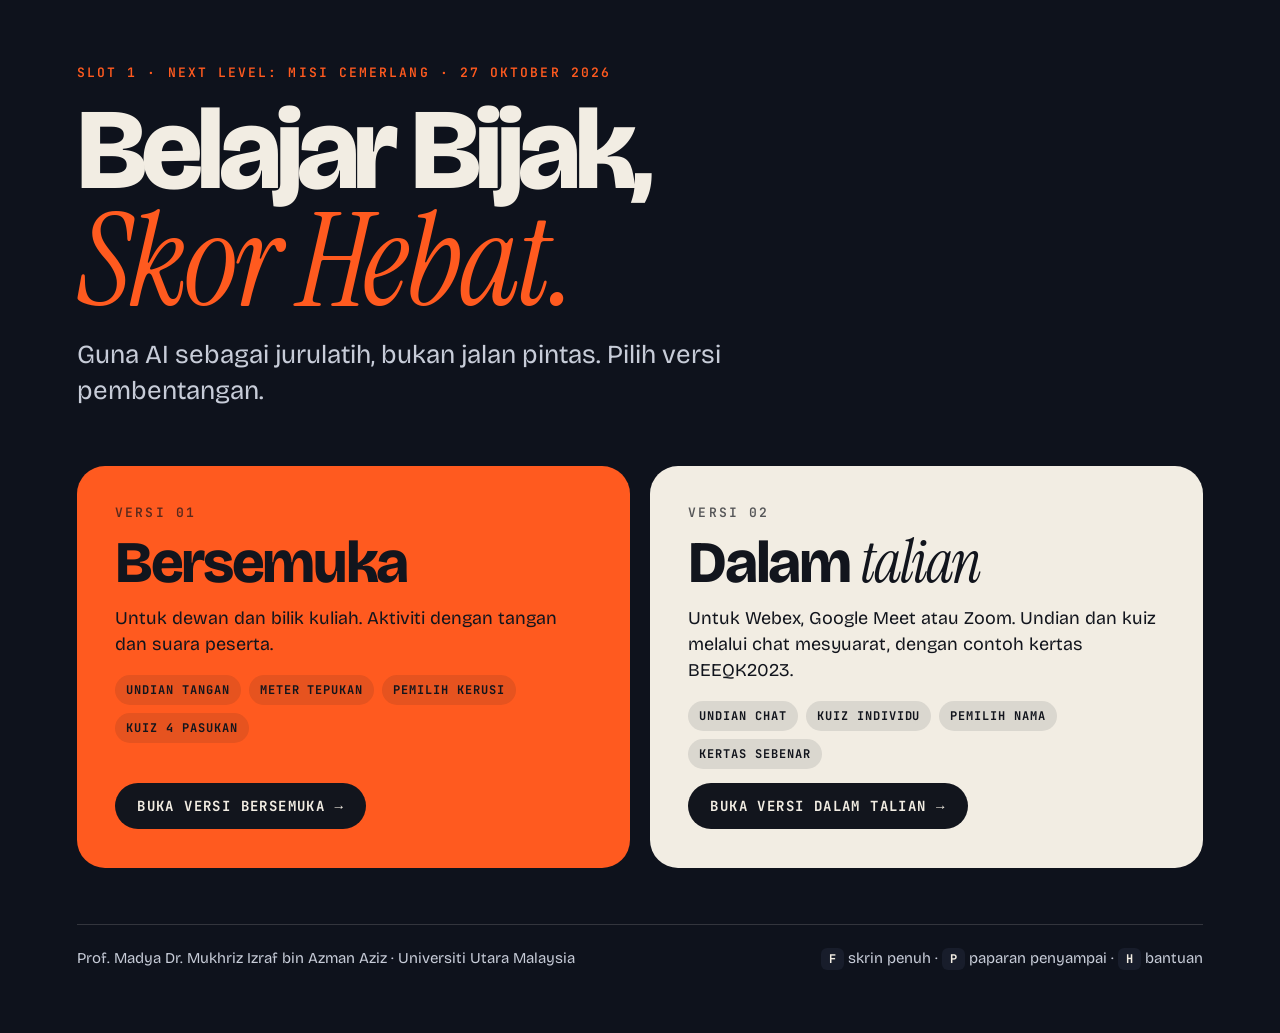
<file: index.html>
<!doctype html>
<html lang="ms">
<head>
<meta charset="utf-8">
<meta name="viewport" content="width=device-width, initial-scale=1">
<meta name="robots" content="noindex, nofollow">
<title>Belajar Bijak, Skor Hebat!</title>
<link rel="stylesheet" href="bersemuka/fonts/fonts.css">
<style>
  :root {
    --paper: #F2EDE3; --ink: #12151D; --night: #0E121C; --night2: #181D2B;
    --mist: #C7CCD8; --mist2: #9098AB; --signal: #FF5A1F;
    --display: 'Bricolage Grotesque', 'Segoe UI', system-ui, sans-serif;
    --serif: 'Instrument Serif', Georgia, serif;
    --mono: 'JetBrains Mono', Consolas, monospace;
  }
  * { box-sizing: border-box; margin: 0; padding: 0; }
  html, body { background: var(--night); }
  body { min-height: 100vh; color: var(--paper); font-family: var(--display); -webkit-font-smoothing: antialiased; display: flex; flex-direction: column; padding: clamp(24px, 5vw, 72px) clamp(16px, 6vw, 96px); gap: clamp(32px, 5vw, 56px); }
  .label { font-family: var(--mono); font-size: 13px; letter-spacing: .16em; text-transform: uppercase; font-weight: 600; color: var(--mist2); }
  header { display: flex; flex-direction: column; gap: 18px; max-width: 1200px; }
  header .label { color: var(--signal); }
  h1 { font-size: clamp(48px, 9vw, 128px); line-height: .9; letter-spacing: -.05em; font-weight: 790; }
  h1 em { display: block; font-family: var(--serif); font-style: italic; font-weight: 400; letter-spacing: -.02em; color: var(--signal); font-size: 1.12em; }
  header p { font-size: clamp(18px, 2.2vw, 26px); line-height: 1.4; color: var(--mist); max-width: 760px; }
  .cards { display: grid; grid-template-columns: repeat(auto-fit, minmax(min(100%, 380px), 1fr)); gap: 20px; max-width: 1200px; }
  .card { position: relative; display: flex; flex-direction: column; gap: 14px; padding: clamp(24px, 3vw, 40px); border-radius: 28px; text-decoration: none; color: var(--ink); min-height: 300px; transition: transform .2s, box-shadow .2s; }
  .card:hover, .card:focus-visible { transform: translateY(-4px); box-shadow: 0 18px 0 rgba(0, 0, 0, .35); outline: none; }
  .card.f2f { background: var(--signal); }
  .card.online { background: var(--paper); }
  .card .label { color: rgba(18, 21, 29, .7); }
  .card h2 { font-size: clamp(36px, 4.6vw, 60px); line-height: .95; letter-spacing: -.04em; font-weight: 760; }
  .card h2 em { font-family: var(--serif); font-style: italic; font-weight: 400; }
  .card p { font-size: 18px; line-height: 1.45; max-width: 46ch; }
  .card ul { list-style: none; display: flex; flex-wrap: wrap; gap: 8px; margin-top: 4px; }
  .card li { font-family: var(--mono); font-size: 12px; letter-spacing: .08em; text-transform: uppercase; font-weight: 700; padding: 7px 11px; border-radius: 999px; background: rgba(18, 21, 29, .1); }
  .card .go { margin-top: auto; display: inline-flex; align-items: center; gap: 12px; align-self: flex-start; font-family: var(--mono); font-size: 14px; font-weight: 700; letter-spacing: .1em; text-transform: uppercase; padding: 14px 22px; border-radius: 999px; background: var(--ink); color: var(--paper); }
  footer { margin-top: auto; display: flex; flex-wrap: wrap; justify-content: space-between; gap: 16px 40px; border-top: 1px solid rgba(242, 237, 227, .16); padding-top: 22px; max-width: 1200px; }
  footer p { font-size: 15px; color: var(--mist); line-height: 1.5; }
  footer kbd { font-family: var(--mono); font-size: 12px; font-weight: 700; padding: 3px 8px; border-radius: 6px; background: var(--night2); color: var(--paper); }
</style>
</head>
<body>
  <header>
    <span class="label">Slot 1 · Next Level: Misi Cemerlang · 27 Oktober 2026</span>
    <h1>Belajar Bijak, <em>Skor Hebat.</em></h1>
    <p>Guna AI sebagai jurulatih, bukan jalan pintas. Pilih versi pembentangan.</p>
  </header>

  <main class="cards">
    <a class="card f2f" href="bersemuka/">
      <span class="label">Versi 01</span>
      <h2>Bersemuka</h2>
      <p>Untuk dewan dan bilik kuliah. Aktiviti dengan tangan dan suara peserta.</p>
      <ul><li>Undian tangan</li><li>Meter tepukan</li><li>Pemilih kerusi</li><li>Kuiz 4 pasukan</li></ul>
      <span class="go">Buka versi bersemuka →</span>
    </a>
    <a class="card online" href="dalam-talian/">
      <span class="label">Versi 02</span>
      <h2>Dalam <em>talian</em></h2>
      <p>Untuk Webex, Google Meet atau Zoom. Undian dan kuiz melalui chat mesyuarat, dengan contoh kertas BEEQK2023.</p>
      <ul><li>Undian chat</li><li>Kuiz individu</li><li>Pemilih nama</li><li>Kertas sebenar</li></ul>
      <span class="go">Buka versi dalam talian →</span>
    </a>
  </main>

  <footer>
    <p>Prof. Madya Dr. Mukhriz Izraf bin Azman Aziz · Universiti Utara Malaysia</p>
    <p><kbd>F</kbd> skrin penuh · <kbd>P</kbd> paparan penyampai · <kbd>H</kbd> bantuan</p>
  </footer>
</body>
</html>
</file>
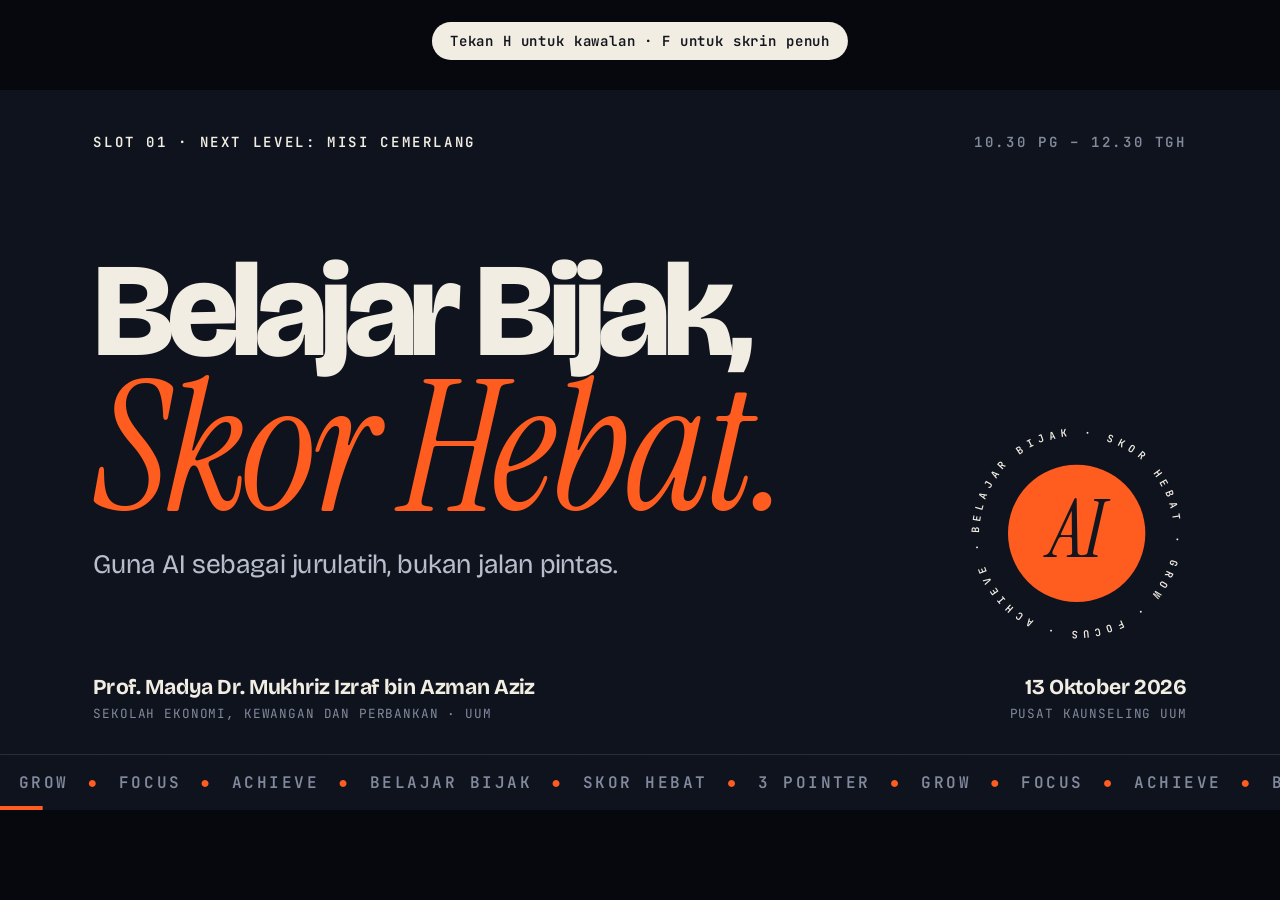
<file: bersemuka/index.html>
<!doctype html>
<html lang="ms">
<head>
<meta charset="utf-8">
<meta name="viewport" content="width=device-width, initial-scale=1">
<meta name="robots" content="noindex, nofollow">
<title>Belajar Bijak, Skor Hebat!</title>
<link rel="stylesheet" href="fonts/fonts.css">
<link rel="stylesheet" href="app/style.css">
</head>
<body>

<div id="stage">

<!-- ============ 01 COVER ============ -->
<section class="slide dark cover" data-title="Belajar Bijak, Skor Hebat!" data-section="Pembuka" data-chrome="off">
  <div class="cover-top label rise" style="--i:0"><span>Slot 01 · Next Level: Misi Cemerlang</span><span>10.30 pg – 12.30 tgh</span></div>
  <h1 class="cover-title">
    <span class="l1 rise" style="--i:1">Belajar Bijak,</span>
    <span class="l2 rise" style="--i:2">Skor Hebat.</span>
  </h1>
  <p class="cover-sub rise" style="--i:3">Guna AI sebagai jurulatih, bukan jalan pintas.</p>
  <div class="badge rise" style="--i:4">
    <svg class="ring" viewBox="0 0 330 330" aria-hidden="true"><defs><path id="ringp" d="M165,165 m-146,0 a146,146 0 1,1 292,0 a146,146 0 1,1 -292,0"/></defs><text><textPath href="#ringp" textLength="905" lengthAdjust="spacing">BELAJAR BIJAK · SKOR HEBAT · GROW · FOCUS · ACHIEVE ·</textPath></text></svg>
    <div class="core"><span>AI</span></div>
  </div>
  <div class="cover-foot rise" style="--i:5">
    <div><b>Prof. Madya Dr. Mukhriz Izraf bin Azman Aziz</b><span>Sekolah Ekonomi, Kewangan dan Perbankan · UUM</span></div>
    <div class="right"><b>13 Oktober 2026</b><span>Pusat Kaunseling UUM</span></div>
  </div>
  <div class="marquee"><div class="track">
    <span>GROW</span><span class="o">●</span><span>FOCUS</span><span class="o">●</span><span>ACHIEVE</span><span class="o">●</span><span>BELAJAR BIJAK</span><span class="o">●</span><span>SKOR HEBAT</span><span class="o">●</span><span>3 POINTER</span><span class="o">●</span>
    <span>GROW</span><span class="o">●</span><span>FOCUS</span><span class="o">●</span><span>ACHIEVE</span><span class="o">●</span><span>BELAJAR BIJAK</span><span class="o">●</span><span>SKOR HEBAT</span><span class="o">●</span><span>3 POINTER</span><span class="o">●</span>
  </div></div>
  <aside class="notes">[2 minit · 10.30] Salam dan selamat pagi. Ini slot pertama hari ini, jadi mulakan dengan tenaga: "Ini bukan ceramah sehala. Anda akan undi, bangun, berbincang dan bertanding." Perkenalkan diri secara ringkas. Matlamat: keluar dari dewan dengan 5 strategi yang boleh digunakan malam ini juga untuk menuju 3 pointer. Bahagikan dewan kepada 4 zon pasukan sekarang (Kiri Depan, Kanan Depan, Kiri Belakang, Kanan Belakang) untuk kuiz di hujung sesi.</aside>
</section>

<!-- ============ 02 AI RACE ============ -->
<section class="slide dark" data-title="Perlumbaan AI 2022–2026" data-section="Pembuka">
  <span class="label rise" style="--i:0;color:var(--signal)">Sejak ChatGPT · tekan → untuk setiap tahun</span>
  <h2 class="h-m rise" style="--i:1;margin-top:18px">Perlumbaan <em>AI</em>: 2022 hingga hari ini.</h2>
  <div class="race rise" style="--i:2">
    <span></span>
    <span class="yr" data-step="1" data-keep>2022</span>
    <span class="yr" data-step="2" data-keep>2023</span>
    <span class="yr" data-step="3" data-keep>2024</span>
    <span class="yr" data-step="4" data-keep>2025</span>
    <span class="yr" data-step="5" data-keep>2026</span>

    <div class="co" style="--c:var(--mint)"><b>ChatGPT</b><span>OpenAI</span></div>
    <div class="cell" style="--c:var(--mint)" data-step="1"><div class="ev"><b>ChatGPT <i>30 Nov</i></b><span>model GPT-3.5</span></div><div class="ev"><b>1 juta</b><span>pengguna dalam 5 hari</span></div></div>
    <div class="cell" style="--c:var(--mint)" data-step="2"><div class="ev"><b>GPT-4 <i>Mac</i></b><span>faham gambar</span></div><div class="ev"><b>DALL·E 3 <i>Okt</i></b><span>lukis gambar</span></div></div>
    <div class="cell" style="--c:var(--mint)" data-step="3"><div class="ev"><b>GPT-4o <i>Mei</i></b><span>berbual dengan suara</span></div><div class="ev"><b>o1 <i>Sep</i></b><span>"berfikir" dahulu</span></div></div>
    <div class="cell" style="--c:var(--mint)" data-step="4"><div class="ev"><b>GPT-5 <i>Ogos</i></b><span>model bersatu</span></div><div class="ev"><b>Sora 2 <i>Sep</i></b><span>video dengan bunyi</span></div></div>
    <div class="cell" style="--c:var(--mint)" data-step="5"><div class="ev"><b>Sora ditutup <i>Apr</i></b><span>kos terlalu tinggi</span></div><div class="ev"><b>GPT-6 <i>Sep</i></b><span>generasi baharu</span></div></div>

    <div class="co" style="--c:var(--signal)"><b>Claude</b><span>Anthropic</span></div>
    <div class="cell none" data-step="1"><p>Belum dilancar</p></div>
    <div class="cell" style="--c:var(--signal)" data-step="2"><div class="ev"><b>Claude <i>Mac</i></b><span>dilancar</span></div><div class="ev"><b>Claude 2 <i>Jul</i></b><span>baca dokumen panjang</span></div></div>
    <div class="cell" style="--c:var(--signal)" data-step="3"><div class="ev"><b>Claude 3 <i>Mac</i></b><span>keluarga 3 model</span></div><div class="ev"><b>Guna PC <i>Okt</i></b><span>klik dan taip sendiri</span></div></div>
    <div class="cell" style="--c:var(--signal)" data-step="4"><div class="ev"><b>Claude Code <i>Feb</i></b><span>tulis kod sendiri</span></div><div class="ev"><b>Claude 4 <i>Mei</i></b><span>ejen kerja panjang</span></div></div>
    <div class="cell" style="--c:var(--signal)" data-step="5"><div class="ev"><b>Claude 5 <i>Jun</i></b><span>Fable 5 dilancar</span></div><div class="ev"><b>Opus 5.5 <i>Sep</i></b><span>model terkini</span></div></div>

    <div class="co" style="--c:var(--blue)"><b>Gemini</b><span>Google</span></div>
    <div class="cell none" data-step="1"><p>Belum dilancar</p></div>
    <div class="cell" style="--c:var(--blue)" data-step="2"><div class="ev"><b>Bard <i>Mac</i></b><span>jawapan Google</span></div><div class="ev"><b>Gemini 1.0 <i>Dis</i></b><span>model baharu</span></div></div>
    <div class="cell" style="--c:var(--blue)" data-step="3"><div class="ev"><b>Bard → Gemini <i>Feb</i></b><span>tukar nama</span></div><div class="ev"><b>Gemini 1.5 <i>Feb</i></b><span>baca 1 juta token</span></div></div>
    <div class="cell" style="--c:var(--blue)" data-step="4"><div class="ev"><b>Veo 3 <i>Mei</i></b><span>video dengan bunyi</span></div><div class="ev"><b>Gemini 3 <i>Nov</i></b><span>model utama baharu</span></div></div>
    <div class="cell" style="--c:var(--blue)" data-step="5"><div class="ev"><b>Gemini 3.1</b><span>kemas kini awal tahun</span></div><div class="ev"><b>Gemini 4</b><span>dijangka tidak lama</span></div></div>
  </div>
  <p class="race-foot label rise" style="--i:3">Pesaing lain: Microsoft Copilot · Meta Llama · xAI Grok · DeepSeek (China)</p>
  <aside class="notes">[3 minit] Pembetulan kecil yang ramai tersilap: ChatGPT dilancar 30 November 2022 dengan model GPT-3.5, dan mencapai 1 juta pengguna dalam 5 hari. Tekan → untuk setiap tahun. 2022: hanya ChatGPT, yang lain belum ada. 2023: GPT-4, Claude dan Bard semuanya dilancar pada bulan yang sama (Mac). Setiap kali satu syarikat melancar, yang lain membalas dalam beberapa bulan. 2024: AI mula bercakap (GPT-4o), berfikir (o1) dan menggunakan komputer (Claude). 2025: video dengan bunyi (Veo 3, Sora 2) dan ejen yang menulis kod (Claude Code). 2026: Claude 5 dan GPT-6. Tidak semua berjaya: aplikasi Sora ditutup April 2026 kerana kos terlalu tinggi. Tanya dewan: "Angkat tangan jika anda guna ChatGPT. Claude? Gemini?" [Semak berita minggu ini: Gemini 4 mungkin sudah dilancar. Jika ya, sebut secara lisan.]</aside>
</section>

<!-- ============ 03 TEXT TO VIDEO ============ -->
<section class="slide light" data-title="Dari teks ke video" data-section="Pembuka">
  <span class="label rise" style="--i:0;color:var(--signal-deep)">Apa yang AI boleh buat · tekan →</span>
  <h2 class="h-m rise" style="--i:1;margin-top:18px">Dari teks ke <em>video</em> dalam tiga tahun.</h2>
  <div class="caps">
    <div class="cap" style="--h:330px;--c:var(--mist2)" data-step="1"><svg viewBox="0 0 24 24" fill="none" stroke="currentColor" stroke-width="2" stroke-linecap="round" stroke-linejoin="round"><path d="M4 6h16M4 11h16M4 16h10"/></svg><span class="n">01 · 2022</span><h3>Teks</h3><p>Tanya, ia jawab dengan tulisan.</p><span class="ex">ChatGPT</span></div>
    <div class="cap" style="--h:376px;--c:var(--blue)" data-step="2"><svg viewBox="0 0 24 24" fill="none" stroke="currentColor" stroke-width="2" stroke-linecap="round" stroke-linejoin="round"><rect x="3" y="4" width="18" height="16" rx="2"/><circle cx="9" cy="10" r="2"/><path d="M21 17l-5-5-9 8"/></svg><span class="n">02 · 2023</span><h3>Gambar</h3><p>Faham gambar, dan lukis gambar baharu.</p><span class="ex">GPT-4 · DALL·E 3</span></div>
    <div class="cap" style="--h:422px;--c:var(--mint)" data-step="3"><svg viewBox="0 0 24 24" fill="none" stroke="currentColor" stroke-width="2" stroke-linecap="round" stroke-linejoin="round"><rect x="9" y="3" width="6" height="11" rx="3"/><path d="M5 11a7 7 0 0 0 14 0M12 18v3"/></svg><span class="n">03 · 2024</span><h3>Suara</h3><p>Berbual seperti di telefon, masa nyata.</p><span class="ex">GPT-4o · Gemini Live</span></div>
    <div class="cap" style="--h:468px;--c:var(--sun)" data-step="4"><svg viewBox="0 0 24 24" fill="none" stroke="currentColor" stroke-width="2" stroke-linecap="round" stroke-linejoin="round"><path d="M9 18h6M10 21h4"/><path d="M12 3a6 6 0 0 0-3.6 10.8c.6.5 1 1.2 1 2v.2h5.2v-.2c0-.8.4-1.5 1-2A6 6 0 0 0 12 3z"/></svg><span class="n">04 · 2024</span><h3>Berfikir</h3><p>Fikir langkah demi langkah sebelum menjawab.</p><span class="ex">o1 · Gemini Deep Think</span></div>
    <div class="cap" style="--h:514px;--c:var(--signal-deep)" data-step="5"><svg viewBox="0 0 24 24" fill="none" stroke="currentColor" stroke-width="2" stroke-linecap="round" stroke-linejoin="round"><path d="M5 3l14 7-6 2-2 6z"/></svg><span class="n">05 · 2025</span><h3>Bertindak</h3><p>Ejen AI guna komputer, tulis kod dan siapkan tugas.</p><span class="ex">Claude Code · ChatGPT agent</span></div>
    <div class="cap top" style="--h:560px;--c:var(--signal)" data-step="6"><svg viewBox="0 0 24 24" fill="none" stroke="currentColor" stroke-width="2" stroke-linecap="round" stroke-linejoin="round"><rect x="3" y="5" width="18" height="14" rx="2"/><path d="M10 9l5 3-5 3z"/></svg><span class="n">06 · 2025</span><h3>Video</h3><p>Satu ayat jadi video lengkap dengan bunyi.</p><span class="ex">Veo 3 · Sora 2</span></div>
  </div>
  <div class="caps-foot" data-step="7"><p>Setiap tahun AI makin hebat. Soalannya: <em>anda</em> pula?</p><span class="label dim">Tekan →</span></div>
  <aside class="notes">[3 minit] Tekan → untuk setiap anak tangga. 1) 2022: teks sahaja. 2) 2023: GPT-4 boleh "melihat" gambar, DALL·E 3 melukis. 3) 2024: GPT-4o berbual dengan suara secara masa nyata. 4) 2024: o1 ialah model pertama yang "berfikir" dahulu sebelum menjawab, sangat kuat dalam matematik dan pengiraan. 5) 2025: ejen AI yang bertindak sendiri, contohnya menulis dan menjalankan kod. 6) Kini: satu ayat menjadi video lengkap dengan suara dan muzik (Veo 3, Sora 2). Tanya dewan: "Angkat tangan jika pernah buat gambar atau video dengan AI." Langkah 7: AI makin pandai setiap tahun. Persoalan sesi ini ialah sama ada ANDA juga makin pandai, atau makin bergantung.</aside>
</section>

<!-- ============ 04 EXAM HALL ============ -->
<section class="slide dark" data-title="Dewan peperiksaan" data-section="Pembuka">
  <span class="label rise" style="--i:0;color:var(--signal)">Tetapi satu perkara tidak berubah</span>
  <h2 class="hall-st rise" style="--i:1">AI boleh buat video.<br>Dalam dewan peperiksaan, <em>hanya ada anda.</em></h2>
  <div class="hall">
    <div data-step="1"><b>0</b><span>alat AI dibenarkan</span></div>
    <div data-step="2"><b>1</b><span>pen, dan apa yang ada dalam kepala anda</span></div>
    <div data-step="3"><b>100%</b><span>jawapan datang daripada otak anda</span></div>
  </div>
  <aside class="notes">[1 minit] Jambatan ke tema sesi. AI boleh buat video, tetapi dalam dewan peperiksaan anda tidak boleh membawanya masuk. Tekan → tiga kali: 0 AI, 1 pen, 100% anda. Maka soalannya bukan "AI mana paling hebat", tetapi "bagaimana guna AI supaya otak saya sendiri jadi lebih kuat". [Jika ada kursus dengan peperiksaan buka buku atau dalam talian, sebut bahawa peraturannya berbeza.] Terus ke undian.</aside>
</section>

<!-- ============ 05 POLL ============ -->
<section class="slide signal poll" data-title="Undian: kekerapan guna AI" data-section="Pembuka" data-widget="poll">
  <div class="head rise" style="--i:0"><span class="label tag">Aktiviti 01 · Undian tangan</span><button class="btn" data-timer="120"><svg viewBox="0 0 24 24" fill="none" stroke="currentColor" stroke-width="2.2" stroke-linecap="round"><circle cx="12" cy="13" r="8"/><path d="M12 9v4l2.5 2.5M9 2h6"/></svg>2:00</button></div>
  <h2 class="h-m q rise" style="--i:1">Minggu lepas, berapa kerap anda guna AI untuk <em>belajar</em>?</h2>
  <div class="poll-rows">
    <button class="poll-row rise" style="--i:2"><span class="pl">A</span><span class="ptx">Tak pernah</span><span class="pbar"><i></i></span><span class="pc"><b>0</b><small>–</small></span></button>
    <button class="poll-row rise" style="--i:3"><span class="pl">B</span><span class="ptx">1 hingga 2 kali</span><span class="pbar"><i></i></span><span class="pc"><b>0</b><small>–</small></span></button>
    <button class="poll-row rise" style="--i:4"><span class="pl">C</span><span class="ptx">Hampir setiap hari</span><span class="pbar"><i></i></span><span class="pc"><b>0</b><small>–</small></span></button>
    <button class="poll-row rise" style="--i:5"><span class="pl">D</span><span class="ptx">Tak boleh hidup tanpanya</span><span class="pbar"><i></i></span><span class="pc"><b>0</b><small>–</small></span></button>
  </div>
  <div class="poll-foot rise" style="--i:6"><span class="label">Klik atau tekan 1–4 untuk kira · Shift = tolak · Jumlah <span class="poll-total">0</span></span><span class="label">Bangun jika jawapan anda C atau D</span></div>
  <aside class="notes">[4 minit] Bangkitkan tenaga: minta semua yang jawab C atau D BANGUN dahulu. Kemudian minta angkat tangan untuk setiap pilihan; kira anggaran tangan dan tekan 1, 2, 3 atau 4 berulang kali (atau klik baris). Shift + nombor untuk tolak. Komen: "Majoriti kita sudah guna AI. Jadi soalannya bukan 'patut guna atau tidak', tetapi 'guna untuk apa dan bagaimana'." Jika ada yang jawab A: "Bagus, hari ini anda akan mula dengan cara yang betul."</aside>
</section>

<!-- ============ 06 WORD CLOUD ============ -->
<section class="slide dark" data-title="Awan kata: apa yang kita minta AI buat" data-section="Pembuka" data-widget="cloud">
  <div class="head rise" style="--i:0"><span class="label tag">Aktiviti 02 · Awan kata</span><button class="btn" data-timer="120"><svg viewBox="0 0 24 24" fill="none" stroke="currentColor" stroke-width="2.2" stroke-linecap="round"><circle cx="12" cy="13" r="8"/><path d="M12 9v4l2.5 2.5M9 2h6"/></svg>2:00</button></div>
  <h2 class="h-m rise" style="--i:1;margin-top:30px">Jujur sikit: apa yang paling kerap anda minta AI <em>buat</em>?</h2>
  <div class="cloud-wrap rise" style="--i:2">
    <div class="cloud"></div>
    <div class="cloud-bar">
      <input class="cloud-in" type="text" placeholder="Taip jawapan pelajar, tekan Enter…" autocomplete="off" spellcheck="false">
      <div class="chips"><button class="chip">siapkan assignment</button><button class="chip">terangkan konsep</button><button class="chip">ringkaskan nota</button><button class="chip">semak grammar</button><button class="chip">soalan latihan</button><button class="chip">terjemah</button><button class="chip">idea tajuk</button></div>
    </div>
  </div>
  <aside class="notes">[3 minit] Minta pelajar jerit jawapan, atau tanya 6 hingga 8 orang secara rawak (tekan W untuk pemilih kerusi rawak). Taip setiap jawapan dan tekan Enter; jawapan sama akan membesar. Klik butang cip untuk jawapan biasa. Bila awan sudah penuh, cari dua perkataan: satu "belajar" (terangkan konsep, soalan latihan) dan satu "jalan pintas" (siapkan assignment). Tanya: "Yang mana satu buat anda lebih pandai minggu depan?"</aside>
</section>

<!-- ============ 07 DILEMMA ============ -->
<section class="slide light" data-title="Dilema: tutor atau tongkat" data-section="Pembuka">
  <div class="dil">
    <div class="side rise" style="--i:0"><span class="label">AI boleh jadi</span><h2>Tutor peribadi <em>24 jam</em> anda</h2></div>
    <div class="dil-or rise" style="--i:1">atau</div>
    <div class="side right" data-step="1"><span class="label">…atau</span><h2>Tongkat yang <em>melemahkan</em> kaki anda</h2></div>
  </div>
  <div class="dil-foot" data-step="2"><p>Bezanya bukan pada alat. Bezanya pada <em>cara</em> anda menggunakannya.</p><span class="label dim">Tekan → </span></div>
  <aside class="notes">[2 minit] Baca kiri, berhenti, kemudian dedahkan kanan. Analogi: tongkat membantu orang yang cedera berjalan, tetapi orang sihat yang guna tongkat setiap hari akan lemah ototnya. AI sama: guna untuk membantu otak berfikir, bukan menggantikan otak. Dedahkan baris bawah: hari ini kita belajar cara guna AI yang membina otot otak.</aside>
</section>

<!-- ============ 08 ILLUSION ============ -->
<section class="slide light" data-title="Ilusi faham" data-section="Kenapa penting">
  <span class="label rise" style="--i:0;color:var(--signal-deep)">Kenapa ia penting</span>
  <h2 class="h-m rise" style="--i:1;margin-top:18px">Ilusi faham: <em>rasa</em> pandai, markah tak naik.</h2>
  <div class="ilu">
    <div class="chart rise" style="--i:2">
      <svg viewBox="0 0 980 500" aria-label="Ilustrasi konsep: rasa faham kekal tinggi, ingatan selepas membaca jatuh, ingatan selepas uji diri lebih kekal">
        <path d="M70,20 V430 H960" fill="none" stroke="#7E838F" stroke-width="2"/>
        <path d="M70,98 C300,79 620,89 950,84" fill="none" stroke="#D9450E" stroke-width="5" stroke-dasharray="16 12" stroke-linecap="round"/>
        <path class="draw" data-step="1" data-keep pathLength="1" d="M70,105 C190,295 420,375 950,404" fill="none" stroke="#12151D" stroke-width="7" stroke-linecap="round"/>
        <path class="draw" data-step="3" data-keep pathLength="1" d="M70,105 C260,170 560,204 950,218" fill="none" stroke="#3553E0" stroke-width="7" stroke-linecap="round"/>
      </svg>
      <span class="axis" style="left:86px;top:-4px">Tahap</span>
      <span class="axis" style="right:20px;top:446px">Masa selepas belajar →</span>
      <span class="cl" style="left:620px;top:38px;color:#D9450E">Rasa faham</span>
      <span class="cl" data-step="1" style="left:590px;top:296px;color:#12151D">Ingatan · baca jawapan sahaja</span>
      <span class="cl" data-step="3" style="left:640px;top:166px;color:#3553E0">Ingatan · uji diri</span>
      <span class="cap" style="top:446px;bottom:auto">Ilustrasi konsep, bukan data sebenar</span>
    </div>
    <div class="pts">
      <div class="pt" data-step="1"><span class="n">01</span><div><h3>Lancar bukan faham</h3><p>Jawapan AI yang lancar membuat otak rasa sudah faham, walhal ia tidak bekerja.</p></div></div>
      <div class="pt" data-step="2"><span class="n">02</span><div><h3>Usaha bina ingatan</h3><p>Kesukaran yang "baik" semasa belajar menguatkan ingatan jangka panjang. <i>Bjork &amp; Bjork, 2011</i></p></div></div>
      <div class="pt" data-step="3"><span class="n">03</span><div><h3>Uji diri menang</h3><p>Cuba mengingat semula lebih berkesan daripada membaca nota berulang kali. <i>Roediger &amp; Karpicke, 2006</i></p></div></div>
    </div>
  </div>
  <aside class="notes">[5 minit] Tanya: "Siapa pernah baca jawapan ChatGPT, rasa faham sangat, tapi bila exam terus blank?" Itulah ilusi faham. Garis putus-putus oren = rasa faham, kekal tinggi. Langkah 1: garis hitam = apa yang sebenarnya diingat bila kita hanya membaca, jatuh cepat. Langkah 2: Bjork menamakannya desirable difficulties: belajar yang sedikit susah itulah yang melekat. Langkah 3: garis biru = kajian testing effect oleh Roediger dan Karpicke; pelajar yang menguji diri mengingat lebih banyak dalam jangka panjang. Tekankan: graf ini ilustrasi konsep, bukan data. Mesej: AI paling berguna bila ia MEMAKSA anda berfikir.</aside>
</section>

<!-- ============ 09 SUBSTITUTE VS COACH ============ -->
<section class="slide sand" data-title="Pengganti atau jurulatih" data-section="Kenapa penting">
  <span class="label rise" style="--i:0;color:var(--signal-deep)">Dua cara guna alat yang sama</span>
  <h2 class="h-m rise" style="--i:1;margin-top:18px">Pengganti <em>atau</em> jurulatih?</h2>
  <div class="vs">
    <div class="vh rise" style="--i:2"></div>
    <div class="vh bad rise" style="--i:2"><svg viewBox="0 0 24 24" fill="none" stroke="currentColor" stroke-width="2.4" stroke-linecap="round"><circle cx="12" cy="12" r="9.5"/><path d="M8.5 8.5l7 7M15.5 8.5l-7 7"/></svg>AI sebagai pengganti</div>
    <div class="vh good-col rise" style="--i:3"><svg viewBox="0 0 24 24" fill="none" stroke="#D9450E" stroke-width="2.4" stroke-linecap="round" stroke-linejoin="round"><circle cx="12" cy="12" r="9.5"/><path d="M7.5 12.5l3 3 6-6.5"/></svg>AI sebagai jurulatih</div>

    <div class="sit" data-step="1">Assignment</div><div class="bad-c" data-step="1">Minta AI tulis esei, terus hantar</div><div class="good-c good-col" data-step="1">Tulis draf sendiri, minta AI kritik</div>
    <div class="sit" data-step="2">Konsep susah</div><div class="bad-c" data-step="2">Salin penerangan AI ke dalam nota</div><div class="good-c good-col" data-step="2">Terangkan semula dengan ayat sendiri</div>
    <div class="sit" data-step="3">Nota kuliah</div><div class="bad-c" data-step="3">Baca ringkasan AI sahaja</div><div class="good-c good-col" data-step="3">Ringkas sendiri, AI cari yang tertinggal</div>
    <div class="sit" data-step="4">Ulang kaji</div><div class="bad-c" data-step="4">Hafal jawapan contoh</div><div class="good-c good-col" data-step="4">Minta AI buat kuiz, kemudian uji diri</div>
    <div class="sit res" data-step="5">Hasil</div><div class="bad-c res" data-step="5">Siap cepat, lupa cepat</div><div class="good-c res" data-step="5"><span>Faham, ingat, <em>skor.</em></span></div>
  </div>
  <aside class="notes">[4 minit] Dedahkan baris demi baris. Tekankan: alat yang sama digunakan di kedua-dua belah; yang berbeza ialah SIAPA yang berfikir. Selepas baris Hasil, tanya: "Hari ini, anda lebih banyak di sebelah mana?" Minta angkat tangan kiri (pengganti) atau kanan (jurulatih). Bila ramai angkat kiri, jangan menghukum: "Tak apa, sebab itu kita ada di sini."</aside>
</section>

<!-- ============ 10 MYTHS ============ -->
<section class="slide signal" data-title="Betul atau salah" data-section="Kenapa penting">
  <div class="head rise" style="--i:0"><span class="label tag">Aktiviti 03 · Ibu jari ke atas atau ke bawah</span><span class="label dim">Klik kad atau tekan → untuk dedah</span></div>
  <h2 class="h-m rise" style="--i:1;margin-top:28px">Betul atau <em>salah?</em></h2>
  <div class="flips">
    <div class="flip rise" style="--i:2" data-step="1" data-keep><div class="flip-in">
      <div class="face front"><span class="label">Kenyataan 01</span><p class="st">"Jawapan AI sentiasa tepat."</p><span class="hint label">↻ Undi dulu</span></div>
      <div class="face back"><span class="label" style="color:var(--mist2)">Kenyataan 01</span><div><p class="verdict no">SALAH</p></div><p class="why">AI menjana teks ikut corak. Ia boleh "berhalusinasi", termasuk mereka tajuk jurnal yang tidak wujud.</p></div>
    </div></div>
    <div class="flip rise" style="--i:3" data-step="2" data-keep><div class="flip-in">
      <div class="face front"><span class="label">Kenyataan 02</span><p class="st">"Guna AI dalam assignment sama dengan menipu."</p><span class="hint label">↻ Undi dulu</span></div>
      <div class="face back"><span class="label" style="color:var(--mist2)">Kenyataan 02</span><div><p class="verdict dep">BERGANTUNG</p></div><p class="why">Ikut polisi kursus dan pensyarah. Ada yang benarkan untuk sumbang saran, ada yang larang sepenuhnya.</p></div>
    </div></div>
    <div class="flip rise" style="--i:4" data-step="3" data-keep><div class="flip-in">
      <div class="face front"><span class="label">Kenyataan 03</span><p class="st">"AI boleh bantu saya belajar lebih cepat."</p><span class="hint label">↻ Undi dulu</span></div>
      <div class="face back"><span class="label" style="color:var(--mist2)">Kenyataan 03</span><div><p class="verdict yes">BETUL</p></div><p class="why">Dengan satu syarat: anda yang masih buat kerja berfikir. Itulah kerangka BIJAK.</p></div>
    </div></div>
  </div>
  <aside class="notes">[5 minit] Untuk setiap kad: baca kenyataan, minta semua tunjuk ibu jari ke atas (betul) atau ke bawah (salah), kemudian tekan → atau klik kad untuk terbalikkan. 1) SALAH: AI boleh mereka fakta dan rujukan. 2) BERGANTUNG: baca garis panduan kursus; tak pasti, tanya pensyarah. 3) BETUL dengan syarat: anda masih yang berfikir. Kad ketiga menjadi jambatan ke kerangka BIJAK.</aside>
</section>

<!-- ============ 11 BIJAK ============ -->
<section class="slide dark" data-title="Kerangka BIJAK" data-section="Kerangka BIJAK">
  <span class="label rise" style="--i:0;color:var(--signal)">Kerangka · 5 strategi</span>
  <h2 class="h-m rise" style="--i:1;margin-top:18px">Lima strategi <em>BIJAK</em> guna AI untuk belajar.</h2>
  <div class="bj">
    <button class="bj-col rise" style="--i:2" data-goto="b"><span class="bj-n">01</span><span class="bj-l">B</span><span class="bj-name">Bina Faham</span><span class="bj-d">AI terangkan, anda terangkan semula</span></button>
    <button class="bj-col rise" style="--i:3" data-goto="i"><span class="bj-n">02</span><span class="bj-l">I</span><span class="bj-name">Imbas Kembali</span><span class="bj-d">AI uji anda dengan soalan dan kad imbas</span></button>
    <button class="bj-col rise" style="--i:4" data-goto="j"><span class="bj-n">03</span><span class="bj-l">J</span><span class="bj-name">Jadual &amp; Fokus</span><span class="bj-d">AI bantu rancang masa ulang kaji</span></button>
    <button class="bj-col rise" style="--i:5" data-goto="a"><span class="bj-n">04</span><span class="bj-l">A</span><span class="bj-name">Analisis &amp; Semak</span><span class="bj-d">AI jadi pengkritik, anda jadi penulis</span></button>
    <button class="bj-col rise" style="--i:6" data-goto="k"><span class="bj-n">05</span><span class="bj-l">K</span><span class="bj-name">Kekal Jujur</span><span class="bj-d">Integriti, privasi dan semak fakta</span></button>
  </div>
  <aside class="notes">[2 minit] Ini peta untuk 25 minit seterusnya. Minta dewan sebut kuat-kuat bersama: "B, I, J, A, K!" Setiap huruf ada satu prompt contoh yang boleh terus disalin dan satu aktiviti "cuba sekarang". Galakkan mereka ambil gambar slaid prompt. Klik mana-mana huruf untuk lompat terus ke strategi itu.</aside>
</section>

<!-- ============ 12 B ============ -->
<section class="slide light" id="b" data-title="B · Bina Faham" data-section="Kerangka BIJAK">
  <div class="strat">
    <div class="left">
      <span class="label rise" style="--i:0;color:var(--signal-deep)">Strategi 01 / 05</span>
      <div class="giant rise" style="--i:1">B</div>
      <div class="dots rise" style="--i:2"><span class="on">B</span><span>I</span><span>J</span><span>A</span><span>K</span></div>
    </div>
    <div class="right">
      <h2 class="rise" style="--i:2">Bina faham dengan teknik <em>Feynman</em>.</h2>
      <p class="lead rise" style="--i:3">Jangan berhenti pada penerangan AI. Terangkan semula dengan ayat sendiri, kemudian biar AI cari lubang dalam kefahaman anda.</p>
      <div class="prompt rise" style="--i:4">
        <div class="prompt-head"><span class="label">Prompt contoh</span><button class="btn copy"><svg viewBox="0 0 24 24" fill="none" stroke="currentColor" stroke-width="2"><rect x="8" y="8" width="12" height="12" rx="2"/><path d="M16 8V5a1 1 0 0 0-1-1H5a1 1 0 0 0-1 1v10a1 1 0 0 0 1 1h3"/></svg>Salin</button></div>
        <p class="prompt-text">Terangkan konsep <mark>[keanjalan harga]</mark> seperti saya pelajar tahun satu. Guna satu contoh dari kehidupan pelajar universiti. Kemudian tanya saya 3 soalan untuk semak kefahaman. Jangan beri jawapan sehingga saya cuba dahulu.</p>
      </div>
      <div class="try rise" style="--i:5"><span class="label">Cuba sekarang</span><p>Terangkan topik paling susah semester ini kepada rakan sebelah dalam 60 saat.</p><button class="btn" data-timer="60"><svg viewBox="0 0 24 24" fill="none" stroke="currentColor" stroke-width="2.2" stroke-linecap="round"><circle cx="12" cy="13" r="8"/><path d="M12 9v4l2.5 2.5M9 2h6"/></svg>1:00</button></div>
    </div>
  </div>
  <aside class="notes">[5 minit] Richard Feynman, ahli fizik pemenang Nobel, terkenal kerana boleh menerangkan idea sukar dengan bahasa mudah. Prinsipnya: jika anda tak boleh terangkan dengan mudah, anda belum faham. Perhatikan ayat terakhir prompt: "Jangan beri jawapan sehingga saya cuba dahulu." Ayat inilah yang menukar AI daripada pemberi jawapan kepada jurulatih. Aktiviti: tekan butang 1:00, setiap orang terangkan kepada rakan, kemudian tukar (tekan sekali lagi). Tanya seorang dua: "Bahagian mana anda tersekat?" Itulah bahagian yang perlu dibawa kepada AI.</aside>
</section>

<!-- ============ 13 I ============ -->
<section class="slide light" id="i" data-title="I · Imbas Kembali" data-section="Kerangka BIJAK">
  <div class="strat">
    <div class="left">
      <span class="label rise" style="--i:0;color:var(--signal-deep)">Strategi 02 / 05</span>
      <div class="giant rise" style="--i:1;padding-left:40px">I</div>
      <div class="dots rise" style="--i:2"><span>B</span><span class="on">I</span><span>J</span><span>A</span><span>K</span></div>
    </div>
    <div class="right">
      <h2 class="rise" style="--i:2">Uji diri, jangan sekadar <em>baca semula</em>.</h2>
      <p class="lead rise" style="--i:3">Mengingat semula menguatkan ingatan lebih daripada membaca berulang kali. Jadikan AI mesin soalan peribadi anda.</p>
      <div class="prompt rise" style="--i:4">
        <div class="prompt-head"><span class="label">Prompt contoh</span><button class="btn copy"><svg viewBox="0 0 24 24" fill="none" stroke="currentColor" stroke-width="2"><rect x="8" y="8" width="12" height="12" rx="2"/><path d="M16 8V5a1 1 0 0 0-1-1H5a1 1 0 0 0-1 1v10a1 1 0 0 0 1 1h3"/></svg>Salin</button></div>
        <p class="prompt-text">Berdasarkan nota kuliah saya di bawah, bina 10 soalan: 5 aneka pilihan, 3 jawapan pendek dan 2 soalan aplikasi. Tanya satu demi satu. Tunggu jawapan saya, kemudian beri maklum balas. <mark>[letak nota]</mark></p>
      </div>
      <div class="try rise" style="--i:5"><span class="label">Cuba malam ini</span><p>Tukar nota kuliah minggu ini kepada 10 kad imbas. Uji diri esok, bukan malam ini.</p><span></span></div>
    </div>
  </div>
  <aside class="notes">[5 minit] Kembali kepada testing effect tadi. Kebanyakan pelajar ulang kaji dengan membaca dan highlight; rasa produktif tetapi kurang berkesan. Kuncinya "tanya satu demi satu, tunggu jawapan saya": jika semua soalan dan jawapan keluar sekali gus, pelajar akan terus baca jawapan. Tambahan: minta AI fokus semula pada soalan yang anda salah, dan ulang kuiz yang sama selepas 3 hari. NotebookLM atau Quizlet juga boleh menjana kad imbas daripada nota sendiri.</aside>
</section>

<!-- ============ 14 J ============ -->
<section class="slide light" id="j" data-title="J · Jadual & Fokus" data-section="Kerangka BIJAK">
  <div class="strat">
    <div class="left">
      <span class="label rise" style="--i:0;color:var(--signal-deep)">Strategi 03 / 05</span>
      <div class="giant rise" style="--i:1">J</div>
      <div class="dots rise" style="--i:2"><span>B</span><span>I</span><span class="on">J</span><span>A</span><span>K</span></div>
    </div>
    <div class="right">
      <h2 class="rise" style="--i:2">Rancang ulang kaji <em>berjarak</em>.</h2>
      <p class="lead rise" style="--i:3">Sedikit tetapi kerap mengalahkan "study last minute". AI boleh menyusun jadual yang realistik untuk anda.</p>
      <div class="prompt rise" style="--i:4">
        <div class="prompt-head"><span class="label">Prompt contoh</span><button class="btn copy"><svg viewBox="0 0 24 24" fill="none" stroke="currentColor" stroke-width="2"><rect x="8" y="8" width="12" height="12" rx="2"/><path d="M16 8V5a1 1 0 0 0-1-1H5a1 1 0 0 0-1 1v10a1 1 0 0 0 1 1h3"/></svg>Salin</button></div>
        <p class="prompt-text">Saya ada 4 subjek: <mark>[A, B, C, D]</mark>. Peperiksaan akhir bermula <mark>[tarikh]</mark>. Saya boleh belajar 3 jam sehari kecuali Jumaat. Bina jadual ulang kaji berjarak dengan sesi 25 minit. Beri lebih masa kepada subjek paling lemah saya: <mark>[B]</mark>.</p>
      </div>
      <div class="try rise" style="--i:5"><span class="label">Mod fokus</span><p>Telefon jauh. 25 minit kerja, 5 minit rehat. AI merancang, anda yang bertindak.</p><span></span></div>
    </div>
  </div>
  <aside class="notes">[4 minit] Kaitkan dengan tema program: FOCUS. Spaced repetition: ulang topik yang sama pada selang yang makin panjang (hari 1, hari 3, hari 7). Teknik Pomodoro: 25 minit fokus penuh, 5 minit rehat. Amaran: jadual cantik daripada AI tak bermakna apa-apa jika tidak diikuti. Minta pelajar fikir satu "pencuri fokus" terbesar mereka (TikTok, Instagram, game) dan cara menjauhkannya.</aside>
</section>

<!-- ============ 15 A ============ -->
<section class="slide light" id="a" data-title="A · Analisis & Semak" data-section="Kerangka BIJAK">
  <div class="strat">
    <div class="left">
      <span class="label rise" style="--i:0;color:var(--signal-deep)">Strategi 04 / 05</span>
      <div class="giant rise" style="--i:1">A</div>
      <div class="dots rise" style="--i:2"><span>B</span><span>I</span><span>J</span><span class="on">A</span><span>K</span></div>
    </div>
    <div class="right">
      <h2 class="rise" style="--i:2">AI sebagai pengkritik, <em>bukan</em> penulis.</h2>
      <p class="lead rise" style="--i:3">Tulis draf sendiri dahulu. Kemudian minta AI menilai hujah, struktur dan bahasa berdasarkan rubrik pensyarah.</p>
      <div class="prompt rise" style="--i:4">
        <div class="prompt-head"><span class="label">Prompt contoh</span><button class="btn copy"><svg viewBox="0 0 24 24" fill="none" stroke="currentColor" stroke-width="2"><rect x="8" y="8" width="12" height="12" rx="2"/><path d="M16 8V5a1 1 0 0 0-1-1H5a1 1 0 0 0-1 1v10a1 1 0 0 0 1 1h3"/></svg>Salin</button></div>
        <p class="prompt-text">Anda pensyarah yang tegas. Nilai draf perenggan saya berdasarkan rubrik ini: <mark>[letak rubrik]</mark>. Senaraikan 3 kelemahan utama dan cara memperbaikinya. Jangan tulis semula perenggan saya.</p>
      </div>
      <div class="try rise" style="--i:5"><span class="label">Wajib</span><p>Semak setiap fakta dan rujukan dengan sumber asal: buku teks, jurnal, pangkalan data perpustakaan.</p><span></span></div>
    </div>
  </div>
  <aside class="notes">[5 minit] Strategi paling berkuasa untuk assignment. Draf pertama mesti datang dari otak anda; itulah yang dinilai pensyarah. AI kemudian menjadi "pensyarah percubaan" sebelum hantar. Perhatikan "Jangan tulis semula perenggan saya": anda yang membaiki, jadi anda yang belajar. Bahagian wajib: AI kerap mereka rujukan yang kelihatan sah tetapi tidak wujud. Semak di Google Scholar atau pangkalan data perpustakaan universiti. Tak jumpa? Jangan guna.</aside>
</section>

<!-- ============ 16 K ============ -->
<section class="slide light" id="k" data-title="K · Kekal Jujur" data-section="Kerangka BIJAK">
  <div class="strat">
    <div class="left">
      <span class="label rise" style="--i:0;color:var(--signal-deep)">Strategi 05 / 05</span>
      <div class="giant rise" style="--i:1">K</div>
      <div class="dots rise" style="--i:2"><span>B</span><span>I</span><span>J</span><span>A</span><span class="on">K</span></div>
    </div>
    <div class="right">
      <h2 class="rise" style="--i:2">Integriti dahulu, <em>markah</em> kemudian.</h2>
      <p class="lead rise" style="--i:3">Ikut garis panduan AI setiap kursus. Jika dibenarkan, isytiharkan cara anda menggunakannya. Hasil akhir mesti hasil fikiran anda.</p>
      <div class="prompt rise" style="--i:4">
        <div class="prompt-head"><span class="label">Contoh pengisytiharan</span><button class="btn copy"><svg viewBox="0 0 24 24" fill="none" stroke="currentColor" stroke-width="2"><rect x="8" y="8" width="12" height="12" rx="2"/><path d="M16 8V5a1 1 0 0 0-1-1H5a1 1 0 0 0-1 1v10a1 1 0 0 0 1 1h3"/></svg>Salin</button></div>
        <p class="prompt-text">Saya menggunakan <mark>[nama alat AI]</mark> untuk menjana soalan latihan dan menyemak tatabahasa. Semua idea, analisis dan hujah dalam tugasan ini adalah hasil kerja saya sendiri.</p>
      </div>
      <div class="try rise" style="--i:5"><span class="label">Jangan</span><p>Muat naik data peribadi atau sulit. Hantar rujukan yang anda belum baca sendiri.</p><span></span></div>
    </div>
  </div>
  <aside class="notes">[4 minit] Nada: melindungi, bukan menakutkan. Salah guna AI boleh membawa markah sifar atau tindakan tatatertib, yang menjatuhkan CGPA lebih teruk daripada markah rendah. [Sebut garis panduan AI rasmi universiti jika ada, atau minta pelajar semak dengan fakulti masing-masing.] Jangan letak nombor matrik, IC, data responden kajian atau soalan peperiksaan yang belum dikeluarkan ke dalam alat AI awam. Kertas lepas yang telah dikeluarkan untuk latihan boleh digunakan. Rujukan palsu mudah dikesan pensyarah.</aside>
</section>

<!-- ============ 17 RECIPE ============ -->
<section class="slide dark" data-title="Resipi prompt" data-section="Kemahiran prompt" data-widget="recipe">
  <span class="label rise" style="--i:0;color:var(--signal)">Kemahiran prompt · tekan → untuk bina</span>
  <h2 class="h-m rise" style="--i:1;margin-top:18px">Resipi prompt: <em>4 bahan</em> wajib.</h2>
  <div class="rcp">
    <div class="ings rise" style="--i:2">
      <div class="ing c-signal" data-step="1" data-keep><span class="dot">1</span><div><h3>Peranan</h3><p>Siapa AI?</p></div></div>
      <div class="ing c-sun" data-step="2" data-keep><span class="dot">2</span><div><h3>Tugas</h3><p>Apa yang perlu dibuat?</p></div></div>
      <div class="ing c-blue" data-step="3" data-keep><span class="dot">3</span><div><h3>Konteks</h3><p>Siapa anda, apa tahap anda?</p></div></div>
      <div class="ing c-mint" data-step="4" data-keep><span class="dot">4</span><div><h3>Format</h3><p>Bagaimana rupa jawapan?</p></div></div>
      <div class="ing" style="--c:var(--paper)" data-step="5" data-keep><span class="dot">+</span><div><h3>Ayat ajaib</h3><p>Biar AI tanya anda dahulu</p></div></div>
    </div>
    <div class="rcp-card rise" style="--i:3">
      <span class="label">Sebelum</span>
      <p class="before">terangkan ujian-t</p>
      <span class="label">Selepas</span>
      <p class="after"><span class="ph">Prompt yang mantap akan terbina di sini…</span><span class="seg c-signal" data-step="1" data-keep>Anda tutor statistik yang sabar. </span><span class="seg c-sun" data-step="2" data-keep>Terangkan ujian-t dan beri 3 soalan latihan. </span><span class="seg c-blue" data-step="3" data-keep>Saya pelajar tahun 2 yang lemah dalam matematik. </span><span class="seg c-mint" data-step="4" data-keep>Guna jadual ringkas dan contoh langkah demi langkah. </span><span class="seg" style="--c:var(--paper)" data-step="5" data-keep>Tanya saya soalan dahulu jika maklumat tidak cukup.</span></p>
      <div class="meter-row"><span class="label">Kualiti</span><div class="meter"><i></i></div><span class="meter-label">Lemah</span></div>
    </div>
  </div>
  <aside class="notes">[4 minit] Mula dengan prompt "Sebelum": terangkan ujian-t. Tanya: "Jawapan macam mana yang anda jangka?" (umum, panjang, tak kena tahap). Tekan → untuk tambah setiap bahan; meter kualiti naik. Bila lengkap, baca seluruh prompt kuat-kuat supaya dewan dengar perbezaannya. Ayat ajaib membuat AI menemu bual anda dahulu, jadi jawapannya lebih tepat. Terus ke Prompt Battle.</aside>
</section>

<!-- ============ 18 BATTLE ============ -->
<section class="slide signal" data-title="Prompt Battle" data-section="Kemahiran prompt">
  <div class="head rise" style="--i:0"><span class="label tag">Aktiviti 04 · Berpasangan</span><button class="btn" data-timer="180"><svg viewBox="0 0 24 24" fill="none" stroke="currentColor" stroke-width="2.2" stroke-linecap="round"><circle cx="12" cy="13" r="8"/><path d="M12 9v4l2.5 2.5M9 2h6"/></svg>3:00</button></div>
  <div class="bt">
    <div class="left">
      <h2 class="h-l rise" style="--i:1">Prompt <em>Battle!</em></h2>
      <div class="weak rise" style="--i:2"><span class="label">Prompt asal</span><p>buat esei pasal inflasi</p></div>
      <p class="body-l rise" style="--i:3">Tulis semula guna resipi <b>Peranan + Tugas + Konteks + Format</b> supaya AI membantu anda <b>belajar</b>, bukan menulis untuk anda.</p>
      <div class="rules rise" style="--i:4"><span>3 minit</span><span>Berpasangan</span><span>3 pasangan terbaik ke depan</span></div>
    </div>
    <div class="right">
      <div class="model-ghost rise" style="--i:3"><span class="label">Contoh jawapan<br>didedahkan selepas masa tamat</span></div>
      <div class="model" data-step="1">
        <span class="label">Contoh jawapan</span>
        <p>Anda tutor ekonomi. Saya pelajar tahun 1 yang perlu menulis esei 1,000 patah perkataan tentang punca inflasi di Malaysia. Bantu saya bina rangka hujah melalui soalan panduan. <mark>Jangan tulis esei untuk saya.</mark></p>
      </div>
    </div>
  </div>
  <aside class="notes">[5 minit] Tekan butang 3:00. Pasangan tulis di telefon atau kertas; yang mahu boleh terus cuba prompt mereka dalam alat AI dan bandingkan hasilnya dengan prompt asal. Bila masa tamat, panggil 3 pasangan (atau tekan W untuk pilih secara rawak) untuk baca prompt mereka. Tekan → untuk dedahkan contoh jawapan; tekankan ayat terakhir. Slaid seterusnya: meter tepukan untuk pilih juara.</aside>
</section>

<!-- ============ 19 APPLAUSE ============ -->
<section class="slide dark" data-title="Meter tepukan" data-section="Kemahiran prompt" data-widget="applause">
  <span class="label rise" style="--i:0;color:var(--signal)">Penjurian · dewan sebagai juri</span>
  <h2 class="h-m rise" style="--i:1;margin-top:18px">Meter <em>tepukan</em>: siapa juara prompt?</h2>
  <div class="ap">
    <div class="ap-col rise" style="--i:2"><input class="ap-name" value="Pasangan 1" spellcheck="false"><div class="ap-crown"><svg viewBox="0 0 24 24"><path d="M12 2l2.9 6.6 7.1.6-5.4 4.7 1.6 7L12 17.3 5.8 20.9l1.6-7L2 9.2l7.1-.6z"/></svg>JUARA</div><div class="ap-meter"><div class="ap-fill"></div></div><b class="ap-score">0</b><div class="ap-ctl"><button class="mini ap-minus">−</button><button class="btn ap-go">Ukur · 1</button><button class="mini ap-plus">+</button></div></div>
    <div class="ap-col rise" style="--i:3"><input class="ap-name" value="Pasangan 2" spellcheck="false"><div class="ap-crown"><svg viewBox="0 0 24 24"><path d="M12 2l2.9 6.6 7.1.6-5.4 4.7 1.6 7L12 17.3 5.8 20.9l1.6-7L2 9.2l7.1-.6z"/></svg>JUARA</div><div class="ap-meter"><div class="ap-fill"></div></div><b class="ap-score">0</b><div class="ap-ctl"><button class="mini ap-minus">−</button><button class="btn ap-go">Ukur · 2</button><button class="mini ap-plus">+</button></div></div>
    <div class="ap-col rise" style="--i:4"><input class="ap-name" value="Pasangan 3" spellcheck="false"><div class="ap-crown"><svg viewBox="0 0 24 24"><path d="M12 2l2.9 6.6 7.1.6-5.4 4.7 1.6 7L12 17.3 5.8 20.9l1.6-7L2 9.2l7.1-.6z"/></svg>JUARA</div><div class="ap-meter"><div class="ap-fill"></div></div><b class="ap-score">0</b><div class="ap-ctl"><button class="mini ap-minus">−</button><button class="btn ap-go">Ukur · 3</button><button class="mini ap-plus">+</button></div></div>
  </div>
  <p class="ap-status label rise" style="--i:5">Tekan 1, 2 atau 3 · dewan bertepuk selama 4 saat · mikrofon laptop mengukur</p>
  <aside class="notes">[3 minit] Klik nama untuk tukar kepada nama pasangan sebenar. Tekan 1 dan minta dewan bertepuk untuk pasangan pertama selama 4 saat; meter mengukur bunyi melalui mikrofon laptop (benarkan akses mikrofon bila diminta pada kali pertama). Ulang untuk 2 dan 3. Jika mikrofon tidak berfungsi, guna butang + dan − untuk markah manual. Juara dapat mahkota. [Pilihan: hadiah kecil.]</aside>
</section>

<!-- ============ 20 META-PROMPT ============ -->
<section class="slide light" data-title="Baiki prompt dengan AI" data-section="Kemahiran prompt">
  <span class="label rise" style="--i:0;color:var(--signal-deep)">Kemahiran prompt · AI sebagai jurulatih prompt</span>
  <h2 class="h-m rise" style="--i:1;margin-top:18px">Tak pasti cara tulis? Minta AI <em>baiki prompt</em> anda.</h2>
  <div class="mp">
    <div>
      <div class="st3" data-step="1"><span class="n">01</span><div><h3>Tulis versi kasar</h3><p>Tak perlu sempurna. Contoh: <b>buat esei pasal inflasi</b></p></div></div>
      <div class="st3" data-step="2"><span class="n">02</span><div><h3>Biar AI soal anda dahulu</h3><p>Tahap anda? Bahagian mana keliru? Mahu nota, contoh atau kuiz?</p></div></div>
      <div class="st3 key" data-step="3"><span class="n">!</span><div><h3>Simpan prompt terbaik</h3><p>Guna semula untuk topik lain. Tukar sahaja perkataan dalam <b>[kurungan]</b>.</p></div></div>
    </div>
    <div class="mp-r">
    <div class="prompt rise" style="--i:2">
      <div class="prompt-head"><span class="label">Prompt untuk baiki prompt</span><button class="btn copy"><svg viewBox="0 0 24 24" fill="none" stroke="currentColor" stroke-width="2"><rect x="8" y="8" width="12" height="12" rx="2"/><path d="M16 8V5a1 1 0 0 0-1-1H5a1 1 0 0 0-1 1v10a1 1 0 0 0 1 1h3"/></svg>Salin</button></div>
      <p class="prompt-text">Saya mahu belajar menulis esei tentang <mark>[punca inflasi di Malaysia]</mark>. Ini prompt saya: <mark>[buat esei pasal inflasi]</mark>. Jangan jawab dahulu. Tanya saya 3 soalan untuk mengisi maklumat yang tertinggal. Kemudian tulis semula prompt itu guna Peranan, Tugas, Konteks dan Format, dan terangkan apa yang anda ubah.</p>
    </div>
    <div class="mp-try rise" style="--i:3"><span class="label">Cuba malam ini</span><p>Ambil gambar slaid ini, tukar perkataan dalam [kurungan] kepada topik anda, dan uji di AI pilihan anda.</p></div>
    </div>
  </div>
  <aside class="notes">[3 minit] Sambungan terus dari Prompt Battle: tak semua orang pandai menulis prompt, dan itu tidak mengapa. AI sendiri boleh menjadi jurulatih prompt. Tekan → untuk setiap langkah. 1) Tulis versi kasar, walaupun sependek "buat esei pasal inflasi". 2) Prompt di sebelah kanan meminta AI bertanya 3 soalan dahulu: tahap anda, bahagian yang keliru, dan bentuk jawapan yang anda mahu. 3) Simpan prompt yang berjaya dalam nota telefon dan guna semula; tukar perkataan dalam kurungan sahaja. Minta peserta ambil gambar slaid ini supaya boleh menyimpan prompt itu.</aside>
</section>

<!-- ============ 21 PREFERENCES ============ -->
<section class="slide sand" data-title="Tetapkan pilihan AI" data-section="Kemahiran prompt">
  <span class="label rise" style="--i:0;color:var(--signal-deep)">Tetapkan sekali, guna setiap kali</span>
  <h2 class="h-m rise" style="--i:1;margin-top:18px">Ajar AI siapa <em>anda</em>: tetapkan pilihan.</h2>
  <div class="mp tight">
    <div>
      <div class="st3" data-step="1"><span class="n">01</span><div><h3>ChatGPT</h3><p><small>Personalization → Custom instructions</small></p></div></div>
      <div class="st3" data-step="2"><span class="n">02</span><div><h3>Claude</h3><p><small>Settings → Profile · atau Projects</small></p></div></div>
      <div class="st3" data-step="3"><span class="n">03</span><div><h3>Gemini</h3><p><small>Settings → Personal context · atau Gems</small></p></div></div>
      <div class="st3 key" data-step="4"><span class="n">!</span><div><h3>Privasi</h3><p>Semak tetapan data. Jangan simpan <b>no. matrik</b>, <b>IC</b> atau data peribadi.</p></div></div>
    </div>
    <div class="mp-r">
    <div class="prompt rise" style="--i:2">
      <div class="prompt-head"><span class="label">Templat pilihan · pelajar Malaysia</span><button class="btn copy"><svg viewBox="0 0 24 24" fill="none" stroke="currentColor" stroke-width="2"><rect x="8" y="8" width="12" height="12" rx="2"/><path d="M16 8V5a1 1 0 0 0-1-1H5a1 1 0 0 0-1 1v10a1 1 0 0 0 1 1h3"/></svg>Salin</button></div>
      <p class="prompt-text">Saya pelajar sarjana muda tahun <mark>[2]</mark> di <mark>[UUM]</mark>, program <mark>[Ekonomi]</mark>. Terangkan dalam Bahasa Melayu, tetapi kekalkan istilah teknikal dalam bahasa Inggeris. Jadi jurulatih, bukan penulis: jangan siapkan tugasan atau jawapan peperiksaan saya, bimbing saya langkah demi langkah. Guna contoh Malaysia (ringgit, data DOSM, BNM). Jika tidak pasti, katakan; jangan reka rujukan. Akhiri setiap jawapan dengan 2 soalan semak faham.</p>
    </div>
    <div class="mp-try rise" style="--i:3"><span class="label">Uji malam ini</span><p>Selepas tetapkan, tanya AI: "Apa yang anda tahu tentang cara saya mahu belajar?"</p></div>
    </div>
  </div>
  <aside class="notes">[3 minit] Pilihan (custom instructions) ialah arahan tetap yang AI baca sebelum setiap perbualan. Tetapkan sekali, dan anda tidak perlu ulang "saya pelajar tahun 2, jangan beri jawapan terus" setiap kali. Tekan → untuk tempat menetapkannya dalam ChatGPT, Claude dan Gemini. Projects (Claude) dan Gems (Gemini) boleh dibina satu untuk setiap kursus, lengkap dengan nota kuliah. [Nama menu berubah dari semasa ke semasa; semak dalam aplikasi sebelum sesi.] Terangkan templat: bahasa (BM untuk faham, istilah Inggeris kerana kertas peperiksaan dalam bahasa Inggeris), peranan jurulatih (selari dengan integriti), contoh Malaysia, dan larangan mereka rujukan. Langkah 4, privasi: semak tetapan data dalam setiap aplikasi, dan jangan letak nombor matrik, IC atau maklumat peribadi. Minta peserta ambil gambar templat ini. Cabaran: tetapkan malam ini dan tukar perkataan dalam kurungan.</aside>
</section>

<!-- ============ 22 DEMO ============ -->
<section class="slide light" data-title="Demo: nota ke kuiz" data-section="Kemahiran prompt" data-widget="chat">
  <div class="demo">
    <div class="left">
      <span class="label rise" style="--i:0;color:var(--signal-deep)">Demo · tekan → untuk main</span>
      <h2 class="h-m rise" style="--i:1;font-size:64px">Nota kuliah ke kuiz dalam <em>2 minit</em>.</h2>
      <ol class="demo-steps rise" style="--i:2">
        <li><b>1</b><span>Letak nota, minta soalan</span></li>
        <li><b>2</b><span>AI tanya satu demi satu</span></li>
        <li><b>3</b><span>Jawab tanpa lihat nota</span></li>
        <li><b>4</b><span>Belajar dari silap</span></li>
      </ol>
      <p class="body dim rise" style="--i:3">Alat: ChatGPT, Gemini, Claude, Copilot, NotebookLM. Guna yang dibenarkan kursus anda.</p>
    </div>
    <div class="chatwin rise" style="--i:2">
      <div class="chat-top"><i></i><i></i><i></i><span class="label">Pembantu AI</span><span class="label">Simulasi luar talian</span></div>
      <div class="chat-body">
        <div class="msg user" data-step="1" data-keep><span class="who">Anda</span><span class="msg-text">Ini nota kuliah saya tentang keanjalan harga permintaan. [nota diletak] Bina 10 soalan dari mudah ke sukar. Tanya satu demi satu dan tunggu jawapan saya.</span></div>
        <div class="msg ai" data-step="2" data-keep><span class="who">Pembantu AI</span><span class="msg-text">Baik! Soalan 1 (mudah): Harga naik 10% dan kuantiti diminta turun 20%. Adakah permintaan ini anjal atau tidak anjal?</span></div>
        <div class="msg user" data-step="3" data-keep><span class="who">Anda</span><span class="msg-text">Tidak anjal.</span></div>
        <div class="msg ai ok" data-step="4" data-keep><span class="who">Pembantu AI</span><span class="msg-text">Belum tepat. Kuantiti berubah 20%, lebih besar daripada perubahan harga 10%. Keanjalan = 20 ÷ 10 = 2, jadi permintaan ini ANJAL. Petua: bandingkan peratus perubahan kuantiti dengan harga. Sedia untuk soalan 2?</span></div>
      </div>
    </div>
  </div>
  <aside class="notes">[5 minit] Ini simulasi luar talian, jadi tetap berfungsi tanpa internet. Tekan → untuk setiap mesej. Jika internet dewan baik, tukar ke pelayar dan buat demo sebenar dengan topik yang dicadangkan pelajar. Tekankan langkah 4: kesilapan bukan kegagalan; di situlah pembelajaran berlaku. Keanjalan = % perubahan kuantiti ÷ % perubahan harga; lebih daripada 1 bermaksud anjal.</aside>
</section>

<!-- ============ 23 RED FLAGS ============ -->
<section class="slide dark" data-title="5 lampu merah" data-section="Integriti">
  <span class="label rise" style="--i:0;color:var(--signal)">Hati-hati</span>
  <h2 class="h-m rise" style="--i:1;margin-top:18px">5 lampu <em>merah</em> bila guna AI.</h2>
  <div class="rf-grid">
    <div class="rf rise" style="--i:2"><span class="n">01</span><h3>Halusinasi</h3><p>Fakta dan rujukan boleh direka. Sentiasa semak sumber asal.</p></div>
    <div class="rf rise" style="--i:3"><span class="n">02</span><h3>Privasi</h3><p>Jangan letak data peribadi, maklumat sulit atau soalan peperiksaan yang belum dikeluarkan.</p></div>
    <div class="rf rise" style="--i:4"><span class="n">03</span><h3>Bergantung</h3><p>Tak boleh mula tanpa AI? Itu tanda otot otak makin lemah.</p></div>
    <div class="rf rise" style="--i:5"><span class="n">04</span><h3>Berat sebelah</h3><p>Jawapan AI mungkin tidak sesuai dengan konteks Malaysia.</p></div>
    <div class="rf rise" style="--i:6"><span class="n">05</span><h3>Polisi</h3><p>Setiap kursus ada peraturan berbeza. Tak pasti? Tanya pensyarah.</p></div>
    <div class="rf final rise" style="--i:7"><h3>AI pembantu.<br>Anda <em>pemandu.</em></h3></div>
  </div>
  <aside class="notes">[3 minit] Lalu dengan pantas, satu ayat setiap kad. Halusinasi: kongsi contoh pelajar yang menghantar rujukan palsu (jika ada). Bergantung: ujian mudah ialah cuba mula tugasan 10 minit pertama tanpa AI. Tutup dengan kad oren: AI ialah GPS, tetapi anda yang memegang stereng.</aside>
</section>

<!-- ============ 24 FYP SHORTCUT ============ -->
<section class="slide dark" data-title="Kes FYP: AI baca untuk anda" data-section="Integriti">
  <span class="label rise" style="--i:0;color:var(--signal)">Kes biasa · FYP, tesis, assignment artikel jurnal</span>
  <h2 class="h-m rise" style="--i:1;margin-top:18px">Bila AI yang <em>membaca</em>, siapa yang belajar?</h2>
  <div class="dom">
    <div class="dm" style="--c:var(--sun)" data-step="1"><span class="n">01</span><h3>"Ringkaskan 30 artikel ini"</h3><p>Siap dalam 10 minit. Terasa produktif.</p></div>
    <div class="dm" style="--c:var(--sun)" data-step="2"><span class="n">02</span><h3>Kajian literatur dari ringkasan</h3><p>Tiada satu artikel asal pun dibaca.</p></div>
    <div class="dm" style="--c:var(--signal)" data-step="3"><span class="n">03</span><h3>Ringkasan silap, rujukan rekaan</h3><p>Kaedah, data dan had kajian tertinggal.</p></div>
    <div class="dm" style="--c:var(--signal)" data-step="4"><span class="n">04</span><h3>Tiada gap kajian sendiri</h3><p>Idea anda sama dengan semua orang yang guna AI.</p></div>
    <div class="dm end" style="--c:var(--signal)" data-step="5"><span class="n">05</span><h3>Viva dan pembentangan</h3><p>Penyelia tanya "Kenapa kaedah ini?" Anda diam.</p></div>
  </div>
  <div class="lost" data-step="6"><span class="label">Kemahiran yang hilang</span><div><span>Membaca kritis</span><span>Sintesis idea</span><span>Mencari gap kajian</span><span>Menulis hujah sendiri</span></div></div>
  <aside class="notes">[3 minit] Ini masalah paling biasa yang penyelia FYP dan tesis lihat sekarang. Tekan → untuk setiap domino. 1) Pelajar letak 30 PDF dan minta AI ringkaskan; terasa produktif. 2) Kajian literatur ditulis daripada ringkasan, bukan artikel asal. 3) Ringkasan AI boleh salah faham dapatan, tertinggal kaedah dan had kajian, malah mereka rujukan. 4) Gap kajian ialah idea yang lahir daripada membaca banyak artikel dan nampak apa yang belum dikaji; ringkasan tidak memberi anda itu. Semua orang yang guna prompt sama mendapat idea yang sama. 5) Viva: penyelia atau pemeriksa bertanya soalan yang hanya boleh dijawab jika anda sendiri membaca. Langkah 6: kemahiran yang hilang ialah kemahiran yang majikan dan program pascasiswazah cari. Tanya dewan: "Angkat tangan jika pernah minta AI ringkaskan artikel tanpa membacanya." Jangan malukan sesiapa. [Jika ada, kongsi pengalaman sebenar sebagai penyelia, tanpa nama pelajar.]</aside>
</section>

<!-- ============ 25 READ WITH AI ============ -->
<section class="slide light" data-title="Cara betul membaca artikel" data-section="Integriti">
  <span class="label rise" style="--i:0;color:var(--signal-deep)">Cara betul · artikel jurnal</span>
  <h2 class="h-m rise" style="--i:1;margin-top:18px">Baca sendiri. AI jadi <em>pembantu</em> membaca.</h2>
  <div class="mp tight">
    <div>
      <div class="st3" data-step="1"><span class="n">01</span><div><h3>Sebelum baca</h3><p>Minta AI terangkan istilah dan latar topik.</p></div></div>
      <div class="st3" data-step="2"><span class="n">02</span><div><h3>Baca sendiri</h3><p>Abstrak, kaedah, dapatan, had. Isi <b>jadual matriks literatur</b> anda.</p></div></div>
      <div class="st3" data-step="3"><span class="n">03</span><div><h3>Selepas baca</h3><p>Tulis ringkasan anda dahulu, kemudian minta AI menguji anda.</p></div></div>
      <div class="st3 key" data-step="4"><span class="n">!</span><div><h3>Sumber asal menang</h3><p>Setiap petikan dan angka mesti ada dalam artikel. Tiada? <b>Jangan guna.</b></p></div></div>
    </div>
    <div class="mp-r">
    <div class="prompt rise" style="--i:2">
      <div class="prompt-head"><span class="label">Prompt selepas membaca</span><button class="btn copy"><svg viewBox="0 0 24 24" fill="none" stroke="currentColor" stroke-width="2"><rect x="8" y="8" width="12" height="12" rx="2"/><path d="M16 8V5a1 1 0 0 0-1-1H5a1 1 0 0 0-1 1v10a1 1 0 0 0 1 1h3"/></svg>Salin</button></div>
      <p class="prompt-text">Saya sudah membaca artikel <mark>[tajuk artikel]</mark>. Ini ringkasan saya: <mark>[letak ringkasan]</mark>. Jangan ringkaskan artikel itu untuk saya. Tanya saya 5 soalan tentang soalan kajian, kaedah, data, dapatan dan had kajian. Selepas saya jawab, beritahu apa yang saya terlepas supaya saya semak semula dalam artikel asal.</p>
    </div>
    <div class="mp-try rise" style="--i:3"><span class="label">Minggu ini</span><p>Baca satu artikel FYP sendiri dan isi satu baris matriks: pengarang, tahun, kaedah, data, dapatan, had.</p></div>
    </div>
  </div>
  <aside class="notes">[3 minit] Bezanya: AI sebelum dan selepas membaca, bukan sebagai pengganti membaca. Tekan → untuk setiap langkah. 1) Sebelum baca: minta AI terangkan istilah supaya artikel lebih mudah difahami. 2) Baca sendiri dan isi jadual matriks literatur (pengarang, tahun, soalan kajian, kaedah, data, dapatan, had). Jadual inilah yang melahirkan gap kajian. 3) Selepas baca: tulis ringkasan sendiri dahulu, kemudian guna prompt di kanan supaya AI menguji anda. 4) Setiap petikan, angka dan rujukan mesti disemak dalam artikel asal. [Artikel daripada pangkalan data perpustakaan: semak syarat lesen dan polisi kursus sebelum memuat naik PDF ke alat AI.] Minta peserta ambil gambar slaid ini.</aside>
</section>

<!-- ============ 26 3 QUESTIONS ============ -->
<section class="slide light" data-title="Ujian 3 soalan" data-section="Integriti" data-widget="check">
  <span class="label rise" style="--i:0;color:var(--signal-deep)">Ambil gambar slaid ini</span>
  <h2 class="h-m rise" style="--i:1;margin-top:18px">Ujian 3 soalan sebelum tekan <em>Enter</em>.</h2>
  <div class="q3">
    <div class="q3-row rise" style="--i:2"><span class="n">1</span><h3>Adakah AI dibenarkan untuk tugasan ini?</h3><div class="yn"><button data-v="yes">YA</button><button data-v="no">TIDAK</button></div></div>
    <div class="q3-row rise" style="--i:3"><span class="n">2</span><h3>Adakah saya masih berfikir dan belajar?</h3><div class="yn"><button data-v="yes">YA</button><button data-v="no">TIDAK</button></div></div>
    <div class="q3-row rise" style="--i:4"><span class="n">3</span><h3>Bolehkah saya terangkan hasilnya tanpa AI?</h3><div class="yn"><button data-v="yes">YA</button><button data-v="no">TIDAK</button></div></div>
  </div>
  <p class="q3-verdict rise" style="--i:5" data-v="wait">Jawab ketiga-tiga soalan dengan jujur.</p>
  <aside class="notes">[3 minit] Bawa satu senario: "Esok assignment due, anda nak minta AI tulis pengenalan." Tanya dewan setiap soalan dan klik YA atau TIDAK ikut jawapan majoriti. Satu TIDAK sudah cukup untuk berhenti. Kemudian cuba senario kedua: "Minta AI buat kuiz dari nota sendiri" (tiga kali YA). Soalan 3 paling penting: jika pensyarah tanya dalam viva atau pembentangan, anda mesti boleh terangkan kerja sendiri.</aside>
</section>

<!-- ============ 27 ROUTINE ============ -->
<section class="slide sand" data-title="Rutin mingguan" data-section="Pelan tindakan" data-widget="timeline">
  <span class="label rise" style="--i:0;color:var(--signal-deep)">Pelan tindakan</span>
  <h2 class="h-m rise" style="--i:1;margin-top:18px">Rutin mingguan pelajar <em>BIJAK</em>.</h2>
  <div class="tl">
    <div class="tl-line"><i></i></div>
    <div class="tl-node" data-step="1" data-keep><span class="dot">01</span><span class="label">5 minit</span><h3>Sebelum kuliah</h3><p>Minta AI beri gambaran awal topik dan 3 soalan untuk difikirkan.</p><div class="ltr"><span>B</span></div></div>
    <div class="tl-node" data-step="2" data-keep><span class="dot">02</span><span class="label">Hari yang sama</span><h3>Selepas kuliah</h3><p>Ringkas nota sendiri. Minta AI kenal pasti apa yang tertinggal.</p><div class="ltr"><span>B</span><span>A</span></div></div>
    <div class="tl-node" data-step="3" data-keep><span class="dot">03</span><span class="label">Setiap minggu</span><h3>Hujung minggu</h3><p>Kuiz kendiri dari nota minggu ini. Ulang topik yang lemah.</p><div class="ltr"><span>I</span><span>J</span></div></div>
    <div class="tl-node" data-step="4" data-keep><span class="dot">04</span><span class="label">Musim exam</span><h3>Minggu peperiksaan</h3><p>Jawab soalan tahun lepas sendiri. Minta AI nilai ikut skema.</p><div class="ltr"><span>I</span><span>A</span></div></div>
  </div>
  <div class="tl-foot rise" style="--i:3"><p>Kecil tetapi konsisten: setiap minggu, bukan semalam sebelum exam.</p><span class="label dim">K sentiasa</span></div>
  <aside class="notes">[3 minit] Tekan → untuk setiap peringkat. Strategi BIJAK bukan aktiviti sekali-sekala, tetapi rutin kecil setiap minggu. Huruf di bawah setiap peringkat menunjukkan strategi yang digunakan; K (Kekal Jujur) sentiasa. Untuk soalan tahun lepas: jawab dahulu tanpa bantuan, baru minta AI menilai.</aside>
</section>

<!-- ============ 28 PLEDGE ============ -->
<section class="slide signal" data-title="Cabaran 7 Hari" data-section="Pelan tindakan" data-widget="commit">
  <div class="head rise" style="--i:0"><span class="label tag">Aktiviti 05 · Komitmen</span><button class="btn" data-timer="90"><svg viewBox="0 0 24 24" fill="none" stroke="currentColor" stroke-width="2.2" stroke-linecap="round"><circle cx="12" cy="13" r="8"/><path d="M12 9v4l2.5 2.5M9 2h6"/></svg>1:30</button></div>
  <h2 class="h-m rise" style="--i:1;margin-top:28px">Cabaran 7 Hari <em>BIJAK</em>.</h2>
  <p class="pledge rise" style="--i:2">"Mulai esok, saya akan guna AI untuk <input id="c-a" placeholder="contoh: buat kuiz" autocomplete="off" spellcheck="false"> dan berhenti guna AI untuk <input id="c-b" placeholder="contoh: tulis esei" autocomplete="off" spellcheck="false">."</p>
  <div class="pledge-bar rise" style="--i:3"><button class="btn solid pin">Letak ke dinding</button><span class="label dim">Enter untuk pindah ruang · Enter sekali lagi untuk letak</span></div>
  <div class="wall"></div>
  <aside class="notes">[3 minit] Komitmen bertulis lebih mudah dilaksanakan. Beri 1 minit 30 saat untuk semua tulis ayat ini di telefon atau kertas. Kemudian minta 3 hingga 5 orang kongsi; taip jawapan mereka dan tekan "Letak ke dinding". Cadangan: ambil gambar ayat sendiri dan semak semula selepas 7 hari.</aside>
</section>

<!-- ============ 29 QUIZ ============ -->
<section class="slide dark" data-title="Kuiz kilat" data-section="Pelan tindakan" data-widget="quiz">
  <div class="quiz"></div>
  <aside class="notes">[5 minit] 4 pasukan ikut zon dewan (tukar nama di skrin pembuka jika perlu). Setiap soalan: 20 saat; ketua pasukan tunjuk jari 1 hingga 4 (A=1, B=2, C=3, D=4). Tekan → untuk dedah jawapan lebih awal. Selepas dedah, tekan 1 hingga 4 (atau klik) untuk beri 100 mata kepada pasukan yang betul. Tekan → untuk soalan seterusnya. Selepas 6 soalan, papan markah dan konfeti. [Hadiah untuk pasukan juara.]</aside>
</section>

<!-- ============ 30 CLOSE ============ -->
<section class="slide dark" data-title="Penutup" data-section="Penutup">
  <span class="label rise" style="--i:0;color:var(--signal)">Penutup</span>
  <h2 class="close-st rise" style="--i:1">AI tidak akan belajar untuk anda. <em>Tetapi ia boleh buat anda belajar dengan lebih bijak.</em></h2>
  <div class="close-foot rise" style="--i:2">
    <div><h3>Terima kasih · Soal jawab</h3><p>Prof. Madya Dr. Mukhriz Izraf bin Azman Aziz · mukhriz@uum.edu.my</p></div>
    <div class="close-bj" aria-label="BIJAK"><span>B</span><span>I</span><span>J</span><span>A</span><span>K</span></div>
  </div>
  <aside class="notes">[2 minit + soal jawab, tamat 12.30] Ulang mesej utama: AI ialah jurulatih, bukan pengganti. Minta dewan sebut BIJAK sekali lagi. Buka soal jawab. Soalan biasa: "Alat AI mana yang terbaik?" (yang dibenarkan kursus; strategi BIJAK berfungsi dengan mana-mana alat). "Pensyarah boleh kesan AI ke?" (fokus pada integriti, bukan mengelak pengesanan). Serahkan kepada pengacara.</aside>
</section>

<!-- ============ chrome + overlays (inside stage, scaled) ============ -->
<div id="chrome"><span class="c-brand">Belajar Bijak · Skor Hebat</span><span class="c-sec"></span><span class="c-count"><b>01</b> / 30</span></div>
<div id="progress"><i></i></div>
<canvas id="confetti" width="1920" height="1080"></canvas>

<div id="timer">
  <svg class="ring" viewBox="0 0 62 62"><circle class="bg" cx="31" cy="31" r="26"/><circle class="fg" cx="31" cy="31" r="26" stroke-dasharray="163.4" stroke-dashoffset="0"/></svg>
  <span class="t-time">0:00</span>
  <button class="t-pause" title="Jeda / sambung"><svg viewBox="0 0 24 24" fill="currentColor"><rect x="6" y="5" width="4" height="14" rx="1"/><rect x="14" y="5" width="4" height="14" rx="1"/></svg></button>
  <button class="t-add" title="Tambah 30 saat"><svg viewBox="0 0 24 24" fill="none" stroke="currentColor" stroke-width="2.6" stroke-linecap="round"><path d="M12 5v14M5 12h14"/></svg></button>
  <button class="t-x" title="Tutup"><svg viewBox="0 0 24 24" fill="none" stroke="currentColor" stroke-width="2.6" stroke-linecap="round"><path d="M6 6l12 12M18 6L6 18"/></svg></button>
</div>

<div id="tmenu" class="ovl"><div class="panel">
  <span class="label" style="color:var(--mist2)">Pemasa aktiviti</span>
  <div class="presets"><button data-s="30">0:30</button><button data-s="60">1:00</button><button data-s="120">2:00</button><button data-s="180">3:00</button><button data-s="300">5:00</button></div>
  <span class="label" style="color:var(--mist2)">Esc untuk tutup</span>
</div></div>

<div id="picker" class="ovl"><div class="panel">
  <span class="label" style="color:var(--signal)">Pemilih rawak · siapa jawab?</span>
  <div class="reels">
    <div class="reel"><span class="label">Barisan</span><b class="r-row">–</b></div>
    <div class="reel"><span class="label">Kerusi</span><b class="r-seat">–</b></div>
  </div>
  <div class="pick-cfg label"><label>Barisan 1 – <input class="cfg-rows" type="number" min="1" max="99" value="12"></label><label>Kerusi 1 – <input class="cfg-seats" type="number" min="1" max="99" value="20"></label><button class="btn solid p-spin">Putar · Space</button></div>
</div></div>

<div id="overview" class="ovl"><div class="grid"></div></div>

<div id="help" class="ovl"><div class="panel">
  <h2>Kawalan</h2>
  <div class="keys">
    <div>Seterusnya / langkah <kbd>→ Space PgDn</kbd></div>
    <div>Sebelumnya <kbd>← PgUp</kbd></div>
    <div>Skrin penuh <kbd>F</kbd></div>
    <div>Paparan penyampai (tetingkap baru) <kbd>P</kbd></div>
    <div>Nota penceramah di skrin <kbd>N</kbd></div>
    <div>Semua slaid <kbd>O</kbd></div>
    <div>Pemasa <kbd>T</kbd></div>
    <div>Pemilih kerusi rawak <kbd>W</kbd></div>
    <div>Skrin hitam <kbd>B</kbd></div>
    <div>Bunyi on / off <kbd>M</kbd></div>
    <div>Slaid pertama / akhir <kbd>Home End</kbd></div>
    <div>Bantuan ini <kbd>H ?</kbd></div>
  </div>
</div></div>

<div id="notes"><div class="n-top label"><span class="n-title"></span><span class="n-clock"></span></div><div class="n-body"></div></div>
<div id="black"></div>
</div>

<!-- toolbar (screen-sized, not scaled) -->
<div id="toolbar">
  <button data-act="prev" data-tip="Sebelum ←"><svg viewBox="0 0 24 24" fill="none" stroke="currentColor" stroke-width="2.2" stroke-linecap="round" stroke-linejoin="round"><path d="M15 6l-6 6 6 6"/></svg></button>
  <button data-act="next" data-tip="Seterusnya →"><svg viewBox="0 0 24 24" fill="none" stroke="currentColor" stroke-width="2.2" stroke-linecap="round" stroke-linejoin="round"><path d="M9 6l6 6-6 6"/></svg></button>
  <span class="sep"></span>
  <button data-act="timer" data-tip="Pemasa T"><svg viewBox="0 0 24 24" fill="none" stroke="currentColor" stroke-width="2" stroke-linecap="round"><circle cx="12" cy="13" r="8"/><path d="M12 9v4l2.5 2.5M9 2h6"/></svg></button>
  <button data-act="picker" data-tip="Pilih rawak W"><svg viewBox="0 0 24 24" fill="none" stroke="currentColor" stroke-width="2" stroke-linecap="round" stroke-linejoin="round"><rect x="3" y="3" width="18" height="18" rx="4"/><circle cx="8.5" cy="8.5" r="1.3" fill="currentColor"/><circle cx="15.5" cy="15.5" r="1.3" fill="currentColor"/><circle cx="12" cy="12" r="1.3" fill="currentColor"/></svg></button>
  <button data-act="notes" data-tip="Nota N"><svg viewBox="0 0 24 24" fill="none" stroke="currentColor" stroke-width="2" stroke-linecap="round"><path d="M5 4h14v16H5z"/><path d="M9 9h6M9 13h6M9 17h3"/></svg></button>
  <button data-act="presenter" data-tip="Paparan penyampai P"><svg viewBox="0 0 24 24" fill="none" stroke="currentColor" stroke-width="2" stroke-linecap="round" stroke-linejoin="round"><rect x="2" y="4" width="13" height="10" rx="1.5"/><rect x="17" y="8" width="5" height="10" rx="1"/><path d="M6 18h6"/></svg></button>
  <button data-act="overview" data-tip="Semua slaid O"><svg viewBox="0 0 24 24" fill="none" stroke="currentColor" stroke-width="2"><rect x="3" y="3" width="7" height="7" rx="1.5"/><rect x="14" y="3" width="7" height="7" rx="1.5"/><rect x="3" y="14" width="7" height="7" rx="1.5"/><rect x="14" y="14" width="7" height="7" rx="1.5"/></svg></button>
  <span class="sep"></span>
  <button data-act="sound" data-tip="Bunyi M"><svg viewBox="0 0 24 24" fill="none" stroke="currentColor" stroke-width="2" stroke-linecap="round" stroke-linejoin="round"><path d="M4 9v6h4l5 4V5L8 9z"/><path class="sw" d="M16.5 8.5a5 5 0 0 1 0 7M19 6a8.5 8.5 0 0 1 0 12"/></svg></button>
  <button data-act="full" data-tip="Skrin penuh F"><svg viewBox="0 0 24 24" fill="none" stroke="currentColor" stroke-width="2" stroke-linecap="round" stroke-linejoin="round"><path d="M4 9V4h5M20 9V4h-5M4 15v5h5M20 15v5h-5"/></svg></button>
  <button data-act="reset" data-tip="Kosongkan semua aktiviti"><svg viewBox="0 0 24 24" fill="none" stroke="currentColor" stroke-width="2" stroke-linecap="round" stroke-linejoin="round"><path d="M3 12a9 9 0 1 0 3-6.7L3 8"/><path d="M3 3v5h5"/></svg></button>
  <button data-act="help" data-tip="Bantuan H"><svg viewBox="0 0 24 24" fill="none" stroke="currentColor" stroke-width="2" stroke-linecap="round"><circle cx="12" cy="12" r="9.5"/><path d="M9.5 9.2a2.6 2.6 0 0 1 5 .9c0 1.8-2.5 2.2-2.5 3.9"/><circle cx="12" cy="17.2" r=".6" fill="currentColor"/></svg></button>
</div>
<div id="toast"></div>

<script src="app/app.js"></script>
</body>
</html>
</file>
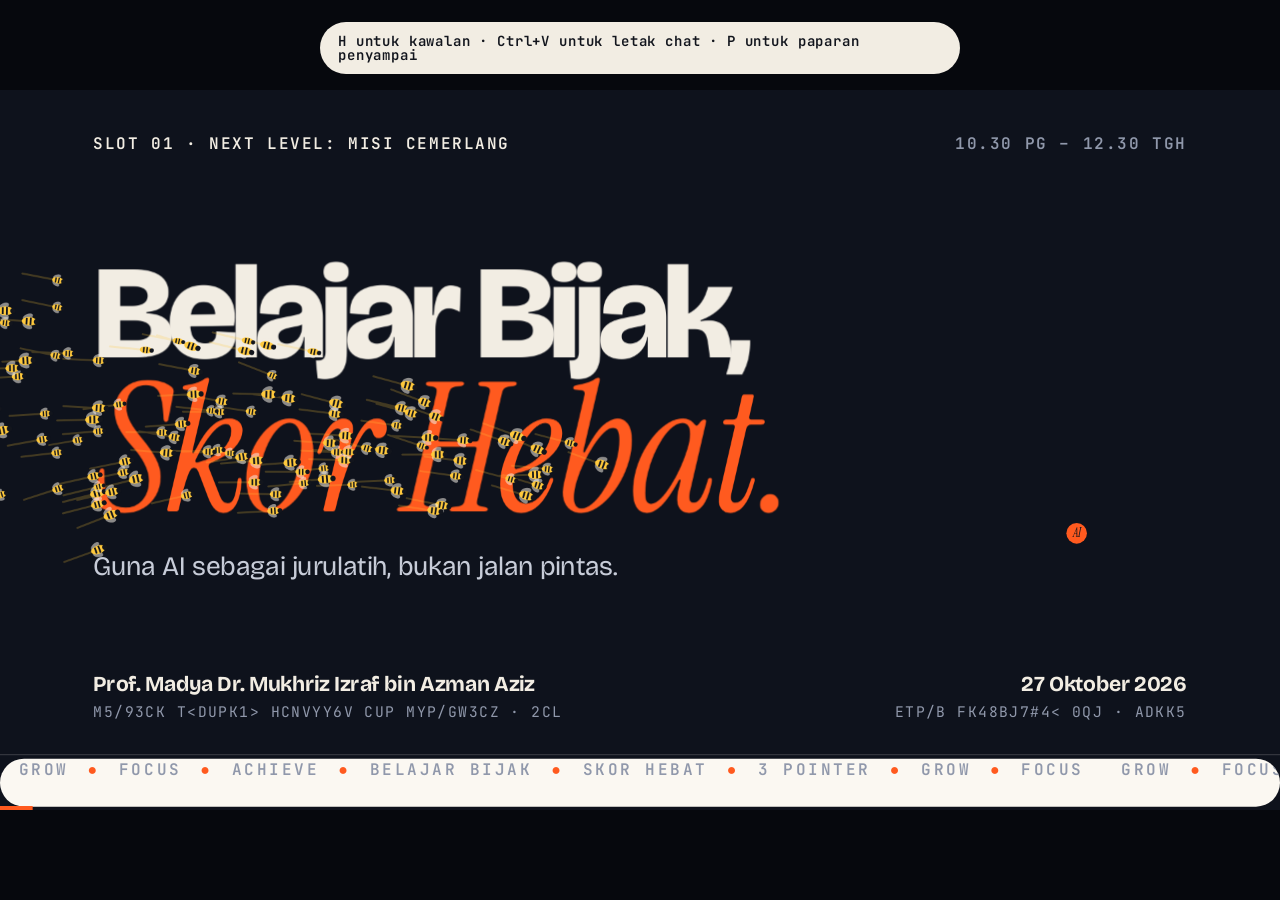
<file: dalam-talian/index.html>
<!doctype html>
<html lang="ms">
<head>
<meta charset="utf-8">
<meta name="viewport" content="width=device-width, initial-scale=1">
<meta name="robots" content="noindex, nofollow">
<title>Belajar Bijak, Skor Hebat! · Dalam Talian</title>
<link rel="stylesheet" href="fonts/fonts.css">
<link rel="stylesheet" href="app/style.css">
</head>
<body>

<div id="stage">

<!-- ============ 01 COVER ============ -->
<section class="slide dark cover" data-title="Belajar Bijak, Skor Hebat!" data-section="Pembuka" data-chrome="off" data-widget="swarm">
  <div class="cover-top label rise" style="--i:0"><span>Slot 01 · Next Level: Misi Cemerlang</span><span>10.30 pg – 12.30 tgh</span></div>
  <h1 class="cover-title">
    <span class="l1 rise" style="--i:1">Belajar Bijak,</span>
    <span class="l2 rise" style="--i:2">Skor Hebat.</span>
  </h1>
  <p class="cover-sub rise" style="--i:3">Guna AI sebagai jurulatih, bukan jalan pintas.</p>
  <div class="badge rise" style="--i:4">
    <svg class="ring" viewBox="0 0 330 330" aria-hidden="true"><defs><path id="ringp" d="M165,165 m-146,0 a146,146 0 1,1 292,0 a146,146 0 1,1 -292,0"/></defs><text><textPath href="#ringp" textLength="905" lengthAdjust="spacing">BELAJAR BIJAK · SKOR HEBAT · GROW · FOCUS · ACHIEVE ·</textPath></text></svg>
    <div class="core"><span>AI</span></div>
  </div>
  <div class="cover-foot rise" style="--i:5">
    <div><b>Prof. Madya Dr. Mukhriz Izraf bin Azman Aziz</b><span>Sekolah Ekonomi, Kewangan dan Perbankan · UUM</span></div>
    <div class="right"><b>27 Oktober 2026</b><span>Pusat Kaunseling UUM · Webex</span></div>
  </div>
  <div class="marquee"><div class="track">
    <span>GROW</span><span class="o">●</span><span>FOCUS</span><span class="o">●</span><span>ACHIEVE</span><span class="o">●</span><span>BELAJAR BIJAK</span><span class="o">●</span><span>SKOR HEBAT</span><span class="o">●</span><span>3 POINTER</span><span class="o">●</span><span>GROW</span><span class="o">●</span><span>FOCUS</span>
  </div></div>
  <canvas class="swarm" width="1920" height="1080" aria-hidden="true"></canvas>
  <aside class="notes">[2 minit · 10.30] Paparkan slaid ini semasa peserta masuk: lebah berlegar di sekeliling lencana AI. Gerakkan tetikus untuk menghalau lebah dan membesarkan huruf serta perkataan (tajuk, slogan, nama, tarikh); klik lencana AI untuk "letupan" lebah. Bunyi dengung bermula selepas klik atau kekunci pertama (peraturan pelayar) dan membesar bila lebah laju; tekan M untuk senyap, dan tanda "Share computer audio" di Webex. Animasi dan bunyi berhenti sebaik sahaja anda ke slaid 2. Salam dan selamat pagi. Ini slot pertama hari ini, jadi mulakan dengan tenaga: "Ini bukan ceramah sehala. Kita akan guna Chat dan Reaksi sepanjang sesi." Pemanasan: minta semua taip "Hadir + fakulti" di Chat. Salin mesej chat (pilih semua dalam panel Chat, Ctrl+C), kemudian tekan Ctrl+V di slaid ini: nama peserta dikumpul untuk pemilih rawak (W). Matlamat sesi: 5 strategi untuk menuju 3 pointer, termasuk contoh dari kertas peperiksaan sebenar.</aside>
</section>

<!-- ============ 02 HOW STUDYING CHANGED ============ -->
<section class="slide light" data-title="Evolusi cara belajar" data-section="Pembuka">
  <span class="label rise" style="--i:0;color:var(--signal-deep)">Imbas kembali · tekan → untuk setiap era</span>
  <h2 class="h-m rise" style="--i:1;margin-top:18px">Cara kita belajar telah <em>berubah.</em></h2>
  <div class="evo">
    <div class="era" style="--c:var(--mint);--w:92%" data-step="1"><span class="n">01 · 2019 · Dulu</span><svg viewBox="0 0 24 24" fill="none" stroke="currentColor" stroke-width="2" stroke-linecap="round" stroke-linejoin="round"><path d="M4 5a2 2 0 0 1 2-2h13v16H6a2 2 0 0 0-2 2z"/><path d="M4 21V5M8 7h7M8 11h5"/></svg><h3>Buku dan pen</h3><div class="tools"><span>Buku teks</span><span>Nota tangan</span><span>Kertas</span></div><p>Baca bab, tulis nota sendiri, buat latihan di kertas.</p><div class="brain"><span>Kerja otak</span><i></i></div></div>
    <div class="era" style="--c:var(--blue);--w:64%" data-step="2"><span class="n">02 · 2020 · PKP</span><svg viewBox="0 0 24 24" fill="none" stroke="currentColor" stroke-width="2" stroke-linecap="round" stroke-linejoin="round"><rect x="3" y="4" width="18" height="12" rx="2"/><path d="M2 20h20"/><circle cx="12" cy="10" r="2.5"/></svg><h3>Kelas pindah ke skrin</h3><div class="tools"><span>Webex</span><span>Zoom</span><span>Meet</span></div><p>Kamera tutup, kuliah dirakam. "Nanti saya tengok balik."</p><div class="brain"><span>Kerja otak</span><i></i></div></div>
    <div class="era" style="--c:var(--sun);--w:40%" data-step="3"><span class="n">03 · Selepas PKP</span><svg viewBox="0 0 24 24" fill="none" stroke="currentColor" stroke-width="2" stroke-linecap="round" stroke-linejoin="round"><rect x="6" y="2" width="12" height="20" rx="2"/><path d="M11 18h2"/></svg><h3>Zaman tanpa kertas</h3><div class="tools"><span>Tablet</span><span>Laptop</span><span>Telefon</span><span>PDF</span></div><p>Buku teks dan nota makin jarang dibuka. Slaid jadi "nota".</p><div class="brain"><span>Kerja otak</span><i></i></div></div>
    <div class="era top" style="--c:var(--signal);--w:6%" data-step="4"><span class="n">04 · Nov 2022 → kini</span><svg viewBox="0 0 24 24" fill="none" stroke="currentColor" stroke-width="2" stroke-linecap="round" stroke-linejoin="round"><rect x="8" y="3" width="12" height="14" rx="2"/><path d="M16 17v2a2 2 0 0 1-2 2H6a2 2 0 0 1-2-2V9a2 2 0 0 1 2-2h2"/></svg><h3>Copy-paste AI</h3><div class="tools"><span>Ctrl+C</span><span>Ctrl+V</span><span>Hantar</span></div><p>Salin soalan, letak ke AI, salin jawapan. Tak baca pun.</p><div class="brain"><span>Kerja otak</span><i></i></div></div>
  </div>
  <div class="caps-foot" data-step="5"><p>Alat makin canggih. Kerja otak makin <em>sikit.</em></p><span class="label dim">Ilustrasi, bukan data</span></div>
  <aside class="notes">[3 minit] Ini ringkasan video pembuka (kisah GeePeeTee). Tekan → untuk setiap era. 1) 2019: kita belajar dengan buku teks, pen dan nota tangan. Dalam kelas, semua buka buku teks. Otak bekerja keras: baca, tulis, ingat. 2) 2020, PKP: kelas pindah ke Webex, Zoom dan Meet. Kamera tutup, kuliah dirakam, "nanti tengok balik" (jarang berlaku). 3) Selepas PKP: zaman tanpa kertas. Tablet, laptop, telefon, PDF. "Buku teks? Tak payah bawa lah." 4) 30 November 2022 ChatGPT dilancar. Ramai pelajar beralih ke copy-paste: salin soalan, letak ke AI, salin jawapan, hantar. Langkah 5: alat makin canggih, tetapi kerja yang otak buat makin sikit. Bar "kerja otak" ialah ilustrasi, bukan data. Tanya di Chat: "Anda di era mana sekarang? Taip 1, 2, 3 atau 4." Kemudian: "Mari lihat betapa cepatnya AI berkembang sejak 2022."</aside>
</section>

<!-- ============ 03 AI RACE ============ -->
<section class="slide dark" data-title="Perlumbaan AI 2022–2026" data-section="Pembuka">
  <span class="label rise" style="--i:0;color:var(--signal)">Sejak ChatGPT · tekan → untuk setiap tahun</span>
  <h2 class="h-m rise" style="--i:1;margin-top:18px">Perlumbaan <em>AI</em>: 2022 hingga hari ini.</h2>
  <div class="race rise" style="--i:2">
    <span></span>
    <span class="yr" data-step="1" data-keep>2022</span>
    <span class="yr" data-step="2" data-keep>2023</span>
    <span class="yr" data-step="3" data-keep>2024</span>
    <span class="yr" data-step="4" data-keep>2025</span>
    <span class="yr" data-step="5" data-keep>2026</span>

    <div class="co" style="--c:var(--mint)"><b>ChatGPT</b><span>OpenAI</span></div>
    <div class="cell" style="--c:var(--mint)" data-step="1"><div class="ev"><b>ChatGPT <i>30 Nov</i></b><span>model GPT-3.5</span></div><div class="ev"><b>1 juta</b><span>pengguna dalam 5 hari</span></div></div>
    <div class="cell" style="--c:var(--mint)" data-step="2"><div class="ev"><b>GPT-4 <i>Mac</i></b><span>faham gambar</span></div><div class="ev"><b>DALL·E 3 <i>Okt</i></b><span>lukis gambar</span></div></div>
    <div class="cell" style="--c:var(--mint)" data-step="3"><div class="ev"><b>GPT-4o <i>Mei</i></b><span>berbual dengan suara</span></div><div class="ev"><b>o1 <i>Sep</i></b><span>"berfikir" dahulu</span></div></div>
    <div class="cell" style="--c:var(--mint)" data-step="4"><div class="ev"><b>GPT-5 <i>Ogos</i></b><span>model bersatu</span></div><div class="ev"><b>Sora 2 <i>Sep</i></b><span>video dengan bunyi</span></div></div>
    <div class="cell" style="--c:var(--mint)" data-step="5"><div class="ev"><b>Sora ditutup <i>Apr</i></b><span>kos terlalu tinggi</span></div><div class="ev"><b>GPT-6 <i>Sep</i></b><span>generasi baharu</span></div></div>

    <div class="co" style="--c:var(--signal)"><b>Claude</b><span>Anthropic</span></div>
    <div class="cell none" data-step="1"><p>Belum dilancar</p></div>
    <div class="cell" style="--c:var(--signal)" data-step="2"><div class="ev"><b>Claude <i>Mac</i></b><span>dilancar</span></div><div class="ev"><b>Claude 2 <i>Jul</i></b><span>baca dokumen panjang</span></div></div>
    <div class="cell" style="--c:var(--signal)" data-step="3"><div class="ev"><b>Claude 3 <i>Mac</i></b><span>keluarga 3 model</span></div><div class="ev"><b>Guna PC <i>Okt</i></b><span>klik dan taip sendiri</span></div></div>
    <div class="cell" style="--c:var(--signal)" data-step="4"><div class="ev"><b>Claude Code <i>Feb</i></b><span>tulis kod sendiri</span></div><div class="ev"><b>Claude 4 <i>Mei</i></b><span>ejen kerja panjang</span></div></div>
    <div class="cell" style="--c:var(--signal)" data-step="5"><div class="ev"><b>Claude 5 <i>Jun</i></b><span>Fable 5 dilancar</span></div><div class="ev"><b>Opus 5.5 <i>Sep</i></b><span>model terkini</span></div></div>

    <div class="co" style="--c:var(--blue)"><b>Gemini</b><span>Google</span></div>
    <div class="cell none" data-step="1"><p>Belum dilancar</p></div>
    <div class="cell" style="--c:var(--blue)" data-step="2"><div class="ev"><b>Bard <i>Mac</i></b><span>jawapan Google</span></div><div class="ev"><b>Gemini 1.0 <i>Dis</i></b><span>model baharu</span></div></div>
    <div class="cell" style="--c:var(--blue)" data-step="3"><div class="ev"><b>Bard → Gemini <i>Feb</i></b><span>tukar nama</span></div><div class="ev"><b>Gemini 1.5 <i>Feb</i></b><span>baca 1 juta token</span></div></div>
    <div class="cell" style="--c:var(--blue)" data-step="4"><div class="ev"><b>Veo 3 <i>Mei</i></b><span>video dengan bunyi</span></div><div class="ev"><b>Gemini 3 <i>Nov</i></b><span>model utama baharu</span></div></div>
    <div class="cell" style="--c:var(--blue)" data-step="5"><div class="ev"><b>Gemini 3.1</b><span>kemas kini awal tahun</span></div><div class="ev"><b>Gemini 4</b><span>dijangka tidak lama</span></div></div>
  </div>
  <p class="race-foot label rise" style="--i:3">Pesaing lain: Microsoft Copilot · Meta Llama · xAI Grok · DeepSeek (China)</p>
  <aside class="notes">[3 minit] Pembetulan kecil yang ramai tersilap: ChatGPT dilancar 30 November 2022 dengan model GPT-3.5, dan mencapai 1 juta pengguna dalam 5 hari. Tekan → untuk setiap tahun. 2022: hanya ChatGPT, yang lain belum ada. 2023: GPT-4, Claude dan Bard semuanya dilancar pada bulan yang sama (Mac). Setiap kali satu syarikat melancar, yang lain membalas dalam beberapa bulan. 2024: AI mula bercakap (GPT-4o), berfikir (o1) dan menggunakan komputer (Claude). 2025: video dengan bunyi (Veo 3, Sora 2) dan ejen yang menulis kod (Claude Code). 2026: Claude 5 dan GPT-6. Tidak semua berjaya: aplikasi Sora ditutup April 2026 kerana kos terlalu tinggi. Tanya di Chat: "AI mana yang anda guna paling kerap? Taip nama." [Semak berita minggu ini: Gemini 4 mungkin sudah dilancar. Jika ya, sebut secara lisan.]</aside>
</section>

<!-- ============ 04 TEXT TO VIDEO ============ -->
<section class="slide light" data-title="Dari teks ke video" data-section="Pembuka">
  <span class="label rise" style="--i:0;color:var(--signal-deep)">Apa yang AI boleh buat · tekan →</span>
  <h2 class="h-m rise" style="--i:1;margin-top:18px">Dari teks ke <em>video</em> dalam tiga tahun.</h2>
  <div class="caps">
    <div class="cap" style="--h:330px;--c:var(--mist2)" data-step="1"><svg viewBox="0 0 24 24" fill="none" stroke="currentColor" stroke-width="2" stroke-linecap="round" stroke-linejoin="round"><path d="M4 6h16M4 11h16M4 16h10"/></svg><span class="n">01 · 2022</span><h3>Teks</h3><p>Tanya, ia jawab dengan tulisan.</p><span class="ex">ChatGPT</span></div>
    <div class="cap" style="--h:376px;--c:var(--blue)" data-step="2"><svg viewBox="0 0 24 24" fill="none" stroke="currentColor" stroke-width="2" stroke-linecap="round" stroke-linejoin="round"><rect x="3" y="4" width="18" height="16" rx="2"/><circle cx="9" cy="10" r="2"/><path d="M21 17l-5-5-9 8"/></svg><span class="n">02 · 2023</span><h3>Gambar</h3><p>Faham gambar, dan lukis gambar baharu.</p><span class="ex">GPT-4 · DALL·E 3</span></div>
    <div class="cap" style="--h:422px;--c:var(--mint)" data-step="3"><svg viewBox="0 0 24 24" fill="none" stroke="currentColor" stroke-width="2" stroke-linecap="round" stroke-linejoin="round"><rect x="9" y="3" width="6" height="11" rx="3"/><path d="M5 11a7 7 0 0 0 14 0M12 18v3"/></svg><span class="n">03 · 2024</span><h3>Suara</h3><p>Berbual seperti di telefon, masa nyata.</p><span class="ex">GPT-4o · Gemini Live</span></div>
    <div class="cap" style="--h:468px;--c:var(--sun)" data-step="4"><svg viewBox="0 0 24 24" fill="none" stroke="currentColor" stroke-width="2" stroke-linecap="round" stroke-linejoin="round"><path d="M9 18h6M10 21h4"/><path d="M12 3a6 6 0 0 0-3.6 10.8c.6.5 1 1.2 1 2v.2h5.2v-.2c0-.8.4-1.5 1-2A6 6 0 0 0 12 3z"/></svg><span class="n">04 · 2024</span><h3>Berfikir</h3><p>Fikir langkah demi langkah sebelum menjawab.</p><span class="ex">o1 · Gemini Deep Think</span></div>
    <div class="cap" style="--h:514px;--c:var(--signal-deep)" data-step="5"><svg viewBox="0 0 24 24" fill="none" stroke="currentColor" stroke-width="2" stroke-linecap="round" stroke-linejoin="round"><path d="M5 3l14 7-6 2-2 6z"/></svg><span class="n">05 · 2025</span><h3>Bertindak</h3><p>Ejen AI guna komputer, tulis kod dan siapkan tugas.</p><span class="ex">Claude Code · ChatGPT agent</span></div>
    <div class="cap top" style="--h:560px;--c:var(--signal)" data-step="6"><svg viewBox="0 0 24 24" fill="none" stroke="currentColor" stroke-width="2" stroke-linecap="round" stroke-linejoin="round"><rect x="3" y="5" width="18" height="14" rx="2"/><path d="M10 9l5 3-5 3z"/></svg><span class="n">06 · 2025</span><h3>Video</h3><p>Satu ayat jadi video lengkap dengan bunyi.</p><span class="ex">Veo 3 · Sora 2</span></div>
  </div>
  <div class="caps-foot" data-step="7"><p>Setiap tahun AI makin hebat. Soalannya: <em>anda</em> pula?</p><span class="label dim">Tekan →</span></div>
  <aside class="notes">[3 minit] Tekan → untuk setiap anak tangga. 1) 2022: teks sahaja. 2) 2023: GPT-4 boleh "melihat" gambar, DALL·E 3 melukis. 3) 2024: GPT-4o berbual dengan suara secara masa nyata. 4) 2024: o1 ialah model pertama yang "berfikir" dahulu sebelum menjawab, sangat kuat dalam matematik dan pengiraan. 5) 2025: ejen AI yang bertindak sendiri, contohnya menulis dan menjalankan kod. 6) Kini: satu ayat menjadi video lengkap dengan suara dan muzik (Veo 3, Sora 2). Tanya di Chat: "Siapa pernah buat gambar atau video dengan AI? Taip YA." Langkah 7: AI makin pandai setiap tahun. Persoalan sesi ini ialah sama ada ANDA juga makin pandai, atau makin bergantung. Slaid seterusnya: apa yang berlaku bila kita biar AI buat semuanya.</aside>
</section>

<!-- ============ 05 COPY-PASTE LOOP ============ -->
<section class="slide light" data-title="Kitaran copy-paste" data-section="Pembuka">
  <span class="label rise" style="--i:0;color:var(--signal-deep)">Sepanjang semester · minggu 1 hingga 14</span>
  <h2 class="h-m rise" style="--i:1;margin-top:18px">Assignment? Suruh <em>AI</em> buat.</h2>
  <div class="cp">
    <div class="cp-s" data-step="1" data-sound="key"><kbd>Ctrl+C</kbd><h3>Salin soalan</h3><p>Dari portal atau PDF pensyarah.</p></div>
    <div class="cp-s" data-step="2" data-sound="key"><kbd>Ctrl+V</kbd><h3>Letak ke AI</h3><p>"Buat assignment saya."</p></div>
    <div class="cp-s" data-step="3" data-sound="key"><kbd>Ctrl+C</kbd><h3>Salin jawapan</h3><p>Tak baca pun.</p></div>
    <div class="cp-s" data-step="4" data-sound="key"><kbd>Ctrl+V</kbd><h3>Letak ke Word</h3><p>Tukar nama, kemas format.</p></div>
    <div class="cp-s end" data-step="5" data-sound="pop"><kbd>Hantar</kbd><h3>Siap 15 minit</h3><p>Rasa produktif.</p></div>
  </div>
  <div class="cp-foot">
    <div class="cp-lost" data-step="6"><span class="label">Yang tak berlaku</span><div><span>Baca</span><span>Faham</span><span>Tulis sendiri</span><span>Semak</span></div></div>
    <div class="cp-score" data-step="7" data-sound="pop"><span class="label">Kerja kursus</span><b>50<small>/60</small></b><span class="stamp">Cantik!</span></div>
  </div>
  <aside class="notes">[2 minit] Sambungan kisah GeePeeTee. Tekan → untuk setiap kekunci. Lima langkah, dan tiada satu pun yang perlukan otak: Ctrl+C soalan, Ctrl+V ke AI, Ctrl+C jawapan, Ctrl+V ke Word, hantar. Langkah 6: yang tidak berlaku ialah membaca, memahami, menulis sendiri dan menyemak. Langkah 7: markah kerja kursus tetap cantik, 50 daripada 60. Inilah perangkapnya: markah tinggi membuat kita rasa sudah faham. Tanya di Chat: "Jujur, pernah buat begini sekurang-kurangnya sekali? Taip YA." (Tak perlu malu, ramai yang pernah.) Kemudian: "Masalahnya muncul di satu tempat sahaja."</aside>
</section>

<!-- ============ 06 EXAM HALL ============ -->
<section class="slide dark" data-title="Dewan peperiksaan" data-section="Pembuka">
  <span class="label rise" style="--i:0;color:var(--signal)">Tetapi satu perkara tidak berubah</span>
  <h2 class="hall-st rise" style="--i:1">AI boleh buat video.<br>Dalam dewan peperiksaan, <em>hanya ada anda.</em></h2>
  <div class="hall">
    <div data-step="1"><b>0</b><span>alat AI dibenarkan</span></div>
    <div data-step="2"><b>1</b><span>pen, dan apa yang ada dalam kepala anda</span></div>
    <div data-step="3"><b>150</b><span>minit untuk kertas BEEQK2023</span></div>
  </div>
  <aside class="notes">[1 minit] Jambatan ke tema sesi. AI boleh buat video, tetapi dalam dewan peperiksaan anda tidak boleh membawanya masuk. Tekan → tiga kali: 0 AI, 1 pen, 150 minit. Maka soalannya bukan "AI mana paling hebat", tetapi "bagaimana guna AI supaya otak saya sendiri jadi lebih kuat". [Jika ada kursus dengan peperiksaan buka buku atau dalam talian, sebut bahawa peraturannya berbeza.] Kembali ke GeePeeTee: dalam dewan, dia lihat Soalan 1 dan otaknya kosong. Selama ini AI yang buat. Sekarang? Kosong. Terus ke keputusannya.</aside>
</section>

<!-- ============ 07 RESULT: 65% BUT FAIL ============ -->
<section class="slide light" data-title="Jumlah 65%, tetapi gagal" data-section="Pembuka">
  <div class="res-wrap">
    <div class="res-l">
      <span class="label rise" style="--i:0;color:var(--signal-deep)">Dua minggu kemudian · keputusan keluar</span>
      <h2 class="h-l rise" style="--i:1;margin-top:22px">Jumlah 65%.<br>Kenapa <em>gagal?</em></h2>
      <p class="res-ask rise" style="--i:2">Carry mark tinggi. Jumlah lepas 50%. Tapi keputusan: <b>GAGAL</b>.</p>
      <div class="res-chat rise" style="--i:3"><svg viewBox="0 0 24 24" fill="none" stroke="currentColor" stroke-width="2.2" stroke-linejoin="round"><path d="M4 5h16v11H9l-5 4z"/></svg>Taip di Chat: kenapa dia gagal?</div>
    </div>
    <div class="slip rise" style="--i:2">
      <span class="label">Keputusan peperiksaan · GeePeeTee</span>
      <div class="slip-row" data-step="1"><span>Kerja kursus</span><b>50<small>/60</small></b><i class="ok">✓</i></div>
      <div class="slip-row" data-step="2"><span>Peperiksaan akhir</span><b>15<small>/40</small></b><i class="no">✕</i></div>
      <div class="slip-row tot" data-step="3"><span>Jumlah</span><b>65%</b><i></i></div>
      <div class="slip-stamp" data-step="4" data-sound="thud">GAGAL</div>
    </div>
  </div>
  <aside class="notes">[2 minit] Tekan → untuk setiap baris. 1) Kerja kursus 50/60: cantik. 2) Peperiksaan akhir 15/40. 3) Jumlah 65%. Berhenti di sini dan tanya: "Lulus atau gagal? Taip L atau G di Chat." Kebanyakan akan taip L kerana 65% melebihi 50%. 4) Cop GAGAL. Biar senyap 2 saat. Kemudian tanya: "Kenapa? Taip jawapan anda di Chat." Baca dua atau tiga jawapan, kemudian tekan → ke slaid seterusnya untuk jawapannya.</aside>
</section>

<!-- ============ 08 FINAL MUST PASS ============ -->
<section class="slide light rule" data-title="Final wajib lulus 50%" data-section="Pembuka">
  <span class="label rise" style="--i:0">Tahu tak? · peraturan sekarang</span>
  <h2 class="h-m rise" style="--i:1;margin-top:18px">Final wajib lulus, <em>minimum 50%.</em></h2>
  <p class="rule-sub rise" style="--i:2">Kalau tak lulus final, anda gagal kursus itu, walaupun jumlah markah lebih 50%.</p>
  <div class="bars">
    <span class="bars-50 rise" style="--i:3">50%</span>
    <div class="bar-row" data-step="1"><span class="bn">Jumlah</span><div class="track"><i style="--w:65%;--c:var(--mint)"><b>65%</b></i></div><span class="bv ok">✓</span></div>
    <div class="bar-row" data-step="2"><span class="bn">Final</span><div class="track"><i style="--w:37.5%;--c:var(--signal)"><b>37.5%</b></i></div><span class="bv no">✕</span></div>
  </div>
  <p class="rule-eq" data-step="2">Gagal final = <em>gagal kursus.</em></p>
  <div class="rule-q">
    <div class="rq" data-step="3"><span class="label">Soalan chat</span><p>Kerja kursus anda <b>50/60</b>. Final paling kurang berapa untuk lulus?</p></div>
    <div class="ra" data-step="4"><b>20<small>/40</small></b><span>Carry mark tinggi tidak boleh menyelamatkan final yang kosong.</span></div>
  </div>
  <aside class="notes">[3 minit] Jawapan kepada "kenapa gagal": peperiksaan akhir mesti lulus sendiri, minimum 50%. Langkah 1: jumlah 65% melepasi garis 50%. Langkah 2: final 15/40 = 37.5%, di bawah garis. Gagal final bermakna gagal kursus, walaupun jumlah lebih 50%. Langkah 3: tanya di Chat "Kerja kursus 50/60. Final paling kurang berapa?" Beri 30 saat. Langkah 4: 20/40 (50% daripada 40). Mesejnya: AI boleh bantu siapkan kerja kursus, tetapi tidak boleh masuk ke dewan peperiksaan. Kalau kerja kursus disiapkan dengan copy-paste, final kosong, dan kursus gagal. Sebab itu kita perlu guna AI untuk FAHAM, bukan untuk copy. [SEMAK SEBELUM PROGRAM: sahkan peraturan lulus minimum final ini mengikut peraturan akademik UUM dan kursus semasa, dan sebut jika ada kursus yang berbeza.]</aside>
</section>

<!-- ============ 09 POLL ============ -->
<section class="slide signal poll" data-title="Undian: kekerapan guna AI" data-section="Pembuka" data-widget="poll">
  <div class="head rise" style="--i:0"><span class="label tag">Aktiviti 01 · Undian chat</span><div class="head-r"><span class="wx"><svg viewBox="0 0 24 24" fill="none" stroke="currentColor" stroke-width="2.2" stroke-linejoin="round"><path d="M4 5h16v11H9l-5 4z"/></svg>Taip A, B, C atau D</span><button class="btn" data-timer="90"><svg viewBox="0 0 24 24" fill="none" stroke="currentColor" stroke-width="2.2" stroke-linecap="round"><circle cx="12" cy="13" r="8"/><path d="M12 9v4l2.5 2.5M9 2h6"/></svg>1:30</button></div></div>
  <h2 class="h-m q rise" style="--i:1">Minggu lepas, berapa kerap anda guna AI untuk <em>belajar</em>?</h2>
  <div class="poll-rows">
    <button class="poll-row rise" style="--i:2"><span class="pl">A</span><span class="ptx">Tak pernah</span><span class="pbar"><i></i></span><span class="pc"><b>0</b><small>–</small></span></button>
    <button class="poll-row rise" style="--i:3"><span class="pl">B</span><span class="ptx">1 hingga 2 kali</span><span class="pbar"><i></i></span><span class="pc"><b>0</b><small>–</small></span></button>
    <button class="poll-row rise" style="--i:4"><span class="pl">C</span><span class="ptx">Hampir setiap hari</span><span class="pbar"><i></i></span><span class="pc"><b>0</b><small>–</small></span></button>
    <button class="poll-row rise" style="--i:5"><span class="pl">D</span><span class="ptx">Tak boleh hidup tanpanya</span><span class="pbar"><i></i></span><span class="pc"><b>0</b><small>–</small></span></button>
  </div>
  <div class="poll-foot rise" style="--i:6"><span class="label">Letak chat (Ctrl+V) untuk kira · atau tekan 1–4 · Jumlah <span class="poll-total">0</span></span><span class="label">Satu undi setiap nama</span></div>
  <aside class="notes">[4 minit] Minta semua taip satu huruf di Chat: A, B, C atau D. Tekan butang 1:30. Bila masa tamat: di panel Chat, pilih semua mesej (klik dalam chat, Ctrl+A, Ctrl+C), kemudian klik slaid dan tekan Ctrl+V. Undian dikira automatik, satu undi setiap nama. Jika letak tidak berfungsi, baca chat dan tekan 1–4 secara manual (Shift + nombor untuk tolak). Komen: "Majoriti kita sudah guna AI. Soalannya: guna untuk apa dan bagaimana."</aside>
</section>

<!-- ============ 10 WORD CLOUD ============ -->
<section class="slide dark" data-title="Awan kata: apa yang kita minta AI buat" data-section="Pembuka" data-widget="cloud">
  <div class="head rise" style="--i:0"><span class="label tag">Aktiviti 02 · Awan kata</span><div class="head-r"><span class="wx"><svg viewBox="0 0 24 24" fill="none" stroke="currentColor" stroke-width="2.2" stroke-linejoin="round"><path d="M4 5h16v11H9l-5 4z"/></svg>Taip di chat</span><button class="btn" data-timer="90"><svg viewBox="0 0 24 24" fill="none" stroke="currentColor" stroke-width="2.2" stroke-linecap="round"><circle cx="12" cy="13" r="8"/><path d="M12 9v4l2.5 2.5M9 2h6"/></svg>1:30</button></div></div>
  <h2 class="h-m rise" style="--i:1;margin-top:30px">Jujur sikit: apa yang paling kerap anda minta AI <em>buat</em>?</h2>
  <div class="cloud-wrap rise" style="--i:2">
    <div class="cloud"></div>
    <div class="cloud-bar">
      <input class="cloud-in" type="text" placeholder="Letak chat atau taip, Enter…" autocomplete="off" spellcheck="false">
      <div class="chips"><button class="chip">siapkan assignment</button><button class="chip">terangkan konsep</button><button class="chip">ringkaskan nota</button><button class="chip">semak grammar</button><button class="chip">soalan latihan</button><button class="chip">terjemah</button></div>
    </div>
  </div>
  <aside class="notes">[3 minit] Minta peserta taip 1 hingga 3 perkataan di Chat: apa yang paling kerap mereka minta AI buat. Selepas 1:30, salin chat dan tekan Ctrl+V di slaid: setiap mesej menjadi perkataan; jawapan sama membesar. Anda juga boleh taip sendiri atau klik cip. Cari dua perkataan: satu "belajar" (terangkan konsep) dan satu "jalan pintas" (siapkan assignment). Tanya: "Yang mana buat anda lebih pandai minggu depan?"</aside>
</section>

<!-- ============ 11 DILEMMA ============ -->
<section class="slide light" data-title="Dilema: tutor atau tongkat" data-section="Pembuka">
  <div class="dil">
    <div class="side rise" style="--i:0"><span class="label">AI boleh jadi</span><h2>Tutor peribadi <em>24 jam</em> anda</h2></div>
    <div class="dil-or rise" style="--i:1">atau</div>
    <div class="side right" data-step="1"><span class="label">…atau</span><h2>Tongkat yang <em>melemahkan</em> kaki anda</h2></div>
  </div>
  <div class="dil-foot" data-step="2"><p>Bezanya bukan pada alat. Bezanya pada <em>cara</em> anda menggunakannya.</p><span class="label dim">Tekan →</span></div>
  <aside class="notes">[2 minit] Baca kiri, berhenti, kemudian dedahkan kanan. Analogi: tongkat membantu orang cedera berjalan, tetapi orang sihat yang guna tongkat setiap hari akan lemah ototnya. AI sama: guna untuk membantu otak berfikir, bukan menggantikannya.</aside>
</section>

<!-- ============ 12 ILLUSION ============ -->
<section class="slide light" data-title="Ilusi faham" data-section="Kenapa penting">
  <span class="label rise" style="--i:0;color:var(--signal-deep)">Kenapa ia penting</span>
  <h2 class="h-m rise" style="--i:1;margin-top:18px">Ilusi faham: <em>rasa</em> pandai, markah tak naik.</h2>
  <div class="ilu">
    <div class="chart rise" style="--i:2">
      <svg viewBox="0 0 980 500" aria-label="Ilustrasi konsep: rasa faham kekal tinggi, ingatan selepas membaca jatuh, ingatan selepas uji diri lebih kekal">
        <path d="M70,20 V430 H960" fill="none" stroke="#6E7380" stroke-width="3"/>
        <path d="M70,98 C300,79 620,89 950,84" fill="none" stroke="#D9450E" stroke-width="6" stroke-dasharray="18 12" stroke-linecap="round"/>
        <path class="draw" data-step="1" data-keep pathLength="1" d="M70,105 C190,295 420,375 950,404" fill="none" stroke="#12151D" stroke-width="8" stroke-linecap="round"/>
        <path class="draw" data-step="3" data-keep pathLength="1" d="M70,105 C260,170 560,204 950,218" fill="none" stroke="#3553E0" stroke-width="8" stroke-linecap="round"/>
      </svg>
      <span class="axis" style="left:86px;top:-4px">Tahap</span>
      <span class="axis" style="right:20px;top:446px">Masa selepas belajar →</span>
      <span class="cl" style="left:600px;top:34px;color:#D9450E">Rasa faham</span>
      <span class="cl" data-step="1" style="left:560px;top:290px;color:#12151D">Ingatan · baca sahaja</span>
      <span class="cl" data-step="3" style="left:640px;top:160px;color:#3553E0">Ingatan · uji diri</span>
      <span class="cap" style="top:446px;bottom:auto">Ilustrasi konsep, bukan data</span>
    </div>
    <div class="pts">
      <div class="pt" data-step="1"><span class="n">01</span><div><h3>Lancar bukan faham</h3><p>Jawapan AI yang lancar membuat otak rasa sudah faham, walhal ia tidak bekerja.</p></div></div>
      <div class="pt" data-step="2"><span class="n">02</span><div><h3>Usaha bina ingatan</h3><p>Kesukaran yang "baik" menguatkan ingatan jangka panjang. <i>Bjork &amp; Bjork, 2011</i></p></div></div>
      <div class="pt" data-step="3"><span class="n">03</span><div><h3>Uji diri menang</h3><p>Mengingat semula lebih berkesan daripada membaca semula. <i>Roediger &amp; Karpicke, 2006</i></p></div></div>
    </div>
  </div>
  <aside class="notes">[4 minit] Tanya di Chat: "Taip 'saya' jika pernah baca jawapan AI, rasa faham, tapi bila exam terus blank." Garis putus-putus = rasa faham. Langkah 1: garis hitam = ingatan bila hanya membaca. Langkah 2: Bjork, desirable difficulties. Langkah 3: garis biru = testing effect (Roediger dan Karpicke). Tekankan: graf ini ilustrasi konsep, bukan data.</aside>
</section>

<!-- ============ 13 SUBSTITUTE VS COACH ============ -->
<section class="slide sand" data-title="Pengganti atau jurulatih" data-section="Kenapa penting">
  <span class="label rise" style="--i:0;color:var(--signal-deep)">Dua cara guna alat yang sama</span>
  <h2 class="h-m rise" style="--i:1;margin-top:18px">Pengganti <em>atau</em> jurulatih?</h2>
  <div class="vs">
    <div class="vh rise" style="--i:2"></div>
    <div class="vh bad rise" style="--i:2"><svg viewBox="0 0 24 24" fill="none" stroke="currentColor" stroke-width="2.4" stroke-linecap="round"><circle cx="12" cy="12" r="9.5"/><path d="M8.5 8.5l7 7M15.5 8.5l-7 7"/></svg>AI sebagai pengganti</div>
    <div class="vh good-col rise" style="--i:3"><svg viewBox="0 0 24 24" fill="none" stroke="#D9450E" stroke-width="2.4" stroke-linecap="round" stroke-linejoin="round"><circle cx="12" cy="12" r="9.5"/><path d="M7.5 12.5l3 3 6-6.5"/></svg>AI sebagai jurulatih</div>
    <div class="sit" data-step="1">Assignment</div><div class="bad-c" data-step="1">Minta AI tulis esei, terus hantar</div><div class="good-c good-col" data-step="1">Tulis draf sendiri, minta AI kritik</div>
    <div class="sit" data-step="2">Konsep susah</div><div class="bad-c" data-step="2">Salin penerangan AI ke dalam nota</div><div class="good-c good-col" data-step="2">Terangkan semula dengan ayat sendiri</div>
    <div class="sit" data-step="3">Kertas lepas</div><div class="bad-c" data-step="3">Minta AI jawab, hafal jawapannya</div><div class="good-c good-col" data-step="3">Jawab sendiri, minta AI semak langkah</div>
    <div class="sit" data-step="4">Ulang kaji</div><div class="bad-c" data-step="4">Baca ringkasan AI berulang kali</div><div class="good-c good-col" data-step="4">Minta AI buat kuiz, kemudian uji diri</div>
    <div class="sit res" data-step="5">Hasil</div><div class="bad-c res" data-step="5">Siap cepat, lupa cepat</div><div class="good-c res" data-step="5"><span>Faham, ingat, <em>skor.</em></span></div>
  </div>
  <aside class="notes">[3 minit] Dedahkan baris demi baris. Alat yang sama di kedua-dua belah; yang berbeza ialah SIAPA yang berfikir. Selepas baris Hasil: "Taip KIRI atau KANAN di Chat: hari ini anda lebih banyak di sebelah mana?"</aside>
</section>

<!-- ============ 14 MYTHS ============ -->
<section class="slide signal" data-title="Betul atau salah" data-section="Kenapa penting">
  <div class="head rise" style="--i:0"><span class="label tag">Aktiviti 03 · Reaksi</span><span class="label dim">Ibu jari ke atas = betul · ke bawah = salah</span></div>
  <h2 class="h-m rise" style="--i:1;margin-top:28px">Betul atau <em>salah?</em></h2>
  <div class="flips">
    <div class="flip rise" style="--i:2" data-step="1" data-keep><div class="flip-in">
      <div class="face front"><span class="label">Kenyataan 01</span><p class="st">"Jawapan AI sentiasa tepat."</p><span class="hint label">↻ Reaksi dulu</span></div>
      <div class="face back"><span class="label" style="color:var(--mist2)">Kenyataan 01</span><div><p class="verdict no">SALAH</p></div><p class="why">AI menjana teks ikut corak. Ia boleh "berhalusinasi", termasuk mereka rujukan dan pengiraan.</p></div>
    </div></div>
    <div class="flip rise" style="--i:3" data-step="2" data-keep><div class="flip-in">
      <div class="face front"><span class="label">Kenyataan 02</span><p class="st">"Guna AI dalam assignment sama dengan menipu."</p><span class="hint label">↻ Reaksi dulu</span></div>
      <div class="face back"><span class="label" style="color:var(--mist2)">Kenyataan 02</span><div><p class="verdict dep">BERGANTUNG</p></div><p class="why">Ikut polisi kursus dan pensyarah. Ada yang benarkan untuk sumbang saran, ada yang larang sepenuhnya.</p></div>
    </div></div>
    <div class="flip rise" style="--i:4" data-step="3" data-keep><div class="flip-in">
      <div class="face front"><span class="label">Kenyataan 03</span><p class="st">"AI boleh bantu saya belajar lebih cepat."</p><span class="hint label">↻ Reaksi dulu</span></div>
      <div class="face back"><span class="label" style="color:var(--mist2)">Kenyataan 03</span><div><p class="verdict yes">BETUL</p></div><p class="why">Dengan satu syarat: anda yang masih buat kerja berfikir. Itulah kerangka BIJAK.</p></div>
    </div></div>
  </div>
  <aside class="notes">[4 minit] Untuk setiap kad: baca kenyataan, minta peserta tekan Reaksi (ibu jari ke atas = betul, ke bawah = salah), tunggu 5 saat, kemudian tekan → untuk terbalikkan kad. 1) SALAH: AI boleh mereka fakta, rujukan dan pengiraan (kita akan lihat contoh pengiraan sebenar nanti). 2) BERGANTUNG: ikut polisi kursus. 3) BETUL dengan syarat.</aside>
</section>

<!-- ============ 15 REAL EXAM PAPER ============ -->
<section class="slide light" data-title="Kertas sebenar BEEQK2023" data-section="Kenapa penting">
  <span class="label rise" style="--i:0;color:var(--signal-deep)">Contoh sebenar · BEEQK2023 Basic Econometrics · Sem 2, 2024/2025</span>
  <h2 class="h-m rise" style="--i:1;margin-top:18px">Kertas sebenar: apa yang <em>sebenarnya</em> diuji?</h2>
  <div class="paper-grid">
    <div class="rise" style="--i:2"><div class="paper" style="--r:-.6deg"><div class="ptag"><span>Soalan 1(b)</span><span class="s">Tafsir + uji</span></div><img src="assets/exam-q1b.png" alt="Soalan 1(b): output regresi harga radio antik dengan 32 cerapan"></div></div>
    <div class="paper-col">
      <div class="rise" style="--i:3"><div class="paper" style="--r:.5deg"><div class="ptag"><span>Soalan 2(a)</span><span class="s">Konsep</span></div><img src="assets/exam-q2a.png" alt="Soalan 2(a): What is autocorrelation? Explain with a suitable example"></div></div>
      <div class="rise" style="--i:4"><div class="paper" style="--r:-.4deg"><div class="ptag"><span>Soalan 4(c)</span><span class="s">Kira + simpulkan</span></div><img src="assets/exam-q4c.png" alt="Soalan 4(c): VIF sama dengan 9.99, terangkan sama ada wujud multikolineariti"></div></div>
      <div class="stats rise" style="--i:5"><div class="stat"><b>5</b><span>soalan</span></div><div class="stat"><b>20</b><span>bahagian × 5 markah</span></div><div class="stat"><b>150</b><span>minit</span></div><div class="stat hl"><b>7.5</b><span>minit setiap bahagian</span></div></div>
    </div>
  </div>
  <aside class="notes">[4 minit] Ini kertas peperiksaan akhir sebenar BEEQK2023 Basic Econometrics, Semester 2 2024/2025. Tiga jenis soalan: (1) konsep, "What is…? Explain with example" (Soalan 2a); (2) tafsir output dan uji signifikan (Soalan 1b); (3) kira dan buat kesimpulan (Soalan 4c). Setiap bahagian 5 markah, 20 bahagian dalam 150 minit: kira-kira 7.5 minit setiap bahagian. Tanya di Chat: "Jenis soalan mana paling susah bagi anda: konsep, tafsir atau kira?" Klik mana-mana kertas untuk membesarkannya supaya peserta boleh membaca soalan. Kita akan guna soalan-soalan ini sebagai contoh dalam setiap strategi BIJAK. [Bukan jurusan ekonomi? Tekankan bahawa coraknya sama untuk semua kursus.]</aside>
</section>

<!-- ============ 16 BIJAK ============ -->
<section class="slide dark" data-title="Kerangka BIJAK" data-section="Kerangka BIJAK">
  <span class="label rise" style="--i:0;color:var(--signal)">Kerangka · 5 strategi</span>
  <h2 class="h-m rise" style="--i:1;margin-top:18px">Lima strategi <em>BIJAK</em> guna AI untuk belajar.</h2>
  <div class="bj">
    <button class="bj-col rise" style="--i:2" data-goto="b"><span class="bj-n">01</span><span class="bj-l">B</span><span class="bj-name">Bina Faham</span><span class="bj-d">AI terangkan, anda terangkan semula</span></button>
    <button class="bj-col rise" style="--i:3" data-goto="i"><span class="bj-n">02</span><span class="bj-l">I</span><span class="bj-name">Imbas Kembali</span><span class="bj-d">AI uji anda dengan soalan dan kad imbas</span></button>
    <button class="bj-col rise" style="--i:4" data-goto="j"><span class="bj-n">03</span><span class="bj-l">J</span><span class="bj-name">Jadual &amp; Fokus</span><span class="bj-d">AI bantu rancang masa ulang kaji</span></button>
    <button class="bj-col rise" style="--i:5" data-goto="a"><span class="bj-n">04</span><span class="bj-l">A</span><span class="bj-name">Analisis &amp; Semak</span><span class="bj-d">AI jadi pengkritik, anda jadi penulis</span></button>
    <button class="bj-col rise" style="--i:6" data-goto="k"><span class="bj-n">05</span><span class="bj-l">K</span><span class="bj-name">Kekal Jujur</span><span class="bj-d">Integriti, privasi dan semak fakta</span></button>
  </div>
  <aside class="notes">[2 minit] Peta untuk 25 minit seterusnya. Minta semua taip "BIJAK" di Chat serentak. Setiap strategi ada prompt contoh berdasarkan kertas BEEQK2023 dan aktiviti ringkas. Galakkan peserta ambil tangkapan skrin slaid prompt.</aside>
</section>

<!-- ============ 17 B ============ -->
<section class="slide light" id="b" data-title="B · Bina Faham" data-section="Kerangka BIJAK">
  <div class="strat">
    <div class="left">
      <span class="label rise" style="--i:0;color:var(--signal-deep)">Strategi 01 / 05</span>
      <div class="giant rise" style="--i:1">B</div>
      <div class="dots rise" style="--i:2"><span class="on">B</span><span>I</span><span>J</span><span>A</span><span>K</span></div>
    </div>
    <div class="right">
      <h2 class="rise" style="--i:2">Bina faham dengan teknik <em>Feynman</em>.</h2>
      <p class="lead rise" style="--i:3">Soalan "What is…? Explain with example" menguji faham, bukan hafal. Minta AI terangkan, kemudian terangkan semula dengan ayat sendiri.</p>
      <div class="prompt rise" style="--i:4">
        <div class="prompt-head"><span class="label">Prompt contoh · Soalan 2(a)</span><button class="btn copy"><svg viewBox="0 0 24 24" fill="none" stroke="currentColor" stroke-width="2"><rect x="8" y="8" width="12" height="12" rx="2"/><path d="M16 8V5a1 1 0 0 0-1-1H5a1 1 0 0 0-1 1v10a1 1 0 0 0 1 1h3"/></svg>Salin</button></div>
        <p class="prompt-text">Terangkan <mark>[autokorelasi]</mark> seperti saya pelajar tahun satu, guna contoh data jualan bulanan. Kemudian tanya saya 3 soalan untuk semak kefahaman. Jangan beri jawapan sehingga saya cuba dahulu.</p>
      </div>
      <div class="try rise" style="--i:5"><span class="label">Cuba di chat</span><p>Terangkan topik paling susah semester ini dalam 2 ayat. Taip di Chat.</p><button class="btn" data-timer="90"><svg viewBox="0 0 24 24" fill="none" stroke="currentColor" stroke-width="2.2" stroke-linecap="round"><circle cx="12" cy="13" r="8"/><path d="M12 9v4l2.5 2.5M9 2h6"/></svg>1:30</button></div>
    </div>
  </div>
  <aside class="notes">[5 minit] Feynman: jika tak boleh terangkan dengan mudah, anda belum faham. Ayat terakhir prompt ("Jangan beri jawapan sehingga saya cuba dahulu") menukar AI menjadi jurulatih. Aktiviti: tekan 1:30, peserta taip penerangan 2 ayat di Chat. Baca 2 atau 3 jawapan (tekan W untuk pilih nama rawak). Bahagian yang mereka tersekat ialah bahagian yang perlu dibawa kepada AI.</aside>
</section>

<!-- ============ 18 I ============ -->
<section class="slide light" id="i" data-title="I · Imbas Kembali" data-section="Kerangka BIJAK">
  <div class="strat">
    <div class="left">
      <span class="label rise" style="--i:0;color:var(--signal-deep)">Strategi 02 / 05</span>
      <div class="giant rise" style="--i:1;padding-left:40px">I</div>
      <div class="dots rise" style="--i:2"><span>B</span><span class="on">I</span><span>J</span><span>A</span><span>K</span></div>
    </div>
    <div class="right">
      <h2 class="rise" style="--i:2">Uji diri, jangan sekadar <em>baca semula</em>.</h2>
      <p class="lead rise" style="--i:3">Kertas lepas ialah bahan uji diri terbaik. Minta AI hasilkan versi baharu supaya anda berlatih, bukan menghafal.</p>
      <div class="prompt rise" style="--i:4">
        <div class="prompt-head"><span class="label">Prompt contoh · Soalan 4</span><button class="btn copy"><svg viewBox="0 0 24 24" fill="none" stroke="currentColor" stroke-width="2"><rect x="8" y="8" width="12" height="12" rx="2"/><path d="M16 8V5a1 1 0 0 0-1-1H5a1 1 0 0 0-1 1v10a1 1 0 0 0 1 1h3"/></svg>Salin</button></div>
        <p class="prompt-text">Ini soalan peperiksaan lepas tentang multikolineariti: <mark>[letak Soalan 4]</mark>. Bina 5 soalan baharu yang serupa dengan nombor berbeza. Tanya satu demi satu, tunggu jawapan saya, kemudian beri maklum balas.</p>
      </div>
      <div class="try rise" style="--i:5"><span class="label">Cuba malam ini</span><p>Ambil satu kertas lepas. Minta AI bina versi baharu, jawab tanpa nota.</p><span></span></div>
    </div>
  </div>
  <aside class="notes">[4 minit] Testing effect: mengingat semula menguatkan ingatan. Kertas lepas paling bernilai bila dijawab sendiri dahulu. Masalahnya, selepas sekali jawab, anda sudah ingat jawapannya. Penyelesaian: minta AI bina soalan "kembar" dengan nombor berbeza, seperti Soalan 4(c) dengan nilai R² lain. Kuncinya "tanya satu demi satu": jangan biar semua jawapan keluar sekali gus.</aside>
</section>

<!-- ============ 19 J ============ -->
<section class="slide light" id="j" data-title="J · Jadual & Fokus" data-section="Kerangka BIJAK">
  <div class="strat">
    <div class="left">
      <span class="label rise" style="--i:0;color:var(--signal-deep)">Strategi 03 / 05</span>
      <div class="giant rise" style="--i:1">J</div>
      <div class="dots rise" style="--i:2"><span>B</span><span>I</span><span class="on">J</span><span>A</span><span>K</span></div>
    </div>
    <div class="right">
      <h2 class="rise" style="--i:2">Rancang ulang kaji <em>berjarak</em>.</h2>
      <p class="lead rise" style="--i:3">Sedikit tetapi kerap mengalahkan "study last minute". Beri AI senarai topik sebenar kertas anda.</p>
      <div class="prompt rise" style="--i:4">
        <div class="prompt-head"><span class="label">Prompt contoh · topik BEEQK2023</span><button class="btn copy"><svg viewBox="0 0 24 24" fill="none" stroke="currentColor" stroke-width="2"><rect x="8" y="8" width="12" height="12" rx="2"/><path d="M16 8V5a1 1 0 0 0-1-1H5a1 1 0 0 0-1 1v10a1 1 0 0 0 1 1h3"/></svg>Salin</button></div>
        <p class="prompt-text">Peperiksaan Ekonometrik Asas saya ada 5 topik: regresi, autokorelasi, heteroskedastisiti, multikolineariti dan pemboleh ubah dummy. Ia bermula <mark>[tarikh]</mark>. Saya boleh belajar 2 jam sehari. Bina jadual ulang kaji berjarak. Topik paling lemah: <mark>[autokorelasi]</mark>.</p>
      </div>
      <div class="try rise" style="--i:5"><span class="label">Tip masa exam</span><p>150 minit ÷ 20 bahagian ≈ 7.5 minit bagi setiap 5 markah. Latih dengan jam.</p><span></span></div>
    </div>
  </div>
  <aside class="notes">[4 minit] Kaitkan dengan tema FOCUS. Topik dalam prompt diambil terus daripada lima soalan kertas BEEQK2023. Spaced repetition: ulang topik pada selang yang makin panjang (hari 1, 3, 7). Pomodoro: 25 minit fokus, 5 minit rehat. Tip masa: 20 bahagian dalam 150 minit; jika satu bahagian melebihi 8 minit, teruskan ke bahagian lain dan kembali kemudian.</aside>
</section>

<!-- ============ 20 A ============ -->
<section class="slide light" id="a" data-title="A · Analisis & Semak" data-section="Kerangka BIJAK">
  <div class="strat">
    <div class="left">
      <span class="label rise" style="--i:0;color:var(--signal-deep)">Strategi 04 / 05</span>
      <div class="giant rise" style="--i:1">A</div>
      <div class="dots rise" style="--i:2"><span>B</span><span>I</span><span>J</span><span class="on">A</span><span>K</span></div>
    </div>
    <div class="right">
      <h2 class="rise" style="--i:2">AI sebagai pengkritik, <em>bukan</em> penulis.</h2>
      <p class="lead rise" style="--i:3">Jawab dahulu dengan tangan sendiri. Kemudian minta AI menilai seperti pemeriksa, tanpa menulis semula jawapan anda.</p>
      <div class="prompt rise" style="--i:4">
        <div class="prompt-head"><span class="label">Prompt contoh · Soalan 4(c)</span><button class="btn copy"><svg viewBox="0 0 24 24" fill="none" stroke="currentColor" stroke-width="2"><rect x="8" y="8" width="12" height="12" rx="2"/><path d="M16 8V5a1 1 0 0 0-1-1H5a1 1 0 0 0-1 1v10a1 1 0 0 0 1 1h3"/></svg>Salin</button></div>
        <p class="prompt-text">Anda pemeriksa kertas BEEQK2023. Ini jawapan saya untuk Soalan 4(c), VIF = 9.99: <mark>[letak jawapan]</mark>. Beri markah daripada 5 dan senaraikan apa yang tertinggal. Jangan tulis semula jawapan saya.</p>
      </div>
      <div class="try rise" style="--i:5"><span class="label">Wajib</span><p>Semak setiap angka dengan jadual lampiran. Slaid seterusnya: satu contoh sebenar.</p><span></span></div>
    </div>
  </div>
  <aside class="notes">[4 minit] Draf pertama mesti datang dari otak anda. AI kemudian menjadi "pemeriksa percubaan". Perhatikan "Beri markah daripada 5": AI dipaksa menilai ikut format peperiksaan, dan "Jangan tulis semula": anda yang membaiki. Tetapi AI juga boleh silap, terutama dalam pengiraan dan nilai jadual. Slaid seterusnya menunjukkan kenapa.</aside>
</section>

<!-- ============ 21 CHECK CASE (Goldfeld–Quandt) ============ -->
<section class="slide light" data-title="Kes semakan: Soalan 3(c)" data-section="Kerangka BIJAK">
  <span class="label rise" style="--i:0;color:var(--signal-deep)">A · Analisis &amp; Semak · contoh Soalan 3(c)</span>
  <h2 class="h-m rise" style="--i:1;margin-top:18px">AI bantu kira, <em>anda</em> yang semak.</h2>
  <div class="semak">
    <div class="rise" style="--i:2"><div class="paper" style="--r:-.5deg"><div class="ptag"><span>Soalan 3(c)</span><span class="s">Goldfeld–Quandt</span></div><img src="assets/exam-q3c.png" alt="Soalan 3(c): RSS1 = 100, RSS2 = 212, n = 30, k = 10; uji heteroskedastisiti pada aras 5 peratus"></div></div>
    <div>
      <div class="st3" data-step="1"><span class="n">01</span><div><h3>Kira statistik F</h3><span class="eq">F = (RSS<sub>2</sub>/df) ÷ (RSS<sub>1</sub>/df)<br>&nbsp;&nbsp;= (212/20) ÷ (100/20) = <b>2.12</b></span><p><small>df = n − k = 30 − 10 = 20</small></p></div></div>
      <div class="st3" data-step="2"><span class="n">02</span><div><h3>Cari nilai kritikal</h3><span class="eq">F<sub>0.05</sub>(20, 20) = <b>2.12</b></span><p><small>Jadual 2, lampiran kertas</small></p></div></div>
      <div class="st3 key" data-step="3"><span class="n">!</span><div><h3>Sama tepat: kes sempadan</h3><p>F kira <b>tidak melebihi</b> F kritikal. Jawapan "yakin" yang tidak menyemak jadual mudah tersilap di sini. Semak setiap langkah dengan jadual lampiran dan nota kuliah.</p></div></div>
    </div>
  </div>
  <aside class="notes">[4 minit] Klik kertas untuk membesarkan soalan, baca, kemudian tutup (Esc). Tanya di Chat: "Berapa nilai F?" Tekan → untuk langkah 1: F = (212/20) ÷ (100/20) = 2.12, df = n − k = 20. Langkah 2: F kritikal (20, 20) pada 5% dalam Jadual 2 juga 2.12. Langkah 3: nilainya sama tepat, jadi F kira tidak melebihi F kritikal. Ini contoh di mana jawapan pantas daripada AI, tanpa jadual yang sama dengan pemeriksa, boleh memberi kesimpulan yang salah. [Sahkan kesimpulan dan cara kira df ikut skema jawapan kursus.] Mesej: AI pembantu kira; keputusan akhir milik anda.</aside>
</section>

<!-- ============ 22 K ============ -->
<section class="slide light" id="k" data-title="K · Kekal Jujur" data-section="Kerangka BIJAK">
  <div class="strat">
    <div class="left">
      <span class="label rise" style="--i:0;color:var(--signal-deep)">Strategi 05 / 05</span>
      <div class="giant rise" style="--i:1">K</div>
      <div class="dots rise" style="--i:2"><span>B</span><span>I</span><span>J</span><span>A</span><span class="on">K</span></div>
    </div>
    <div class="right">
      <h2 class="rise" style="--i:2">Integriti dahulu, <em>markah</em> kemudian.</h2>
      <p class="lead rise" style="--i:3">Ikut garis panduan AI setiap kursus. Jika dibenarkan, isytiharkan cara anda menggunakannya. Hasil akhir mesti hasil fikiran anda.</p>
      <div class="prompt rise" style="--i:4">
        <div class="prompt-head"><span class="label">Contoh pengisytiharan</span><button class="btn copy"><svg viewBox="0 0 24 24" fill="none" stroke="currentColor" stroke-width="2"><rect x="8" y="8" width="12" height="12" rx="2"/><path d="M16 8V5a1 1 0 0 0-1-1H5a1 1 0 0 0-1 1v10a1 1 0 0 0 1 1h3"/></svg>Salin</button></div>
        <p class="prompt-text">Saya menggunakan <mark>[nama alat AI]</mark> untuk menjana soalan latihan dan menyemak tatabahasa. Semua idea, analisis dan hujah dalam tugasan ini adalah hasil kerja saya sendiri.</p>
      </div>
      <div class="try rise" style="--i:5"><span class="label">Jangan</span><p>Letak soalan exam yang belum dikeluarkan atau data peribadi. Hantar rujukan yang belum dibaca.</p><span></span></div>
    </div>
  </div>
  <aside class="notes">[3 minit] Nada: melindungi, bukan menakutkan. Salah guna AI boleh membawa markah sifar atau tindakan tatatertib. [Sebut garis panduan AI rasmi universiti jika ada.] Bezakan: kertas lepas yang telah dikeluarkan untuk latihan boleh digunakan; soalan peperiksaan akan datang, data responden kajian, nombor matrik atau IC jangan sesekali diletak ke alat AI awam.</aside>
</section>

<!-- ============ 23 RECIPE ============ -->
<section class="slide dark" data-title="Resipi prompt" data-section="Kemahiran prompt" data-widget="recipe">
  <span class="label rise" style="--i:0;color:var(--signal)">Kemahiran prompt · tekan → untuk bina</span>
  <h2 class="h-m rise" style="--i:1;margin-top:18px">Resipi prompt: <em>4 bahan</em> wajib.</h2>
  <div class="rcp">
    <div class="ings rise" style="--i:2">
      <div class="ing c-signal" data-step="1" data-keep><span class="dot">1</span><div><h3>Peranan</h3><p>Siapa AI?</p></div></div>
      <div class="ing c-sun" data-step="2" data-keep><span class="dot">2</span><div><h3>Tugas</h3><p>Apa yang perlu dibuat?</p></div></div>
      <div class="ing c-blue" data-step="3" data-keep><span class="dot">3</span><div><h3>Konteks</h3><p>Siapa anda, apa tahap anda?</p></div></div>
      <div class="ing c-mint" data-step="4" data-keep><span class="dot">4</span><div><h3>Format</h3><p>Bagaimana rupa jawapan?</p></div></div>
      <div class="ing" style="--c:var(--paper)" data-step="5" data-keep><span class="dot">+</span><div><h3>Ayat ajaib</h3><p>Biar AI tanya anda dahulu</p></div></div>
    </div>
    <div class="rcp-card rise" style="--i:3">
      <span class="label">Sebelum</span>
      <p class="before">terangkan heteroskedastisiti</p>
      <span class="label">Selepas</span>
      <p class="after"><span class="ph">Prompt yang mantap akan terbina di sini…</span><span class="seg c-signal" data-step="1" data-keep>Anda tutor ekonometrik yang sabar. </span><span class="seg c-sun" data-step="2" data-keep>Terangkan heteroskedastisiti dan beri 3 soalan latihan seperti Soalan 3. </span><span class="seg c-blue" data-step="3" data-keep>Saya pelajar tahun 2 yang lemah dalam statistik. </span><span class="seg c-mint" data-step="4" data-keep>Guna jadual ringkas dan contoh langkah demi langkah. </span><span class="seg" style="--c:var(--paper)" data-step="5" data-keep>Tanya saya soalan dahulu jika maklumat tidak cukup.</span></p>
      <div class="meter-row"><span class="label">Kualiti</span><div class="meter"><i></i></div><span class="meter-label">Lemah</span></div>
    </div>
  </div>
  <aside class="notes">[3 minit] Mula dengan prompt "Sebelum": terangkan heteroskedastisiti. Tanya di Chat: "Jawapan macam mana yang anda jangka?" Tekan → untuk tambah setiap bahan; meter kualiti naik. Baca seluruh prompt akhir dengan kuat. Ayat ajaib membuat AI menemu bual anda dahulu.</aside>
</section>

<!-- ============ 24 BATTLE ============ -->
<section class="slide signal" data-title="Prompt Battle" data-section="Kemahiran prompt">
  <div class="head rise" style="--i:0"><span class="label tag">Aktiviti 04 · Tulis di chat</span><button class="btn" data-timer="180"><svg viewBox="0 0 24 24" fill="none" stroke="currentColor" stroke-width="2.2" stroke-linecap="round"><circle cx="12" cy="13" r="8"/><path d="M12 9v4l2.5 2.5M9 2h6"/></svg>3:00</button></div>
  <div class="bt">
    <div class="left">
      <h2 class="h-l rise" style="--i:1">Prompt <em>Battle!</em></h2>
      <div class="weak rise" style="--i:2"><span class="label">Prompt asal</span><p>jawab soalan 2(a)</p></div>
      <p class="body-l rise" style="--i:3">Tulis semula guna <b>Peranan + Tugas + Konteks + Format</b> supaya AI membantu anda <b>faham autokorelasi</b>, bukan menjawab untuk anda.</p>
      <div class="rules rise" style="--i:4"><span>3 minit</span><span>Taip di Chat</span><span>3 prompt dikongsi</span></div>
    </div>
    <div class="right">
      <div class="model-ghost rise" style="--i:3"><span class="label">Contoh jawapan<br>didedahkan selepas masa tamat</span></div>
      <div class="model" data-step="1">
        <span class="label">Contoh jawapan</span>
        <p>Anda tutor ekonometrik. Saya pelajar tahun 2 yang keliru tentang autokorelasi. Terangkan dengan contoh data siri masa, lukis gambaran ringkas, kemudian uji saya dengan 3 soalan. <mark>Jangan tulis jawapan peperiksaan untuk saya.</mark></p>
      </div>
    </div>
  </div>
  <aside class="notes">[5 minit] Tekan 3:00. Peserta tulis prompt baharu terus di Chat. Bila tamat, tekan W untuk pilih nama rawak (atau pilih sendiri dari chat) dan baca 3 prompt dengan kuat. Untuk setiap satu, semak 4 bahan: ada Peranan, Tugas, Konteks dan Format? Puji yang ada "ayat ajaib". Kemudian tekan → untuk dedah contoh jawapan; tekankan ayat terakhir.</aside>
</section>

<!-- ============ 25 META-PROMPT ============ -->
<section class="slide light" data-title="Baiki prompt dengan AI" data-section="Kemahiran prompt">
  <span class="label rise" style="--i:0;color:var(--signal-deep)">Kemahiran prompt · AI sebagai jurulatih prompt</span>
  <h2 class="h-m rise" style="--i:1;margin-top:18px">Tak pasti cara tulis? Minta AI <em>baiki prompt</em> anda.</h2>
  <div class="mp">
    <div>
      <div class="st3" data-step="1"><span class="n">01</span><div><h3>Tulis versi kasar</h3><p>Tak perlu sempurna. Contoh: <b>jawab soalan 2(a)</b></p></div></div>
      <div class="st3" data-step="2"><span class="n">02</span><div><h3>Biar AI soal anda dahulu</h3><p>Tahap anda? Bahagian mana keliru? Mahu nota, contoh atau kuiz?</p></div></div>
      <div class="st3 key" data-step="3"><span class="n">!</span><div><h3>Simpan prompt terbaik</h3><p>Guna semula untuk topik lain. Tukar sahaja perkataan dalam <b>[kurungan]</b>.</p></div></div>
    </div>
    <div class="mp-r">
    <div class="prompt rise" style="--i:2">
      <div class="prompt-head"><span class="label">Prompt untuk baiki prompt</span><button class="btn copy"><svg viewBox="0 0 24 24" fill="none" stroke="currentColor" stroke-width="2"><rect x="8" y="8" width="12" height="12" rx="2"/><path d="M16 8V5a1 1 0 0 0-1-1H5a1 1 0 0 0-1 1v10a1 1 0 0 0 1 1h3"/></svg>Salin</button></div>
      <p class="prompt-text">Saya mahu belajar <mark>[autokorelasi]</mark> untuk peperiksaan. Ini prompt saya: <mark>[jawab soalan 2(a)]</mark>. Jangan jawab dahulu. Tanya saya 3 soalan untuk mengisi maklumat yang tertinggal. Kemudian tulis semula prompt itu guna Peranan, Tugas, Konteks dan Format, dan terangkan apa yang anda ubah.</p>
    </div>
    <div class="mp-try rise" style="--i:3"><span class="label">Cuba di chat</span><p>Salin prompt ini, tukar perkataan dalam [kurungan] kepada topik anda, dan uji di AI pilihan anda.</p></div>
    </div>
  </div>
  <aside class="notes">[3 minit] Sambungan terus dari Prompt Battle: tak semua orang pandai menulis prompt, dan itu tidak mengapa. AI sendiri boleh menjadi jurulatih prompt. Tekan → untuk setiap langkah. 1) Tulis versi kasar, walaupun sependek "jawab soalan 2(a)". 2) Prompt di sebelah kanan meminta AI bertanya 3 soalan dahulu: tahap anda, bahagian yang keliru, dan bentuk jawapan yang anda mahu. 3) Simpan prompt yang berjaya dalam nota telefon dan guna semula; tukar perkataan dalam kurungan sahaja. Klik "Salin" dan letak prompt di chat mesyuarat supaya peserta boleh menyimpannya.</aside>
</section>

<!-- ============ 26 PREFERENCES ============ -->
<section class="slide sand" data-title="Tetapkan pilihan AI" data-section="Kemahiran prompt">
  <span class="label rise" style="--i:0;color:var(--signal-deep)">Tetapkan sekali, guna setiap kali</span>
  <h2 class="h-m rise" style="--i:1;margin-top:18px">Ajar AI siapa <em>anda</em>: tetapkan pilihan.</h2>
  <div class="mp tight">
    <div>
      <div class="st3" data-step="1"><span class="n">01</span><div><h3>Claude</h3><p><small>Settings → Account · atau Projects</small></p></div></div>
      <div class="st3" data-step="2"><span class="n">02</span><div><h3>ChatGPT</h3><p><small>Personalization → Custom instructions</small></p></div></div>
      <div class="st3" data-step="3"><span class="n">03</span><div><h3>Gemini</h3><p><small>Customize → + Add · atau Gems</small></p></div></div>
      <div class="st3 key" data-step="4"><span class="n">!</span><div><h3>Privasi</h3><p>Semak tetapan data. Jangan simpan <b>no. matrik</b>, <b>IC</b> atau data peribadi.</p></div></div>
    </div>
    <div class="mp-r">
    <div class="prompt rise" style="--i:2">
      <div class="prompt-head"><span class="label">Templat pilihan · pelajar Malaysia</span><button class="btn copy"><svg viewBox="0 0 24 24" fill="none" stroke="currentColor" stroke-width="2"><rect x="8" y="8" width="12" height="12" rx="2"/><path d="M16 8V5a1 1 0 0 0-1-1H5a1 1 0 0 0-1 1v10a1 1 0 0 0 1 1h3"/></svg>Salin</button></div>
      <p class="prompt-text">Saya pelajar sarjana muda tahun <mark>[2]</mark> di <mark>[UUM]</mark>, program <mark>[Ekonomi]</mark>. Terangkan dalam Bahasa Melayu, tetapi kekalkan istilah teknikal dalam bahasa Inggeris. Jadi jurulatih, bukan penulis: jangan siapkan tugasan atau jawapan peperiksaan saya, bimbing saya langkah demi langkah. Guna contoh Malaysia (ringgit, data DOSM, BNM). Jika tidak pasti, katakan; jangan reka rujukan. Akhiri setiap jawapan dengan 2 soalan semak faham.</p>
    </div>
    <div class="mp-try rise" style="--i:3"><span class="label">Uji malam ini</span><p>Selepas tetapkan, tanya AI: "Apa yang anda tahu tentang cara saya mahu belajar?"</p></div>
    </div>
  </div>
  <aside class="notes">[3 minit] Pilihan (custom instructions) ialah arahan tetap yang AI baca sebelum setiap perbualan. Tetapkan sekali, dan anda tidak perlu ulang "saya pelajar tahun 2, jangan beri jawapan terus" setiap kali. Tekan → untuk tempat menetapkannya dalam Claude, ChatGPT dan Gemini (slaid 28 hingga 30 tunjuk langkah demi langkah). Projects (Claude) dan Gems (Gemini) boleh dibina satu untuk setiap kursus, lengkap dengan nota kuliah. [Nama menu berubah dari semasa ke semasa; semak dalam aplikasi sebelum sesi.] Terangkan templat: bahasa (BM untuk faham, istilah Inggeris kerana kertas peperiksaan dalam bahasa Inggeris), peranan jurulatih (selari dengan integriti), contoh Malaysia, dan larangan mereka rujukan. Langkah 4, privasi: semak tetapan data dalam setiap aplikasi, dan jangan letak nombor matrik, IC atau maklumat peribadi. Klik "Salin" dan letak templat di chat mesyuarat. Cabaran: tetapkan malam ini dan tukar perkataan dalam kurungan.</aside>
</section>

<!-- ============ 27 CRITIC TEMPLATE ============ -->
<section class="slide light" data-title="Templat AI pengkritik" data-section="Kemahiran prompt">
  <span class="label rise" style="--i:0;color:var(--signal-deep)">Arahan sebenar penceramah · salin dan guna</span>
  <h2 class="h-m rise" style="--i:1;margin-top:18px">Templat 2: AI <em>pengkritik</em>, bukan pengampu.</h2>
  <div class="crit">
    <div class="prompt rise" style="--i:2">
      <div class="prompt-head"><span class="label">Templat pengkritik · letak di bawah templat 1</span><button class="btn copy"><svg viewBox="0 0 24 24" fill="none" stroke="currentColor" stroke-width="2"><rect x="8" y="8" width="12" height="12" rx="2"/><path d="M16 8V5a1 1 0 0 0-1-1H5a1 1 0 0 0-1 1v10a1 1 0 0 0 1 1h3"/></svg>Salin</button></div>
      <p class="prompt-text"><span>You are not my assistant. You are my advisor who happens to be smarter than me. Follow these rules in every reply:</span>

<span><b>Never start with agreement.</b> Your first sentence must challenge my assumption, point out what I'm missing, or ask a question that exposes a gap in my thinking.</span>

<span><b>Rate your confidence.</b> Before any claim, tag it [Certain] if you have hard evidence, [Likely] if it's a strong inference, [Guessing] if you are filling gaps. If most of your reply is guessing, say so first.</span>

<span><b>Kill these phrases for good:</b> "Great question", "You're absolutely right", "That makes a lot of sense", "Absolutely", "Definitely". If you catch yourself typing one, delete and rewrite.</span>

<span><b>Disagree with structure.</b> When I'm wrong, say: "I disagree because [reason]. Here's what I'd do instead [alternative]. The risk in your approach is [specific downside]."</span>

<span><b>Give me the uncomfortable answer first.</b> If there's a truth I probably don't want to hear, lead with it. First line, not buried in paragraph three.</span>

<span><b>No warm up paragraphs.</b> Skip "There are several ways to look at this". Start with the most useful thing you can say.</span>

<span><b>If I push back, don't fold.</b> Hold your position unless I give you genuinely new information. "But I really think" is not new information.</span>

<span><b>Be my debate partner.</b> Be critical with me, find weaknesses, blind spots and flawed logic. Stop agreeing just to be nice. Seek the truth and the best outcome, not just what I want to hear. Be direct and tough. If you need to contradict me, contradict me. If you’re not sure, say you are not sure. Check the internet before stating facts.</span></p>
    </div>
    <div class="crit-foot rise" style="--i:3">
      <div class="mp-try"><span class="label">Uji andaian salah</span><p>Tanya: "Heteroskedastisiti bermaksud ralat saling berkorelasi, betul?" Jika AI terus setuju, templat belum berfungsi.</p></div>
    </div>
  </div>
  <aside class="notes">[3 minit] Ini arahan sebenar yang saya sendiri guna dalam Claude, ChatGPT dan Gemini, tanpa diubah. Masalahnya: AI cenderung bersetuju dan memuji. Bila AI kata "Betul, bagus!", kita rasa faham (ingat slaid Ilusi faham), padahal mungkin salah. Tunjuk tiga peraturan utama (perkataan kuning): 1) Never start with agreement: ayat pertama mesti mencabar, bukan memuji. 2) Rate your confidence: [Certain] ada bukti kukuh, [Likely] inferens kuat, [Guessing] AI mengisi kekosongan. Semua yang bertanda [Guessing] wajib disemak dengan nota atau buku. 3) If I push back, don't fold: jika pelajar membantah tanpa bukti, AI tidak patut terus mengalah. Arahan dalam bahasa Inggeris tidak mengapa; AI tetap menjawab dalam bahasa yang anda guna. Templat ini diletak di bawah templat pelajar (slaid 26), bukan menggantikannya; tujuannya mencari silap sebelum peperiksaan, bukan menjadikan AI kasar. Ujian: dakwaan "heteroskedastisiti bermaksud ralat saling berkorelasi" adalah SALAH (itu autokorelasi; heteroskedastisiti ialah varians ralat yang tidak malar). AI yang mengikut templat sepatutnya membantah. Klik "Salin" dan letak di chat mesyuarat supaya peserta boleh menyimpannya. Panjang templat ini kira-kira 1,580 aksara: lihat nota slaid 29 untuk had ChatGPT.</aside>
</section>

<!-- ============ 28 HOW-TO: CLAUDE ============ -->
<section class="slide sand" data-title="Langkah: Claude" data-section="Kemahiran prompt">
  <div class="ci">
    <div class="left">
      <span class="label rise" style="--i:0;color:var(--signal-deep)">Langkah 1 / 3 · tekan →</span>
      <h2 class="h-m rise" style="--i:1">Pasang arahan di <em>Claude</em>.</h2>
      <ol class="ci-steps rise" style="--i:2">
        <li data-ci="1"><b>1</b><span>Klik nama anda → Settings<small>bawah kiri · claude.ai</small></span></li>
        <li data-ci="2"><b>2</b><span>Pilih Account</span></li>
        <li data-ci="3"><b>3</b><span>Letak templat 1 + 2<small>Instructions for Claude</small></span></li>
        <li data-ci="4"><b>4</b><span>Chat baharu: uji</span></li>
      </ol>
    </div>
    <div class="ci-win rise" style="--i:2">
      <div class="chat-top"><i></i><i></i><i></i><span class="label">claude.ai · Settings</span><span class="label">Simulasi</span></div>
      <div class="ci-app">
        <nav class="ci-nav">
          <span class="ci-h ci-hit" data-ci="1">Settings<b class="ci-pin" data-ci="1" data-step="1" data-keep>1</b></span>
          <span class="ci-search">Search</span>
          <span class="ci-sub">Preferences</span>
          <span class="ci-it">General</span>
          <span class="ci-it ci-hit" data-ci="2">Account<b class="ci-pin" data-ci="2" data-step="2" data-keep>2</b></span>
          <span class="ci-it">Privacy</span>
          <span class="ci-it">Billing</span>
          <span class="ci-it">Usage</span>
          <span class="ci-it">Capabilities</span>
          <span class="ci-it">Memory</span>
        </nav>
        <div class="ci-main">
          <div class="ci-row"><span>Full name</span><i>Nur Aisyah binti Ahmad</i></div>
          <div class="ci-row"><span>What should Claude call you?</span><i>Aisyah</i></div>
          <div><span class="ci-lab">Instructions for Claude</span><span class="ci-desc">Claude will keep these in mind across chats.</span></div>
          <div class="ci-box ci-hit" data-ci="3"><span class="ci-ph">Tulis arahan di sini…</span><p class="ci-typed" data-step="3">Saya pelajar sarjana muda tahun 2 di UUM, program Ekonomi. Terangkan dalam Bahasa Melayu, tetapi kekalkan istilah teknikal dalam bahasa Inggeris. Jadi jurulatih, bukan penulis…<br><br>You are not my assistant. You are my advisor who happens to be smarter than me. Follow these rules in every reply…</p><b class="ci-pin tr" data-ci="3" data-step="3" data-keep>3</b></div>
        </div>
      </div>
      <div class="ci-test" data-step="4">
        <p><span class="label">Anda</span>Apa yang anda tahu tentang cara saya mahu belajar?</p>
        <p><span class="label">AI</span>Anda pelajar tahun 2 Ekonomi di UUM. Saya akan bimbing anda langkah demi langkah, bukan siapkan tugasan anda.</p>
      </div>
    </div>
  </div>
  <aside class="notes">[3 minit] Simulasi, berfungsi tanpa internet. Tekan → untuk setiap langkah; bulatan oren pada skrin sama dengan nombor langkah di kiri. 1) Di claude.ai, klik nama anda di bawah kiri, kemudian Settings. 2) Pilih Account. 3) Di kotak "Instructions for Claude", letak templat pelajar (slaid 26), kemudian templat pengkritik (slaid 27) di bawahnya. 4) Buka chat baharu dan tanya: "Apa yang anda tahu tentang cara saya mahu belajar?" Jika AI menyebut tahun, program dan peranan jurulatih, arahan sudah berfungsi. Jika internet baik, tunjuk skrin sebenar (kongsi tetingkap pelayar). [Nama menu ikut paparan Oktober 2026; semak semula sebelum sesi.] Jika masa suntuk, tunjuk satu aplikasi sahaja dan tekan O untuk langkau ke slaid 31.</aside>
</section>

<!-- ============ 29 HOW-TO: CHATGPT ============ -->
<section class="slide sand" data-title="Langkah: ChatGPT" data-section="Kemahiran prompt">
  <div class="ci">
    <div class="left">
      <span class="label rise" style="--i:0;color:var(--signal-deep)">Langkah 2 / 3 · tekan →</span>
      <h2 class="h-m rise" style="--i:1">Pasang arahan di <em>ChatGPT</em>.</h2>
      <ol class="ci-steps rise" style="--i:2">
        <li data-ci="1"><b>1</b><span>Klik nama anda → Settings<small>bawah kiri · chatgpt.com</small></span></li>
        <li data-ci="2"><b>2</b><span>Personalization<small>→ Custom instructions</small></span></li>
        <li data-ci="3"><b>3</b><span>Letak templat → Save</span></li>
        <li data-ci="4"><b>4</b><span>Chat baharu: uji</span></li>
      </ol>
    </div>
    <div class="ci-win rise" style="--i:2">
      <div class="chat-top"><i></i><i></i><i></i><span class="label">chatgpt.com · Settings</span><span class="label">Simulasi</span></div>
      <div class="ci-app">
        <nav class="ci-nav">
          <span class="ci-h ci-hit" data-ci="1">Settings<b class="ci-pin" data-ci="1" data-step="1" data-keep>1</b></span>
          <span class="ci-search">Search</span>
          <span class="ci-it">Account</span>
          <span class="ci-it">Archived chats</span>
          <span class="ci-it">Voice</span>
          <span class="ci-it">Storage</span>
          <span class="ci-it ci-hit" data-ci="2">Personalization<b class="ci-pin" data-ci="2" data-step="2" data-keep>2</b></span>
          <span class="ci-it">Keyboard</span>
          <span class="ci-it">Usage</span>
          <span class="ci-it">Billing</span>
        </nav>
        <div class="ci-main">
          <div class="ci-top"><span>← Back</span><span class="ci-btn">Cancel</span><span class="ci-btn dark ci-hit" data-ci="3">Save</span></div>
          <div><span class="ci-title">ChatGPT custom instructions</span><span class="ci-desc">Give ChatGPT extra instructions and context for all chats.</span></div>
          <div class="ci-box ci-hit" data-ci="3"><span class="ci-ph">Tulis arahan di sini…</span><p class="ci-typed" data-step="3">Saya pelajar sarjana muda tahun 2 di UUM, program Ekonomi. Terangkan dalam Bahasa Melayu, tetapi kekalkan istilah teknikal dalam bahasa Inggeris. Jadi jurulatih, bukan penulis…<br><br>You are not my assistant. You are my advisor who happens to be smarter than me. Follow these rules in every reply…</p><b class="ci-pin tr" data-ci="3" data-step="3" data-keep>3</b></div>
          <div class="ci-row"><span>Nickname</span><i>Aisyah</i></div>
        </div>
      </div>
      <div class="ci-test" data-step="4">
        <p><span class="label">Anda</span>Apa yang anda tahu tentang cara saya mahu belajar?</p>
        <p><span class="label">AI</span>Anda pelajar tahun 2 Ekonomi di UUM. Saya akan bimbing anda langkah demi langkah, bukan siapkan tugasan anda.</p>
      </div>
    </div>
  </div>
  <aside class="notes">[2 minit] Tekan → untuk setiap langkah. 1) Di chatgpt.com, klik nama anda di bawah kiri, kemudian Settings. 2) Pilih Personalization, kemudian Custom instructions. 3) Letak templat 1 dan 2 dalam kotak, isi Nickname dan Occupation jika mahu, dan tekan Save di atas kanan. Had ChatGPT kira-kira 1,500 aksara setiap kotak, dan templat pengkritik sahaja kira-kira 1,580. Jika ditolak, letak templat pengkritik dalam Custom instructions dan maklumat diri (templat 1) dalam ruangan tentang diri anda di bawahnya, atau buang perenggan terakhir templat pengkritik. [Semak had semasa sebelum sesi.] Jangan lupa Save: tanpa Save, arahan hilang. 4) Arahan hanya dibaca dalam chat BAHARU, bukan chat yang sedang dibuka. [Nama menu ikut paparan Oktober 2026; semak semula sebelum sesi.]</aside>
</section>

<!-- ============ 30 HOW-TO: GEMINI ============ -->
<section class="slide sand" data-title="Langkah: Gemini" data-section="Kemahiran prompt">
  <div class="ci">
    <div class="left">
      <span class="label rise" style="--i:0;color:var(--signal-deep)">Langkah 3 / 3 · tekan →</span>
      <h2 class="h-m rise" style="--i:1">Pasang arahan di <em>Gemini</em>.</h2>
      <ol class="ci-steps rise" style="--i:2">
        <li data-ci="1"><b>1</b><span>Buka menu sisi ☰<small>gemini.google.com</small></span></li>
        <li data-ci="2"><b>2</b><span>Pilih Customize</span></li>
        <li data-ci="3"><b>3</b><span>+ Add → letak templat<small>satu templat, satu kotak</small></span></li>
        <li data-ci="4"><b>4</b><span>Chat baharu: uji</span></li>
      </ol>
    </div>
    <div class="ci-win rise" style="--i:2">
      <div class="chat-top"><i></i><i></i><i></i><span class="label">gemini.google.com · Customize</span><span class="label">Simulasi</span></div>
      <div class="ci-app">
        <nav class="ci-nav">
          <span class="ci-h"><span class="ci-menu ci-hit" data-ci="1"><svg viewBox="0 0 24 24" fill="none" stroke="currentColor" stroke-width="2.2" stroke-linecap="round"><path d="M4 7h16M4 12h16M4 17h16"/></svg><b class="ci-pin out" data-ci="1" data-step="1" data-keep>1</b></span></span>
          <span class="ci-it">New chat</span>
          <span class="ci-it">Library</span>
          <span class="ci-it">Images</span>
          <span class="ci-it">Scheduled</span>
          <span class="ci-it ci-hit" data-ci="2">Customize<b class="ci-pin" data-ci="2" data-step="2" data-keep>2</b></span>
          <span class="ci-sub">Notebooks</span>
          <span class="ci-it">New notebook</span>
        </nav>
        <div class="ci-main">
          <div><span class="ci-desc big">Customize your Gemini experience by giving it instructions.</span><span class="ci-desc">Example: Start responses with a TL;DR summary</span></div>
          <div class="ci-top"><span class="ci-btn blue ci-hit" data-ci="3">+ Add<b class="ci-pin out" data-ci="3" data-step="3" data-keep>3</b></span><span class="ci-btn">Delete all</span></div>
          <div class="ci-card" data-step="3"><p>Saya pelajar sarjana muda tahun 2 di UUM, program Ekonomi. Terangkan dalam Bahasa Melayu, tetapi kekalkan istilah teknikal dalam bahasa Inggeris…</p><span>⋮</span></div>
          <div class="ci-card" data-step="3"><p>You are not my assistant. You are my advisor who happens to be smarter than me. Follow these rules in every reply…</p><span>⋮</span></div>
        </div>
      </div>
      <div class="ci-test" data-step="4">
        <p><span class="label">Anda</span>Apa yang anda tahu tentang cara saya mahu belajar?</p>
        <p><span class="label">AI</span>Anda pelajar tahun 2 Ekonomi di UUM. Saya akan bimbing anda langkah demi langkah, bukan siapkan tugasan anda.</p>
      </div>
    </div>
  </div>
  <aside class="notes">[2 minit] Tekan → untuk setiap langkah. 1) Di gemini.google.com, buka menu sisi (ikon ☰ di atas kiri). 2) Pilih Customize. 3) Klik "+ Add" dan letak templat pelajar. Klik "+ Add" sekali lagi untuk templat pengkritik: Gemini menyimpan setiap arahan sebagai kotak berasingan, jadi mudah dipadam atau diubah satu per satu. 4) Buka chat baharu dan uji dengan soalan yang sama. Penutup bahagian ini: tiga aplikasi, langkah yang sama, iaitu cari tetapan, letak templat, simpan, uji. [Nama menu ikut paparan Oktober 2026; semak semula sebelum sesi.]</aside>
</section>

<!-- ============ 31 DEMO ============ -->
<section class="slide light" data-title="Demo: kertas lepas ke tutor" data-section="Kemahiran prompt" data-widget="chat">
  <div class="demo">
    <div class="left">
      <span class="label rise" style="--i:0;color:var(--signal-deep)">Demo · Soalan 1(b)(ii) · tekan →</span>
      <h2 class="h-m rise" style="--i:1;font-size:64px">Kertas lepas jadi <em>tutor peribadi</em>.</h2>
      <ol class="demo-steps rise" style="--i:2">
        <li><b>1</b><span>Letak soalan, minta bimbingan</span></li>
        <li><b>2</b><span>AI tanya langkah demi langkah</span></li>
        <li><b>3</b><span>Cuba sendiri dahulu</span></li>
        <li><b>4</b><span>Belajar dari silap</span></li>
      </ol>
      <p class="body dim rise" style="--i:3">Alat: ChatGPT, Gemini, Claude, Copilot, NotebookLM. Guna yang dibenarkan kursus anda.</p>
    </div>
    <div class="chatwin rise" style="--i:2">
      <div class="chat-top"><i></i><i></i><i></i><span class="label">Pembantu AI</span><span class="label">Simulasi</span></div>
      <div class="chat-body">
        <div class="msg user" data-step="1" data-keep><span class="who">Anda</span><span class="msg-text">Ini Soalan 1(b)(ii) kertas lepas BEEQK2023. [soalan diletak] Jangan beri jawapan terus. Bimbing saya langkah demi langkah.</span></div>
        <div class="msg ai" data-step="2" data-keep><span class="who">Pembantu AI</span><span class="msg-text">Baik! Langkah 1: untuk uji sama ada X2 mempengaruhi harga secara positif, statistik apa yang perlu dikira, dan apa formulanya?</span></div>
        <div class="msg user" data-step="3" data-keep><span class="who">Anda</span><span class="msg-text">Statistik t. t = pekali ÷ ralat piawai. Untuk X2: 12.7413 ÷ 0.9123 = 1.40</span></div>
        <div class="msg ai ok" data-step="4" data-keep><span class="who">Pembantu AI</span><span class="msg-text">Formula betul! Semak kiraan: 12.7413 ÷ 0.9123 ≈ 13.97, bukan 1.40. Darjah kebebasan = 32 − 3 = 29. t kritikal satu hujung pada 5% = 1.699 (Jadual 1). Oleh kerana 13.97 &gt; 1.699, apa kesimpulan anda untuk X2?</span></div>
      </div>
    </div>
  </div>
  <aside class="notes">[5 minit] Simulasi ini berfungsi tanpa internet. Tekan → untuk setiap mesej. Jika masa dan internet mengizinkan, tukar ke pelayar dan buat demo sebenar (kongsi tetingkap pelayar dalam mesyuarat). Fakta pengiraan: t = 12.7413 ÷ 0.9123 ≈ 13.97; df = n − k = 32 − 3 = 29; t kritikal satu hujung 5% = 1.699; maka X2 signifikan mempengaruhi harga secara positif. Tekankan langkah 4: kesilapan pelajar (1.40) dikesan dan dia masih perlu membuat kesimpulan sendiri.</aside>
</section>

<!-- ============ 32 RED FLAGS ============ -->
<section class="slide dark" data-title="5 lampu merah" data-section="Integriti">
  <span class="label rise" style="--i:0;color:var(--signal)">Hati-hati</span>
  <h2 class="h-m rise" style="--i:1;margin-top:18px">5 lampu <em>merah</em> bila guna AI.</h2>
  <div class="rf-grid">
    <div class="rf rise" style="--i:2"><span class="n">01</span><h3>Halusinasi</h3><p>Fakta, rujukan dan pengiraan boleh salah. Semak dengan sumber asal dan jadual.</p></div>
    <div class="rf rise" style="--i:3"><span class="n">02</span><h3>Privasi</h3><p>Jangan letak data peribadi atau soalan exam yang belum dikeluarkan.</p></div>
    <div class="rf rise" style="--i:4"><span class="n">03</span><h3>Bergantung</h3><p>Tak boleh mula tanpa AI? Itu tanda otot otak makin lemah.</p></div>
    <div class="rf rise" style="--i:5"><span class="n">04</span><h3>Berat sebelah</h3><p>Jawapan AI mungkin tidak sesuai dengan konteks Malaysia.</p></div>
    <div class="rf rise" style="--i:6"><span class="n">05</span><h3>Polisi</h3><p>Setiap kursus ada peraturan berbeza. Tak pasti? Tanya pensyarah.</p></div>
    <div class="rf final rise" style="--i:7"><h3>AI pembantu.<br>Anda <em>pemandu.</em></h3></div>
  </div>
  <aside class="notes">[3 minit] Satu ayat setiap kad. Halusinasi: rujuk semula kes Soalan 3(c) dan demo t tadi. Bergantung: cuba mula tugasan 10 minit pertama tanpa AI. Tutup dengan kad oren.</aside>
</section>

<!-- ============ 33 FYP SHORTCUT ============ -->
<section class="slide dark" data-title="Kes FYP: AI baca untuk anda" data-section="Integriti">
  <span class="label rise" style="--i:0;color:var(--signal)">Kes biasa · FYP, tesis, assignment artikel jurnal</span>
  <h2 class="h-m rise" style="--i:1;margin-top:18px">Bila AI yang <em>membaca</em>, siapa yang belajar?</h2>
  <div class="dom">
    <div class="dm" style="--c:var(--sun)" data-step="1"><span class="n">01</span><h3>"Ringkaskan 30 artikel ini"</h3><p>Siap dalam 10 minit. Terasa produktif.</p></div>
    <div class="dm" style="--c:var(--sun)" data-step="2"><span class="n">02</span><h3>Kajian literatur dari ringkasan</h3><p>Tiada satu artikel asal pun dibaca.</p></div>
    <div class="dm" style="--c:var(--signal)" data-step="3"><span class="n">03</span><h3>Ringkasan silap, rujukan rekaan</h3><p>Kaedah, data dan had kajian tertinggal.</p></div>
    <div class="dm" style="--c:var(--signal)" data-step="4"><span class="n">04</span><h3>Tiada gap kajian sendiri</h3><p>Idea anda sama dengan semua orang yang guna AI.</p></div>
    <div class="dm end" style="--c:var(--signal)" data-step="5"><span class="n">05</span><h3>Viva dan pembentangan</h3><p>Penyelia tanya "Kenapa kaedah ini?" Anda diam.</p></div>
  </div>
  <div class="lost" data-step="6"><span class="label">Kemahiran yang hilang</span><div><span>Membaca kritis</span><span>Sintesis idea</span><span>Mencari gap kajian</span><span>Menulis hujah sendiri</span></div></div>
  <aside class="notes">[3 minit] Ini masalah paling biasa yang penyelia FYP dan tesis lihat sekarang. Tekan → untuk setiap domino. 1) Pelajar letak 30 PDF dan minta AI ringkaskan; terasa produktif. 2) Kajian literatur ditulis daripada ringkasan, bukan artikel asal. 3) Ringkasan AI boleh salah faham dapatan, tertinggal kaedah dan had kajian, malah mereka rujukan. 4) Gap kajian ialah idea yang lahir daripada membaca banyak artikel dan nampak apa yang belum dikaji; ringkasan tidak memberi anda itu. Semua orang yang guna prompt sama mendapat idea yang sama. 5) Viva: penyelia atau pemeriksa bertanya soalan yang hanya boleh dijawab jika anda sendiri membaca. Langkah 6: kemahiran yang hilang ialah kemahiran yang majikan dan program pascasiswazah cari. Tanya di Chat: "Pernah minta AI ringkaskan artikel tanpa baca? Taip YA atau TIDAK." [Jika ada, kongsi pengalaman sebenar sebagai penyelia, tanpa nama pelajar.]</aside>
</section>

<!-- ============ 34 READ WITH AI ============ -->
<section class="slide light" data-title="Cara betul membaca artikel" data-section="Integriti">
  <span class="label rise" style="--i:0;color:var(--signal-deep)">Cara betul · artikel jurnal</span>
  <h2 class="h-m rise" style="--i:1;margin-top:18px">Baca sendiri. AI jadi <em>pembantu</em> membaca.</h2>
  <div class="mp tight">
    <div>
      <div class="st3" data-step="1"><span class="n">01</span><div><h3>Sebelum baca</h3><p>Minta AI terangkan istilah dan latar topik.</p></div></div>
      <div class="st3" data-step="2"><span class="n">02</span><div><h3>Baca sendiri</h3><p>Abstrak, kaedah, dapatan, had. Isi <b>jadual matriks literatur</b> anda.</p></div></div>
      <div class="st3" data-step="3"><span class="n">03</span><div><h3>Selepas baca</h3><p>Tulis ringkasan anda dahulu, kemudian minta AI menguji anda.</p></div></div>
      <div class="st3 key" data-step="4"><span class="n">!</span><div><h3>Sumber asal menang</h3><p>Setiap petikan dan angka mesti ada dalam artikel. Tiada? <b>Jangan guna.</b></p></div></div>
    </div>
    <div class="mp-r">
    <div class="prompt rise" style="--i:2">
      <div class="prompt-head"><span class="label">Prompt selepas membaca</span><button class="btn copy"><svg viewBox="0 0 24 24" fill="none" stroke="currentColor" stroke-width="2"><rect x="8" y="8" width="12" height="12" rx="2"/><path d="M16 8V5a1 1 0 0 0-1-1H5a1 1 0 0 0-1 1v10a1 1 0 0 0 1 1h3"/></svg>Salin</button></div>
      <p class="prompt-text">Saya sudah membaca artikel <mark>[tajuk artikel]</mark>. Ini ringkasan saya: <mark>[letak ringkasan]</mark>. Jangan ringkaskan artikel itu untuk saya. Tanya saya 5 soalan tentang soalan kajian, kaedah, data, dapatan dan had kajian. Selepas saya jawab, beritahu apa yang saya terlepas supaya saya semak semula dalam artikel asal.</p>
    </div>
    <div class="mp-try rise" style="--i:3"><span class="label">Minggu ini</span><p>Baca satu artikel FYP sendiri dan isi satu baris matriks: pengarang, tahun, kaedah, data, dapatan, had.</p></div>
    </div>
  </div>
  <aside class="notes">[3 minit] Bezanya: AI sebelum dan selepas membaca, bukan sebagai pengganti membaca. Tekan → untuk setiap langkah. 1) Sebelum baca: minta AI terangkan istilah supaya artikel lebih mudah difahami. 2) Baca sendiri dan isi jadual matriks literatur (pengarang, tahun, soalan kajian, kaedah, data, dapatan, had). Jadual inilah yang melahirkan gap kajian. 3) Selepas baca: tulis ringkasan sendiri dahulu, kemudian guna prompt di kanan supaya AI menguji anda. 4) Setiap petikan, angka dan rujukan mesti disemak dalam artikel asal. [Artikel daripada pangkalan data perpustakaan: semak syarat lesen dan polisi kursus sebelum memuat naik PDF ke alat AI.] Klik "Salin" dan letak prompt di chat mesyuarat.</aside>
</section>

<!-- ============ 35 3 QUESTIONS ============ -->
<section class="slide light" data-title="Ujian 3 soalan" data-section="Integriti" data-widget="check">
  <span class="label rise" style="--i:0;color:var(--signal-deep)">Ambil tangkapan skrin slaid ini</span>
  <h2 class="h-m rise" style="--i:1;margin-top:18px">Ujian 3 soalan sebelum tekan <em>Enter</em>.</h2>
  <div class="q3">
    <div class="q3-row rise" style="--i:2"><span class="n">1</span><h3>Adakah AI dibenarkan untuk tugasan ini?</h3><div class="yn"><button data-v="yes">YA</button><button data-v="no">TIDAK</button></div></div>
    <div class="q3-row rise" style="--i:3"><span class="n">2</span><h3>Adakah saya masih berfikir dan belajar?</h3><div class="yn"><button data-v="yes">YA</button><button data-v="no">TIDAK</button></div></div>
    <div class="q3-row rise" style="--i:4"><span class="n">3</span><h3>Bolehkah saya terangkan hasilnya tanpa AI?</h3><div class="yn"><button data-v="yes">YA</button><button data-v="no">TIDAK</button></div></div>
  </div>
  <p class="q3-verdict rise" style="--i:5" data-v="wait">Jawab ketiga-tiga soalan dengan jujur.</p>
  <aside class="notes">[3 minit] Senario 1: "Esok assignment due, anda nak minta AI tulis pengenalan." Tanya setiap soalan; peserta taip YA atau TIDAK di Chat; klik ikut majoriti. Satu TIDAK sudah cukup untuk berhenti. Senario 2: "Minta AI buat soalan kembar daripada kertas lepas" (tiga kali YA).</aside>
</section>

<!-- ============ 36 ROUTINE ============ -->
<section class="slide sand" data-title="Rutin mingguan" data-section="Pelan tindakan" data-widget="timeline">
  <span class="label rise" style="--i:0;color:var(--signal-deep)">Pelan tindakan</span>
  <h2 class="h-m rise" style="--i:1;margin-top:18px">Rutin mingguan pelajar <em>BIJAK</em>.</h2>
  <div class="tl">
    <div class="tl-line"><i></i></div>
    <div class="tl-node" data-step="1" data-keep><span class="dot">01</span><span class="label">5 minit</span><h3>Sebelum kuliah</h3><p>Minta AI beri gambaran awal topik dan 3 soalan untuk difikirkan.</p><div class="ltr"><span>B</span></div></div>
    <div class="tl-node" data-step="2" data-keep><span class="dot">02</span><span class="label">Hari yang sama</span><h3>Selepas kuliah</h3><p>Ringkas nota sendiri. Minta AI kenal pasti apa yang tertinggal.</p><div class="ltr"><span>B</span><span>A</span></div></div>
    <div class="tl-node" data-step="3" data-keep><span class="dot">03</span><span class="label">Setiap minggu</span><h3>Hujung minggu</h3><p>Kuiz kendiri dari nota minggu ini. Ulang topik yang lemah.</p><div class="ltr"><span>I</span><span>J</span></div></div>
    <div class="tl-node" data-step="4" data-keep><span class="dot">04</span><span class="label">Musim exam</span><h3>Minggu peperiksaan</h3><p>Jawab kertas lepas ikut masa. Minta AI semak langkah anda.</p><div class="ltr"><span>I</span><span>A</span></div></div>
  </div>
  <div class="tl-foot rise" style="--i:3"><p>Kecil tetapi konsisten: setiap minggu, bukan semalam sebelum exam.</p><span class="label dim">K sentiasa</span></div>
  <aside class="notes">[2 minit] Tekan → untuk setiap peringkat. Strategi BIJAK ialah rutin kecil setiap minggu. Minggu peperiksaan: jawab kertas lepas seperti BEEQK2023 ikut masa sebenar (7.5 minit setiap bahagian), baru minta AI semak.</aside>
</section>

<!-- ============ 37 PLEDGE ============ -->
<section class="slide signal" data-title="Cabaran 7 Hari" data-section="Pelan tindakan" data-widget="commit">
  <div class="head rise" style="--i:0"><span class="label tag">Aktiviti 05 · Komitmen di chat</span><button class="btn" data-timer="90"><svg viewBox="0 0 24 24" fill="none" stroke="currentColor" stroke-width="2.2" stroke-linecap="round"><circle cx="12" cy="13" r="8"/><path d="M12 9v4l2.5 2.5M9 2h6"/></svg>1:30</button></div>
  <h2 class="h-m rise" style="--i:1;margin-top:28px">Cabaran 7 Hari <em>BIJAK</em>.</h2>
  <p class="pledge rise" style="--i:2">"Mulai esok, saya akan guna AI untuk <input id="c-a" placeholder="contoh: buat kuiz" autocomplete="off" spellcheck="false"> dan berhenti guna AI untuk <input id="c-b" placeholder="contoh: tulis esei" autocomplete="off" spellcheck="false">."</p>
  <div class="pledge-bar rise" style="--i:3"><button class="btn solid pin">Letak ke dinding</button><span class="label dim">Peserta taip ayat di chat · Ctrl+V untuk letak 6 terkini</span></div>
  <div class="wall"></div>
  <aside class="notes">[3 minit] Minta semua salin ayat ini dan lengkapkan di Chat. Selepas 1:30, salin chat dan tekan Ctrl+V: 6 komitmen terkini dipaparkan sebagai nota. Anda juga boleh taip sendiri dalam ruang kosong dan tekan "Letak ke dinding". Cadangan: peserta tangkap skrin komitmen sendiri dan semak semula selepas 7 hari.</aside>
</section>

<!-- ============ 38 QUIZ ============ -->
<section class="slide dark" data-title="Kuiz kilat" data-section="Pelan tindakan" data-widget="quiz">
  <div class="quiz"></div>
  <aside class="notes">[6 minit] Kuiz individu melalui Chat. Setiap soalan: 20 saat, peserta taip A, B, C atau D. Jawapan pertama setiap nama sahaja dikira. Bila masa tamat (atau tekan → untuk dedah), salin chat dan tekan Ctrl+V: setiap jawapan betul mendapat 100 mata, dan taburan jawapan dipaparkan pada pilihan. Boleh juga taip nama secara manual di ruang "Tambah nama" untuk beri mata. Tekan → untuk soalan seterusnya. Selepas 6 soalan: papan markah 6 teratas dan konfeti. [Hadiah untuk juara.]</aside>
</section>

<!-- ============ 39 CLOSE ============ -->
<section class="slide dark" data-title="Penutup" data-section="Penutup" data-confetti>
  <span class="label rise" style="--i:0;color:var(--signal)">Penutup</span>
  <h2 class="close-st rise" style="--i:1">AI tidak akan belajar untuk anda. <em>Tetapi ia boleh buat anda belajar dengan lebih bijak.</em></h2>
  <div class="close-foot rise" style="--i:2">
    <div><h3>Terima kasih · Soal jawab</h3><p>Prof. Madya Dr. Mukhriz Izraf bin Azman Aziz · mukhriz@uum.edu.my</p></div>
    <div class="close-bj" aria-label="BIJAK"><span>B</span><span>I</span><span>J</span><span>A</span><span>K</span></div>
  </div>
  <aside class="notes">[2 minit + soal jawab, tamat 12.30] Ulang mesej utama: AI ialah jurulatih, bukan pengganti. Minta semua taip satu strategi BIJAK yang akan dicuba minggu ini di Chat. Buka soal jawab: peserta boleh unmute atau taip soalan di Chat. Serahkan kepada pengacara.</aside>
</section>

<!-- ============ chrome + overlays ============ -->
<div id="chrome"><span class="c-brand">Belajar Bijak · Skor Hebat</span><span class="c-sec"></span><span class="c-count"><b>01</b> / 31</span></div>
<div id="progress"><i></i></div>
<canvas id="confetti" width="1920" height="1080"></canvas>

<div id="timer">
  <svg class="ring" viewBox="0 0 62 62"><circle class="bg" cx="31" cy="31" r="26"/><circle class="fg" cx="31" cy="31" r="26" stroke-dasharray="163.4" stroke-dashoffset="0"/></svg>
  <span class="t-time">0:00</span>
  <button class="t-pause" title="Jeda / sambung"><svg viewBox="0 0 24 24" fill="currentColor"><rect x="6" y="5" width="4" height="14" rx="1"/><rect x="14" y="5" width="4" height="14" rx="1"/></svg></button>
  <button class="t-add" title="Tambah 30 saat"><svg viewBox="0 0 24 24" fill="none" stroke="currentColor" stroke-width="2.6" stroke-linecap="round"><path d="M12 5v14M5 12h14"/></svg></button>
  <button class="t-x" title="Tutup"><svg viewBox="0 0 24 24" fill="none" stroke="currentColor" stroke-width="2.6" stroke-linecap="round"><path d="M6 6l12 12M18 6L6 18"/></svg></button>
</div>

<div id="tmenu" class="ovl"><div class="panel">
  <span class="label" style="color:var(--mist2)">Pemasa aktiviti</span>
  <div class="presets"><button data-s="30">0:30</button><button data-s="60">1:00</button><button data-s="90">1:30</button><button data-s="180">3:00</button><button data-s="300">5:00</button></div>
  <span class="label" style="color:var(--mist2)">Esc untuk tutup</span>
</div></div>

<div id="picker" class="ovl"><div class="panel">
  <span class="label" style="color:var(--signal)">Pemilih nama rawak · siapa jawab?</span>
  <div class="reel name"><b class="r-name">?</b></div>
  <textarea class="pick-list" spellcheck="false" placeholder="Satu nama setiap baris. Nama dari chat ditambah automatik bila anda letak (Ctrl+V)."></textarea>
  <div class="pick-row"><span class="label p-count">0 nama</span><button class="btn p-fill">Ambil nama dari chat</button><button class="btn solid p-spin">Putar · Space</button></div>
</div></div>

<div id="chat" class="ovl"><div class="panel">
  <h2>Import chat · Webex, Meet, Zoom</h2>
  <p class="sub">Webex: klik dalam senarai chat, Ctrl+A, Ctrl+C. Google Meet: seret tetikus dari mesej pertama hingga terakhir, Ctrl+C. Kemudian letak di sini, atau terus Ctrl+V di mana-mana slaid. Mesej yang sudah dibaca sebelum ini tidak dikira dua kali.</p>
  <textarea class="chat-in" spellcheck="false" placeholder="from Ali to everyone: 12:51 PM&#10;A&#10;from Siti to everyone: 12:51 PM&#10;C"></textarea>
  <div class="row">
    <button class="btn solid c-go">Proses untuk slaid ini</button>
    <label class="btn c-file">Buka fail chat .txt<input type="file" accept=".txt,text/plain"></label>
    <input type="text" class="c-me" placeholder="Abaikan nama anda" spellcheck="false">
    <button class="btn c-clear">Lupakan chat lama</button>
    <span class="stat-line"><b class="c-names">0</b> nama · <b class="c-seen">0</b> mesej dibaca</span>
  </div>
</div></div>

<div id="zoom" class="ovl"><div class="zbox"><img alt=""></div><span class="label zhint">Klik atau Esc untuk tutup</span></div>

<div id="overview" class="ovl"><div class="grid"></div></div>

<div id="help" class="ovl"><div class="panel">
  <h2>Kawalan · edisi dalam talian</h2>
  <div class="keys">
    <div>Seterusnya / langkah <kbd>→ Space PgDn</kbd></div>
    <div>Sebelumnya <kbd>← PgUp</kbd></div>
    <div>Letak chat ke aktiviti <kbd>Ctrl+V</kbd></div>
    <div>Panel import chat <kbd>C</kbd></div>
    <div>Paparan penyampai (tetingkap baru) <kbd>P</kbd></div>
    <div>Nota penceramah di skrin <kbd>N</kbd></div>
    <div>Pemilih nama rawak <kbd>W</kbd></div>
    <div>Pemasa <kbd>T</kbd></div>
    <div>Skrin penuh <kbd>F</kbd></div>
    <div>Semua slaid <kbd>O</kbd></div>
    <div>Skrin hitam <kbd>B</kbd></div>
    <div>Bunyi on / off <kbd>M</kbd></div>
    <div>Besarkan kertas peperiksaan <kbd>klik kertas</kbd></div>
  </div>
</div></div>

<div id="notes"><div class="n-top label"><span class="n-title"></span><span class="n-clock"></span></div><div class="n-body"></div></div>
<div id="black"></div>
</div>

<div id="toolbar">
  <button data-act="prev" data-tip="Sebelum ←"><svg viewBox="0 0 24 24" fill="none" stroke="currentColor" stroke-width="2.2" stroke-linecap="round" stroke-linejoin="round"><path d="M15 6l-6 6 6 6"/></svg></button>
  <button data-act="next" data-tip="Seterusnya →"><svg viewBox="0 0 24 24" fill="none" stroke="currentColor" stroke-width="2.2" stroke-linecap="round" stroke-linejoin="round"><path d="M9 6l6 6-6 6"/></svg></button>
  <span class="sep"></span>
  <button data-act="chat" data-tip="Import chat C"><svg viewBox="0 0 24 24" fill="none" stroke="currentColor" stroke-width="2" stroke-linejoin="round"><path d="M4 5h16v11H9l-5 4z"/></svg></button>
  <button data-act="timer" data-tip="Pemasa T"><svg viewBox="0 0 24 24" fill="none" stroke="currentColor" stroke-width="2" stroke-linecap="round"><circle cx="12" cy="13" r="8"/><path d="M12 9v4l2.5 2.5M9 2h6"/></svg></button>
  <button data-act="picker" data-tip="Pilih nama W"><svg viewBox="0 0 24 24" fill="none" stroke="currentColor" stroke-width="2" stroke-linecap="round" stroke-linejoin="round"><rect x="3" y="3" width="18" height="18" rx="4"/><circle cx="8.5" cy="8.5" r="1.3" fill="currentColor"/><circle cx="15.5" cy="15.5" r="1.3" fill="currentColor"/><circle cx="12" cy="12" r="1.3" fill="currentColor"/></svg></button>
  <button data-act="notes" data-tip="Nota N"><svg viewBox="0 0 24 24" fill="none" stroke="currentColor" stroke-width="2" stroke-linecap="round"><path d="M5 4h14v16H5z"/><path d="M9 9h6M9 13h6M9 17h3"/></svg></button>
  <button data-act="presenter" data-tip="Paparan penyampai P"><svg viewBox="0 0 24 24" fill="none" stroke="currentColor" stroke-width="2" stroke-linecap="round" stroke-linejoin="round"><rect x="2" y="4" width="13" height="10" rx="1.5"/><rect x="17" y="8" width="5" height="10" rx="1"/><path d="M6 18h6"/></svg></button>
  <button data-act="overview" data-tip="Semua slaid O"><svg viewBox="0 0 24 24" fill="none" stroke="currentColor" stroke-width="2"><rect x="3" y="3" width="7" height="7" rx="1.5"/><rect x="14" y="3" width="7" height="7" rx="1.5"/><rect x="3" y="14" width="7" height="7" rx="1.5"/><rect x="14" y="14" width="7" height="7" rx="1.5"/></svg></button>
  <span class="sep"></span>
  <button data-act="sound" data-tip="Bunyi M"><svg viewBox="0 0 24 24" fill="none" stroke="currentColor" stroke-width="2" stroke-linecap="round" stroke-linejoin="round"><path d="M4 9v6h4l5 4V5L8 9z"/><path class="sw" d="M16.5 8.5a5 5 0 0 1 0 7M19 6a8.5 8.5 0 0 1 0 12"/></svg></button>
  <button data-act="full" data-tip="Skrin penuh F"><svg viewBox="0 0 24 24" fill="none" stroke="currentColor" stroke-width="2" stroke-linecap="round" stroke-linejoin="round"><path d="M4 9V4h5M20 9V4h-5M4 15v5h5M20 15v5h-5"/></svg></button>
  <button data-act="reset" data-tip="Kosongkan semua aktiviti"><svg viewBox="0 0 24 24" fill="none" stroke="currentColor" stroke-width="2" stroke-linecap="round" stroke-linejoin="round"><path d="M3 12a9 9 0 1 0 3-6.7L3 8"/><path d="M3 3v5h5"/></svg></button>
  <button data-act="help" data-tip="Bantuan H"><svg viewBox="0 0 24 24" fill="none" stroke="currentColor" stroke-width="2" stroke-linecap="round"><circle cx="12" cy="12" r="9.5"/><path d="M9.5 9.2a2.6 2.6 0 0 1 5 .9c0 1.8-2.5 2.2-2.5 3.9"/><circle cx="12" cy="17.2" r=".6" fill="currentColor"/></svg></button>
</div>
<div id="toast"></div>

<script src="app/app.js"></script>
</body>
</html>
</file>
<file: bersemuka/fonts/fonts.css>
@font-face {
  font-family: 'Bricolage Grotesque';
  font-style: normal;
  font-weight: 300 800;
  font-stretch: 100%;
  font-display: swap;
  src: url(BricolageGrotesque-normal-latin-ext.woff2) format('woff2');
  unicode-range: U+0100-02BA, U+02BD-02C5, U+02C7-02CC, U+02CE-02D7, U+02DD-02FF, U+0304, U+0308, U+0329, U+1D00-1DBF, U+1E00-1E9F, U+1EF2-1EFF, U+2020, U+20A0-20AB, U+20AD-20C0, U+2113, U+2C60-2C7F, U+A720-A7FF;
}
@font-face {
  font-family: 'Bricolage Grotesque';
  font-style: normal;
  font-weight: 300 800;
  font-stretch: 100%;
  font-display: swap;
  src: url(BricolageGrotesque-normal-latin.woff2) format('woff2');
  unicode-range: U+0000-00FF, U+0131, U+0152-0153, U+02BB-02BC, U+02C6, U+02DA, U+02DC, U+0304, U+0308, U+0329, U+2000-206F, U+20AC, U+2122, U+2191, U+2193, U+2212, U+2215, U+FEFF, U+FFFD;
}
@font-face {
  font-family: 'Instrument Serif';
  font-style: italic;
  font-weight: 400;
  font-display: swap;
  src: url(InstrumentSerif-italic-latin-ext.woff2) format('woff2');
  unicode-range: U+0100-02BA, U+02BD-02C5, U+02C7-02CC, U+02CE-02D7, U+02DD-02FF, U+0304, U+0308, U+0329, U+1D00-1DBF, U+1E00-1E9F, U+1EF2-1EFF, U+2020, U+20A0-20AB, U+20AD-20C0, U+2113, U+2C60-2C7F, U+A720-A7FF;
}
@font-face {
  font-family: 'Instrument Serif';
  font-style: italic;
  font-weight: 400;
  font-display: swap;
  src: url(InstrumentSerif-italic-latin.woff2) format('woff2');
  unicode-range: U+0000-00FF, U+0131, U+0152-0153, U+02BB-02BC, U+02C6, U+02DA, U+02DC, U+0304, U+0308, U+0329, U+2000-206F, U+20AC, U+2122, U+2191, U+2193, U+2212, U+2215, U+FEFF, U+FFFD;
}
@font-face {
  font-family: 'Instrument Serif';
  font-style: normal;
  font-weight: 400;
  font-display: swap;
  src: url(InstrumentSerif-normal-latin-ext.woff2) format('woff2');
  unicode-range: U+0100-02BA, U+02BD-02C5, U+02C7-02CC, U+02CE-02D7, U+02DD-02FF, U+0304, U+0308, U+0329, U+1D00-1DBF, U+1E00-1E9F, U+1EF2-1EFF, U+2020, U+20A0-20AB, U+20AD-20C0, U+2113, U+2C60-2C7F, U+A720-A7FF;
}
@font-face {
  font-family: 'Instrument Serif';
  font-style: normal;
  font-weight: 400;
  font-display: swap;
  src: url(InstrumentSerif-normal-latin.woff2) format('woff2');
  unicode-range: U+0000-00FF, U+0131, U+0152-0153, U+02BB-02BC, U+02C6, U+02DA, U+02DC, U+0304, U+0308, U+0329, U+2000-206F, U+20AC, U+2122, U+2191, U+2193, U+2212, U+2215, U+FEFF, U+FFFD;
}
@font-face {
  font-family: 'JetBrains Mono';
  font-style: normal;
  font-weight: 400 700;
  font-display: swap;
  src: url(JetBrainsMono-normal-latin-ext.woff2) format('woff2');
  unicode-range: U+0100-02BA, U+02BD-02C5, U+02C7-02CC, U+02CE-02D7, U+02DD-02FF, U+0304, U+0308, U+0329, U+1D00-1DBF, U+1E00-1E9F, U+1EF2-1EFF, U+2020, U+20A0-20AB, U+20AD-20C0, U+2113, U+2C60-2C7F, U+A720-A7FF;
}
@font-face {
  font-family: 'JetBrains Mono';
  font-style: normal;
  font-weight: 400 700;
  font-display: swap;
  src: url(JetBrainsMono-normal-latin.woff2) format('woff2');
  unicode-range: U+0000-00FF, U+0131, U+0152-0153, U+02BB-02BC, U+02C6, U+02DA, U+02DC, U+0304, U+0308, U+0329, U+2000-206F, U+20AC, U+2122, U+2191, U+2193, U+2212, U+2215, U+FEFF, U+FFFD;
}
</file>
<file: bersemuka/app/style.css>
/* =========================================================
   Belajar Bijak, Skor Hebat! — Slot 2 presentation system
   Canvas 1920×1080, scaled to fit. Runs fully offline.
   ========================================================= */
:root {
  --paper: #F2EDE3;
  --paper2: #E8E0D0;
  --card: #FBF8F2;
  --ink: #12151D;
  --ink2: #4A4F5E;
  --ink3: #7E838F;
  --line: #D3CAB8;
  --night: #0E121C;
  --night2: #181D2B;
  --night3: #242B3E;
  --mist: #B6BCCB;
  --mist2: #7F879B;
  --signal: #FF5A1F;
  --signal-deep: #D9450E;
  --sun: #FFC93C;
  --blue: #6C86FF;
  --mint: #34CF9F;
  --display: 'Bricolage Grotesque', 'Segoe UI', system-ui, sans-serif;
  --serif: 'Instrument Serif', Georgia, 'Times New Roman', serif;
  --mono: 'JetBrains Mono', Consolas, 'Courier New', monospace;
  --ease: cubic-bezier(.2, .75, .1, 1);
}

* { box-sizing: border-box; margin: 0; padding: 0; }
html, body { height: 100%; background: #06080D; overflow: hidden; }
body { font-family: var(--display); color: var(--ink); -webkit-font-smoothing: antialiased; text-rendering: optimizeLegibility; }
body:not(.ui) { cursor: none; }
button, input { font: inherit; color: inherit; }
button { cursor: pointer; background: none; border: none; }
::selection { background: var(--sun); color: var(--ink); }

/* ---------- stage ---------- */
#stage {
  position: absolute; left: 50%; top: 50%;
  width: 1920px; height: 1080px;
  transform-origin: center; overflow: hidden;
  background: var(--paper);
}
#stage::after { /* film grain */
  content: ""; position: absolute; inset: 0; z-index: 30; pointer-events: none;
  opacity: .09; mix-blend-mode: overlay;
  background-image: url("data:image/svg+xml;utf8,<svg xmlns='http://www.w3.org/2000/svg' width='240' height='240'><filter id='n'><feTurbulence type='fractalNoise' baseFrequency='.85' numOctaves='3' stitchTiles='stitch'/><feColorMatrix values='0 0 0 0 .5  0 0 0 0 .5  0 0 0 0 .5  0 0 0 1 0'/></filter><rect width='100%' height='100%' filter='url(%23n)'/></svg>");
}

.slide {
  position: absolute; inset: 0;
  padding: 150px 140px 120px;
  display: flex; flex-direction: column;
  opacity: 0; visibility: hidden;
  transition: opacity .45s var(--ease), visibility 0s linear .45s;
}
.slide.active { opacity: 1; visibility: visible; transition: opacity .45s var(--ease); z-index: 2; }
.slide.light { background: var(--paper); color: var(--ink); }
.slide.sand { background: var(--paper2); color: var(--ink); }
.slide.dark { background: var(--night); color: var(--paper); }
.slide.signal { background: var(--signal); color: var(--ink); }
.notes { display: none; }

/* ---------- chrome ---------- */
#chrome {
  position: absolute; z-index: 20; left: 140px; right: 140px; top: 58px;
  display: flex; justify-content: space-between; align-items: center;
  font-family: var(--mono); font-size: 19px; letter-spacing: .16em; text-transform: uppercase; font-weight: 500;
  color: var(--ink3); transition: color .4s, opacity .4s; pointer-events: none;
}
#chrome .c-brand { display: flex; align-items: center; gap: 14px; }
#chrome .c-brand::before { content: ""; width: 12px; height: 12px; border-radius: 50%; background: var(--signal); }
#chrome .c-count b { color: var(--ink); font-weight: 700; }
#stage[data-theme="dark"] #chrome { color: var(--mist2); }
#stage[data-theme="dark"] #chrome .c-count b { color: var(--paper); }
#stage[data-theme="signal"] #chrome { color: rgba(18, 21, 29, .62); }
#stage[data-theme="signal"] #chrome .c-brand::before { background: var(--ink); }
#stage[data-chrome="off"] #chrome { opacity: 0; }
#progress { position: absolute; z-index: 20; left: 0; right: 0; bottom: 0; height: 6px; }
#progress i { display: block; height: 100%; width: 0; background: var(--signal); transition: width .6s var(--ease); }
#stage[data-theme="signal"] #progress i { background: var(--ink); }

/* ---------- type ---------- */
.label { font-family: var(--mono); font-size: 21px; letter-spacing: .14em; text-transform: uppercase; font-weight: 600; }
.h-xl { font-size: 210px; line-height: .86; letter-spacing: -.05em; font-weight: 790; }
.h-l { font-size: 120px; line-height: .94; letter-spacing: -.045em; font-weight: 740; }
.h-m { font-size: 84px; line-height: 1; letter-spacing: -.035em; font-weight: 700; }
.h-s { font-size: 44px; line-height: 1.08; letter-spacing: -.02em; font-weight: 680; }
.body-l { font-size: 36px; line-height: 1.38; letter-spacing: -.008em; font-weight: 420; }
.body { font-size: 29px; line-height: 1.42; font-weight: 420; }
.slide em { font-family: var(--serif); font-style: italic; font-weight: 400; letter-spacing: -.01em; }
.h-xl em, .h-l em, .h-m em { font-size: 1.1em; line-height: .8; }
.light em, .sand em { color: var(--signal-deep); }
.dark em { color: var(--signal); }
.signal em { color: var(--ink); }
.dim { color: var(--ink2); }
.dark .dim { color: var(--mist); }
.signal .dim { color: rgba(18, 21, 29, .72); }
.mono { font-family: var(--mono); }

/* entrance */
.rise { opacity: 0; transform: translateY(36px); transition: opacity .7s var(--ease), transform .9s var(--ease); }
.slide.active .rise { opacity: 1; transform: none; transition-delay: calc(var(--i, 0) * 85ms + 120ms); }
[data-step]:not([data-keep]) { opacity: 0; transform: translateY(28px); transition: opacity .55s var(--ease), transform .7s var(--ease); }
[data-step]:not([data-keep]).shown { opacity: 1; transform: none; }

/* ---------- buttons ---------- */
.btn {
  font-family: var(--mono); font-size: 19px; letter-spacing: .1em; text-transform: uppercase; font-weight: 700;
  padding: 14px 24px; border-radius: 999px; border: 2px solid currentColor;
  display: inline-flex; gap: 12px; align-items: center; white-space: nowrap;
  transition: background .2s, color .2s, border-color .2s, transform .15s;
}
.btn:active { transform: scale(.96); }
.btn svg { width: 22px; height: 22px; }
.light .btn:hover, .sand .btn:hover, .signal .btn:hover { background: var(--ink); color: var(--paper); border-color: var(--ink); }
.dark .btn:hover { background: var(--paper); color: var(--ink); border-color: var(--paper); }
.btn.solid { background: var(--ink); color: var(--paper); border-color: var(--ink); }
.dark .btn.solid { background: var(--signal); color: var(--ink); border-color: var(--signal); }
.tag { display: inline-flex; align-items: center; gap: 12px; padding: 11px 20px; border-radius: 999px; background: var(--ink); color: var(--signal); }
.dark .tag { background: var(--signal); color: var(--ink); }
.head { display: flex; justify-content: space-between; align-items: center; }

/* =========================================================
   SLIDES
   ========================================================= */

/* 01 cover */
.cover { padding: 64px 140px 0; }
.cover-top { display: flex; justify-content: space-between; color: var(--mist2); }
.cover-top span:first-child { color: var(--paper); }
.cover-title { margin-top: 150px; display: flex; flex-direction: column; font-weight: 790; }
.cover-title .l1 { font-size: 200px; line-height: .9; letter-spacing: -.055em; }
.cover-title .l2 { font-family: var(--serif); font-style: italic; font-weight: 400; font-size: 270px; line-height: .86; letter-spacing: -.02em; color: var(--signal); }
.cover-sub { margin-top: 34px; font-size: 40px; color: var(--mist); letter-spacing: -.01em; }
.cover-foot { position: absolute; left: 140px; right: 140px; bottom: 132px; display: flex; justify-content: space-between; align-items: flex-end; }
.cover-foot div { display: flex; flex-direction: column; gap: 8px; }
.cover-foot b { font-size: 32px; font-weight: 700; letter-spacing: -.01em; }
.cover-foot span { font-family: var(--mono); font-size: 19px; letter-spacing: .12em; text-transform: uppercase; color: var(--mist2); }
.cover-foot .right { text-align: right; align-items: flex-end; }
.badge { position: absolute; right: 140px; top: 500px; width: 330px; height: 330px; }
.badge svg.ring { position: absolute; inset: 0; animation: spin 28s linear infinite; }
.badge svg.ring text { font-family: var(--mono); font-size: 15.5px; letter-spacing: 4.2px; fill: var(--paper); font-weight: 600; }
.badge .core { position: absolute; inset: 62px; border-radius: 50%; background: var(--signal); display: grid; place-items: center; color: var(--ink); }
.badge .core span { font-family: var(--serif); font-style: italic; font-size: 118px; line-height: 1; transform: translateY(-6px); }
@keyframes spin { to { transform: rotate(360deg); } }
.marquee { position: absolute; left: 0; right: 0; bottom: 0; height: 84px; border-top: 1px solid rgba(242, 237, 227, .16); overflow: hidden; display: flex; align-items: center; }
.marquee .track { display: flex; gap: 0; white-space: nowrap; animation: marq 38s linear infinite; font-family: var(--mono); font-size: 24px; letter-spacing: .2em; color: var(--mist2); font-weight: 600; }
.marquee .track span { padding: 0 28px; }
.marquee .track span.o { color: var(--signal); padding: 0; }
@keyframes marq { to { transform: translateX(-50%); } }

/* 02 poll */
.poll .q { margin: 34px 0 40px; max-width: 1500px; }
.poll-rows { display: flex; flex-direction: column; gap: 14px; }
.poll-row {
  display: grid; grid-template-columns: 84px 480px 1fr 150px; align-items: center; gap: 28px;
  height: 100px; padding: 0 30px 0 12px; border-radius: 22px; background: rgba(18, 21, 29, .08); text-align: left;
  transition: background .2s, transform .15s;
}
.poll-row:hover { background: rgba(18, 21, 29, .14); }
.poll-row:active { transform: scale(.99); }
.poll-row .pl { width: 72px; height: 72px; border-radius: 50%; background: var(--ink); color: var(--signal); display: grid; place-items: center; font-family: var(--mono); font-size: 32px; font-weight: 700; }
.poll-row .ptx { font-size: 38px; font-weight: 680; letter-spacing: -.02em; }
.poll-row .pbar { height: 22px; border-radius: 99px; background: rgba(18, 21, 29, .12); overflow: hidden; }
.poll-row .pbar i { display: block; height: 100%; width: 0; background: var(--ink); border-radius: 99px; transition: width .7s var(--ease); }
.poll-row .pc { text-align: right; display: flex; flex-direction: column; line-height: 1; }
.poll-row .pc b { font-family: var(--mono); font-size: 44px; font-weight: 700; }
.poll-row .pc small { font-family: var(--mono); font-size: 19px; letter-spacing: .1em; opacity: .7; margin-top: 6px; }
.poll-row.lead { background: var(--ink); color: var(--paper); }
.poll-row.lead .pl { background: var(--signal); color: var(--ink); }
.poll-row.lead .pbar { background: rgba(242, 237, 227, .16); }
.poll-row.lead .pbar i { background: var(--signal); }
.poll-foot { margin-top: auto; display: flex; justify-content: space-between; align-items: center; }
.poll-foot .label { opacity: .78; }
.poll-total { font-family: var(--mono); font-weight: 700; }

/* 03 word cloud */
.cloud-wrap { flex: 1; display: flex; flex-direction: column; margin-top: 30px; min-height: 0; }
.cloud { flex: 1; display: flex; flex-wrap: wrap; align-content: center; justify-content: center; align-items: baseline; gap: 6px 38px; padding: 10px 40px; overflow: hidden; min-height: 0; }
.cloud .word { font-weight: 720; letter-spacing: -.035em; line-height: 1.05; color: var(--paper); opacity: var(--o, 1); transition: font-size .5s var(--ease), opacity .4s; animation: pop .5s var(--ease); }
.cloud .word:nth-child(3n) { color: var(--sun); }
.cloud .word:nth-child(4n+1) { font-family: var(--serif); font-style: italic; font-weight: 400; letter-spacing: -.01em; }
.cloud .word.top { color: var(--signal); opacity: 1; }
.cloud-empty { align-self: center; font-family: var(--serif); font-style: italic; font-size: 64px; color: var(--mist2); }
@keyframes pop { from { transform: scale(.4); opacity: 0; } }
.cloud-bar { display: grid; grid-template-columns: 1fr auto; gap: 32px; align-items: end; border-top: 1px solid rgba(242, 237, 227, .18); padding-top: 26px; }
.cloud-in { width: 100%; background: transparent; border: none; outline: none; font-size: 44px; font-weight: 600; color: var(--paper); letter-spacing: -.02em; padding: 4px 0; caret-color: var(--signal); }
.cloud-in::placeholder { color: var(--mist2); font-weight: 400; }
.chips { display: flex; flex-wrap: wrap; gap: 10px; justify-content: flex-end; max-width: 900px; }
.chip { font-family: var(--mono); font-size: 18px; letter-spacing: .06em; padding: 10px 16px; border-radius: 999px; border: 1.5px solid rgba(242, 237, 227, .28); color: var(--mist); transition: all .2s; }
.chip:hover { border-color: var(--signal); color: var(--paper); }

/* 04 dilemma */
.dil { flex: 1; display: grid; grid-template-columns: 1fr auto 1fr; gap: 60px; align-items: center; }
.dil .side { align-self: center; display: flex; flex-direction: column; justify-content: flex-end; min-height: 560px; } /* both halves share a baseline */
.dil h2 { font-size: 112px; line-height: .98; letter-spacing: -.045em; font-weight: 740; }
.dil .side .label { display: block; margin-bottom: 30px; color: var(--ink3); }
.dil-or { font-family: var(--serif); font-style: italic; font-size: 230px; line-height: 1; color: var(--signal-deep); transform: translateY(-10px); }
.dil .right h2 { color: var(--ink2); }
.dil-foot { border-top: 2px solid var(--ink); padding-top: 30px; display: flex; justify-content: space-between; align-items: baseline; gap: 40px; }
.dil-foot p { font-size: 44px; font-weight: 600; letter-spacing: -.02em; }

/* 05 illusion */
.ilu { flex: 1; display: grid; grid-template-columns: 980px 1fr; gap: 72px; margin-top: 40px; }
.chart { position: relative; height: 500px; }
.chart svg { position: absolute; inset: 0; width: 100%; height: 100%; overflow: visible; }
.chart .draw { stroke-dasharray: 1; stroke-dashoffset: 1; transition: stroke-dashoffset 1.6s var(--ease) .3s; }
.slide.active .chart .draw.shown, .slide.active .chart .draw.always { stroke-dashoffset: 0; }
.chart .cl { position: absolute; font-family: var(--mono); font-size: 20px; letter-spacing: .08em; text-transform: uppercase; font-weight: 700; white-space: nowrap; }
.chart .axis { position: absolute; font-family: var(--mono); font-size: 18px; letter-spacing: .12em; text-transform: uppercase; color: var(--ink3); }
.chart .cap { position: absolute; left: 70px; bottom: -40px; font-family: var(--mono); font-size: 18px; letter-spacing: .1em; text-transform: uppercase; color: var(--ink3); }
.pts { display: flex; flex-direction: column; justify-content: center; gap: 0; }
.pt { display: grid; grid-template-columns: 64px 1fr; gap: 10px; padding: 18px 0; border-top: 2px solid var(--line); }
.pt:last-child { border-bottom: 2px solid var(--line); }
.pt .n { font-family: var(--mono); font-size: 21px; font-weight: 700; color: var(--signal-deep); padding-top: 8px; }
.pt h3 { font-size: 34px; font-weight: 700; letter-spacing: -.02em; line-height: 1.1; }
.pt p { font-size: 23px; line-height: 1.42; color: var(--ink2); margin-top: 8px; }
.pt p i { font-style: normal; font-family: var(--mono); font-size: 18px; letter-spacing: .06em; color: var(--ink3); }

/* 06 substitute vs coach */
.vs { display: grid; grid-template-columns: 250px 1fr 1fr; margin-top: 44px; align-content: start; }
.vs > div { padding: 30px 30px; border-bottom: 2px solid var(--line); font-size: 32px; line-height: 1.28; letter-spacing: -.01em; display: flex; align-items: center; }
.vs .vh { font-size: 40px; font-weight: 720; letter-spacing: -.025em; gap: 16px; border-bottom: 3px solid var(--ink); padding-top: 0; }
.vs .vh svg { width: 40px; height: 40px; flex: none; }
.vs .vh.bad { color: var(--ink3); }
.vs .sit { font-family: var(--mono); font-size: 19px; letter-spacing: .12em; text-transform: uppercase; font-weight: 700; color: var(--ink2); padding-left: 0; }
.vs .bad-c { color: var(--ink3); }
.vs .good-c { font-weight: 650; }
.vs .res { font-weight: 760; font-size: 36px; border-bottom: none; }
.vs .res.good-c { background: var(--ink); color: var(--paper); border-radius: 0 0 22px 22px; }
.vs .res.good-c em { color: var(--signal); font-size: 1.3em; line-height: .8; }
.vs .good-col { background: var(--card); }

/* 07 myths */
.flips { flex: 1; display: grid; grid-template-columns: repeat(3, 1fr); gap: 32px; margin-top: 40px; }
.flip { perspective: 1800px; cursor: pointer; }
.flip-in { position: relative; width: 100%; height: 100%; transition: transform .85s var(--ease); transform-style: preserve-3d; }
.flip.shown .flip-in { transform: rotateY(180deg); }
.face { position: absolute; inset: 0; backface-visibility: hidden; -webkit-backface-visibility: hidden; border-radius: 30px; padding: 40px 44px; display: flex; flex-direction: column; justify-content: space-between; }
.face.front { background: var(--paper); }
.face.front p.st { font-size: 50px; font-weight: 720; letter-spacing: -.03em; line-height: 1.06; }
.face.front .hint { display: flex; align-items: center; gap: 12px; color: var(--ink3); }
.face.back { background: var(--ink); color: var(--paper); transform: rotateY(180deg); }
.face.back .verdict { font-size: 92px; font-weight: 800; letter-spacing: -.045em; line-height: .9; }
.face.back .verdict.no { color: var(--signal); }
.face.back .verdict.dep { color: var(--sun); font-size: 76px; }
.face.back .verdict.yes { color: var(--mint); }
.face.back { justify-content: flex-start; }
.face.back > div { height: 230px; display: flex; align-items: flex-end; } /* same verdict baseline on every card, whatever the text below */
.face.back p.why { margin-top: auto; }
.face.back p.why { font-size: 30px; line-height: 1.38; color: var(--mist); }

/* 08 BIJAK overview */
.bj { flex: 1; display: grid; grid-template-columns: repeat(5, 1fr); gap: 26px; align-items: end; }
.bj-col { text-align: left; border-top: 2px solid rgba(242, 237, 227, .2); padding-top: 22px; display: flex; flex-direction: column; gap: 10px; transition: border-color .3s; }
.bj-col .bj-n { font-family: var(--mono); font-size: 20px; letter-spacing: .14em; color: var(--mist2); font-weight: 600; }
.bj-col .bj-l { font-size: 300px; line-height: .78; font-weight: 800; letter-spacing: -.06em; color: var(--paper); transition: color .3s, transform .4s var(--ease); transform-origin: left bottom; }
.bj-col .bj-name { font-size: 42px; font-weight: 700; letter-spacing: -.025em; line-height: 1.08; margin-top: 18px; min-height: 92px; }
.bj-col .bj-d { font-size: 25px; line-height: 1.38; color: var(--mist); min-height: 104px; }
.bj-col:hover { border-color: var(--signal); }
.bj-col:hover .bj-l { color: var(--signal); transform: scale(1.04); }

/* 09–13 strategy */
.strat { flex: 1; display: grid; grid-template-columns: 540px 1fr; gap: 80px; min-height: 0; }
.strat .left { display: flex; flex-direction: column; justify-content: space-between; }
.giant { font-size: 640px; line-height: .74; font-weight: 800; letter-spacing: -.07em; color: var(--signal); margin-left: -24px; }
.dots { display: flex; gap: 12px; }
.dots span { width: 62px; height: 62px; border-radius: 50%; border: 2px solid var(--line); display: grid; place-items: center; font-family: var(--mono); font-size: 23px; font-weight: 700; color: var(--ink3); }
.dots span.on { background: var(--ink); border-color: var(--ink); color: var(--paper); }
.strat .right { display: flex; flex-direction: column; gap: 24px; justify-content: flex-start; padding-top: 34px; }
.strat .right h2 { font-size: 78px; line-height: 1; letter-spacing: -.04em; font-weight: 720; }
.strat .right .lead { font-size: 30px; line-height: 1.42; color: var(--ink2); max-width: 980px; }
.prompt { background: var(--night); color: var(--paper); border-radius: 28px; padding: 32px 40px 36px; display: flex; flex-direction: column; gap: 16px; box-shadow: 14px 14px 0 var(--signal); }
.prompt-head { display: flex; justify-content: space-between; align-items: center; }
.prompt-head .label { color: var(--sun); }
.prompt-head .btn { font-size: 16px; padding: 9px 16px; border-width: 1.5px; color: var(--mist); }
.prompt-head .btn:hover { background: var(--paper); color: var(--ink); border-color: var(--paper); }
.prompt-text { font-family: var(--mono); font-size: 25px; line-height: 1.58; color: #ECE7DD; }
.prompt-text mark { background: rgba(255, 201, 60, .16); color: var(--sun); padding: 1px 8px; border-radius: 6px; -webkit-box-decoration-break: clone; box-decoration-break: clone; }
.try { display: grid; grid-template-columns: auto 1fr auto; gap: 26px; align-items: center; border-top: 2px solid var(--ink); padding-top: 22px; }
.try .label { color: var(--signal-deep); }
.try p { font-size: 27px; line-height: 1.38; }

/* 14 recipe */
.rcp { flex: 1; display: grid; grid-template-columns: 600px 1fr; gap: 72px; margin-top: 48px; min-height: 0; }
.ings { display: flex; flex-direction: column; justify-content: center; }
.ing { display: grid; grid-template-columns: 70px 1fr; gap: 20px; align-items: center; padding: 20px 0; border-bottom: 1px solid rgba(242, 237, 227, .12); opacity: .26; transition: opacity .5s var(--ease); }
.ing.shown { opacity: 1; }
.ing .dot { width: 54px; height: 54px; border-radius: 50%; background: var(--c); display: grid; place-items: center; font-family: var(--mono); font-weight: 700; font-size: 22px; color: var(--ink); }
.ing h3 { font-size: 46px; font-weight: 720; letter-spacing: -.025em; line-height: 1; }
.ing p { font-family: var(--mono); font-size: 19px; letter-spacing: .1em; text-transform: uppercase; color: var(--mist2); margin-top: 8px; }
.rcp-card { background: var(--night2); border: 1px solid rgba(242, 237, 227, .1); border-radius: 30px; padding: 40px 48px; display: flex; flex-direction: column; gap: 22px; }
.rcp-card .label { color: var(--mist2); }
.before { font-family: var(--mono); font-size: 30px; color: var(--mist2); text-decoration: line-through; text-decoration-color: var(--signal); text-decoration-thickness: 3px; }
.after { flex: 1; font-family: var(--mono); font-size: 30px; line-height: 1.7; color: var(--paper); }
.after .seg { display: none; text-decoration: underline; text-decoration-color: var(--c); text-decoration-thickness: 4px; text-underline-offset: 9px; }
.after .seg.shown { display: inline; animation: segIn .7s var(--ease); }
.after .ph { color: var(--mist2); font-style: italic; }
@keyframes segIn { from { opacity: 0; filter: blur(6px); } }
.meter-row { display: grid; grid-template-columns: auto 1fr auto; gap: 24px; align-items: center; }
.meter { height: 14px; border-radius: 99px; background: rgba(242, 237, 227, .1); overflow: hidden; }
.meter i { display: block; height: 100%; width: 12%; background: var(--signal); border-radius: 99px; transition: width .9s var(--ease), background .4s; }
.meter-label { font-family: var(--mono); font-size: 21px; font-weight: 700; letter-spacing: .08em; text-transform: uppercase; color: var(--sun); min-width: 300px; text-align: right; }

/* 15 battle */
.bt { flex: 1; display: grid; grid-template-columns: 1fr 820px; gap: 72px; margin-top: 36px; }
.bt .left { display: flex; flex-direction: column; gap: 30px; }
.weak { border: 3px dashed var(--ink); border-radius: 26px; padding: 26px 36px; display: flex; flex-direction: column; gap: 10px; }
.weak .label { opacity: .7; }
.weak p { font-family: var(--mono); font-size: 46px; font-weight: 700; letter-spacing: -.01em; }
.bt .rules { display: flex; gap: 14px; flex-wrap: wrap; }
.bt .rules span { font-family: var(--mono); font-size: 19px; letter-spacing: .1em; text-transform: uppercase; font-weight: 700; padding: 10px 16px; border-radius: 999px; background: rgba(18, 21, 29, .1); }
.model { align-self: center; background: var(--ink); color: var(--paper); border-radius: 30px; padding: 44px 48px; display: flex; flex-direction: column; gap: 20px; transform-origin: center; }
.model .label { color: var(--signal); }
.model p { font-family: var(--mono); font-size: 27px; line-height: 1.6; color: #ECE7DD; }
.model p mark { background: var(--signal); color: var(--ink); padding: 0 6px; border-radius: 4px; -webkit-box-decoration-break: clone; box-decoration-break: clone; }
.model-ghost { align-self: center; border: 3px dashed rgba(18, 21, 29, .35); border-radius: 30px; height: 470px; display: grid; place-items: center; text-align: center; color: rgba(18, 21, 29, .55); }
.bt .right { position: relative; display: grid; }
.bt .right > * { grid-area: 1 / 1; }
.model-ghost { transition: opacity .3s; }
.bt .right:has(.model.shown) .model-ghost { opacity: 0; }

/* 16 applause */
.ap { flex: 1; display: grid; grid-template-columns: repeat(3, 1fr); gap: 56px; margin-top: 36px; min-height: 0; }
.ap-col { display: flex; flex-direction: column; align-items: center; gap: 18px; min-height: 0; }
.ap-name { width: 100%; text-align: center; background: transparent; border: none; border-bottom: 2px dashed rgba(242, 237, 227, .25); outline: none; font-size: 40px; font-weight: 700; letter-spacing: -.02em; color: var(--paper); padding: 4px 0 10px; }
.ap-name:focus { border-bottom-color: var(--signal); }
.ap-meter { position: relative; width: 200px; flex: 1; border-radius: 28px; background: var(--night2); overflow: hidden; border: 2px solid rgba(242, 237, 227, .1); }
.ap-meter::after { content: ""; position: absolute; inset: 0; background: repeating-linear-gradient(to top, transparent 0 calc(10% - 2px), rgba(14, 18, 28, .9) calc(10% - 2px) 10%); }
.ap-fill { position: absolute; left: 0; right: 0; bottom: 0; height: 0; background: var(--sun); transition: height .12s linear, background .3s; }
.ap-col.win .ap-fill { background: var(--signal); }
.ap-col.live .ap-meter { border-color: var(--sun); box-shadow: 0 0 0 6px rgba(255, 201, 60, .2); }
.ap-score { font-family: var(--mono); font-size: 60px; font-weight: 700; line-height: 1; }
.ap-col.win .ap-score { color: var(--signal); }
.ap-crown { height: 40px; display: flex; align-items: center; gap: 10px; font-family: var(--mono); font-size: 19px; letter-spacing: .16em; font-weight: 700; color: var(--signal); opacity: 0; transition: opacity .3s; }
.ap-crown svg { width: 30px; height: 30px; fill: var(--signal); }
.ap-col.win .ap-crown { opacity: 1; }
.ap-ctl { display: flex; gap: 10px; align-items: center; }
.ap-ctl .mini { width: 52px; height: 52px; border-radius: 50%; border: 1.5px solid rgba(242, 237, 227, .25); font-family: var(--mono); font-size: 26px; color: var(--mist); }
.ap-ctl .mini:hover { border-color: var(--paper); color: var(--paper); }
.ap-status { text-align: center; color: var(--mist2); margin-top: 22px; }

/* 17 demo */
.demo { flex: 1; display: grid; grid-template-columns: 1fr 920px; gap: 72px; min-height: 0; }
.demo .left { display: flex; flex-direction: column; gap: 34px; }
.demo-steps { list-style: none; display: flex; flex-direction: column; }
.demo-steps li { display: grid; grid-template-columns: 70px 1fr; gap: 16px; align-items: center; padding: 16px 0; border-bottom: 2px solid var(--line); opacity: .38; transition: opacity .4s; }
.demo-steps li:first-child { border-top: 2px solid var(--line); }
.demo-steps li b { width: 54px; height: 54px; border-radius: 50%; border: 2px solid var(--ink); display: grid; place-items: center; font-family: var(--mono); font-size: 22px; transition: all .3s; }
.demo-steps li span { font-size: 32px; font-weight: 650; letter-spacing: -.015em; }
.demo-steps li.on { opacity: 1; }
.demo-steps li.on b { background: var(--signal); border-color: var(--signal); }
.chatwin { background: var(--card); border: 2.5px solid var(--ink); border-radius: 30px; box-shadow: 16px 16px 0 var(--ink); display: flex; flex-direction: column; overflow: hidden; min-height: 0; }
.chat-top { display: flex; align-items: center; gap: 12px; padding: 20px 28px; border-bottom: 2px solid var(--ink); }
.chat-top i { width: 16px; height: 16px; border-radius: 50%; border: 2px solid var(--ink); }
.chat-top i:first-child { background: var(--signal); }
.chat-top .label { margin-left: 14px; font-size: 18px; }
.chat-top .label + .label { margin-left: auto; color: var(--ink3); }
.chat-body { flex: 1; display: flex; flex-direction: column; justify-content: flex-end; gap: 14px; padding: 24px 26px; overflow: hidden; }
.msg { max-width: 90%; padding: 15px 22px 17px; border-radius: 22px; font-size: 24px; line-height: 1.42; }
.msg .who { display: block; font-family: var(--mono); font-size: 15px; letter-spacing: .14em; text-transform: uppercase; font-weight: 700; opacity: .6; margin-bottom: 4px; }
.msg.user { align-self: flex-end; background: var(--ink); color: var(--paper); border-bottom-right-radius: 6px; }
.msg.ai { align-self: flex-start; background: var(--paper2); border-bottom-left-radius: 6px; }
.msg.ai.ok { background: #FFE7DC; }
.msg[data-step]:not(.shown) { display: none; }
.msg.shown { animation: msgIn .45s var(--ease); }
.msg.typing .msg-text::after { content: ""; display: inline-block; width: 12px; height: 26px; background: currentColor; margin-left: 4px; vertical-align: -4px; animation: blink .9s steps(1) infinite; }
@keyframes blink { 50% { opacity: 0; } }
@keyframes msgIn { from { opacity: 0; transform: translateY(20px); } }

/* 18 red flags */
.rf-grid { flex: 1; display: grid; grid-template-columns: repeat(3, 1fr); grid-template-rows: 1fr 1fr; gap: 26px; margin-top: 44px; }
.rf { background: var(--night2); border-radius: 26px; padding: 34px 38px; display: flex; flex-direction: column; gap: 14px; border-top: 6px solid var(--signal); }
.rf .n { font-family: var(--mono); font-size: 20px; letter-spacing: .14em; color: var(--signal); font-weight: 700; }
.rf h3 { font-size: 46px; font-weight: 720; letter-spacing: -.025em; line-height: 1; }
.rf p { font-size: 27px; line-height: 1.4; color: var(--mist); }
.rf.final { background: var(--signal); color: var(--ink); border-top-color: var(--signal); justify-content: center; }
.rf.final h3 { font-size: 64px; line-height: 1; letter-spacing: -.035em; }
.rf.final em { color: var(--ink); }

/* 19 three questions */
.q3 { display: flex; flex-direction: column; margin-top: 40px; }
.q3-row { display: grid; grid-template-columns: 130px 1fr auto; gap: 30px; align-items: center; padding: 22px 0; border-bottom: 2px solid var(--line); }
.q3-row:first-child { border-top: 2px solid var(--line); }
.q3-row .n { font-family: var(--serif); font-style: italic; font-size: 124px; line-height: .8; color: var(--signal-deep); }
.q3-row h3 { font-size: 50px; font-weight: 700; letter-spacing: -.028em; line-height: 1.05; }
.yn { display: flex; gap: 12px; }
.yn button { width: 160px; height: 76px; border-radius: 999px; border: 2.5px solid var(--ink); font-family: var(--mono); font-size: 23px; letter-spacing: .12em; font-weight: 700; transition: all .2s; }
.yn button:hover { background: rgba(18, 21, 29, .08); }
.yn button.sel[data-v="yes"] { background: var(--ink); color: var(--paper); }
.yn button.sel[data-v="no"] { background: var(--signal); border-color: var(--signal); }
.q3-verdict { margin-top: auto; border-radius: 24px; padding: 28px 38px; font-size: 38px; font-weight: 700; letter-spacing: -.02em; border: 2.5px dashed var(--line); color: var(--ink3); transition: all .35s var(--ease); }
.q3-verdict[data-v="stop"] { background: var(--signal); border: 2.5px solid var(--signal); color: var(--ink); }
.q3-verdict[data-v="go"] { background: var(--ink); border: 2.5px solid var(--ink); color: var(--paper); }

/* 20 routine timeline */
.tl { position: relative; display: grid; grid-template-columns: repeat(4, 1fr); gap: 44px; margin-top: 60px; }
.tl-line { position: absolute; left: 0; right: 0; top: 38px; height: 4px; background: var(--line); }
.tl-line i { display: block; height: 100%; width: 0; background: var(--ink); transition: width .8s var(--ease); }
.tl-node { position: relative; display: flex; flex-direction: column; gap: 16px; opacity: .28; transition: opacity .5s var(--ease); }
.tl-node.shown { opacity: 1; }
.tl-node .dot { width: 80px; height: 80px; border-radius: 50%; background: var(--paper2); border: 4px solid var(--ink); display: grid; place-items: center; font-family: var(--mono); font-weight: 700; font-size: 26px; transition: background .4s; margin-bottom: 18px; }
.tl-node.shown .dot { background: var(--signal); }
.tl-node .label { color: var(--signal-deep); }
.tl-node h3 { font-size: 48px; font-weight: 720; letter-spacing: -.03em; line-height: 1; }
.tl-node p { font-size: 28px; line-height: 1.42; color: var(--ink2); }
.tl-node .ltr { display: flex; gap: 8px; margin-top: auto; padding-top: 6px; } /* badges share one row even when a title wraps */
.tl-node .ltr span { width: 46px; height: 46px; border-radius: 12px; background: var(--ink); color: var(--paper); display: grid; place-items: center; font-family: var(--mono); font-weight: 700; font-size: 21px; }
.tl-foot { margin-top: auto; display: flex; justify-content: space-between; align-items: baseline; border-top: 2px solid var(--ink); padding-top: 26px; }
.tl-foot p { font-size: 32px; font-weight: 600; letter-spacing: -.015em; }

/* 21 pledge */
.pledge { margin-top: 44px; font-size: 64px; line-height: 1.42; font-weight: 650; letter-spacing: -.03em; max-width: 1640px; }
.pledge input { width: 600px; background: transparent; border: none; border-bottom: 5px solid var(--ink); outline: none; font-weight: 700; color: var(--ink); padding: 0 6px; letter-spacing: -.02em; }
.pledge input::placeholder { color: rgba(18, 21, 29, .38); font-weight: 500; font-family: var(--serif); font-style: italic; letter-spacing: 0; }
.pledge input:focus { border-bottom-color: var(--paper); }
.pledge-bar { margin-top: 30px; display: flex; gap: 20px; align-items: center; }
.wall { margin-top: auto; display: flex; gap: 22px; align-items: flex-end; min-height: 220px; }
.note { width: 252px; background: var(--paper); border-radius: 6px; padding: 20px 22px 22px; transform: rotate(var(--r, 0deg)); box-shadow: 0 12px 0 rgba(18, 21, 29, .16); display: flex; flex-direction: column; gap: 10px; animation: noteIn .5s var(--ease); }
.note p { font-size: 22px; line-height: 1.3; }
.note p small { display: block; font-family: var(--mono); font-size: 14px; letter-spacing: .12em; text-transform: uppercase; color: var(--ink3); font-weight: 700; margin-bottom: 2px; }
.note p b { font-weight: 720; }
.wall-empty { font-family: var(--serif); font-style: italic; font-size: 44px; color: rgba(18, 21, 29, .5); }
@keyframes noteIn { from { opacity: 0; transform: translateY(40px) rotate(0); } }

/* 22 quiz */
.quiz { flex: 1; display: flex; flex-direction: column; min-height: 0; }
.c-signal { --c: var(--signal); }
.c-sun { --c: var(--sun); }
.c-blue { --c: var(--blue); }
.c-mint { --c: var(--mint); }
.q-intro { flex: 1; display: flex; flex-direction: column; gap: 34px; }
.q-intro .h-l { margin-top: 10px; }
.q-setup { display: grid; grid-template-columns: repeat(4, 1fr); gap: 20px; margin-top: auto; }
.q-setup label { min-width: 0; display: flex; flex-direction: column; gap: 12px; padding: 22px 24px; border-radius: 22px; background: var(--night2); border-top: 8px solid var(--c); }
.q-setup label span { font-family: var(--mono); font-size: 18px; letter-spacing: .14em; color: var(--mist2); font-weight: 700; text-transform: uppercase; }
.q-setup input { width: 100%; min-width: 0; background: transparent; border: none; outline: none; font-size: 36px; font-weight: 700; letter-spacing: -.02em; color: var(--paper); border-bottom: 2px dashed rgba(242, 237, 227, .2); padding-bottom: 6px; }
.q-go { display: flex; justify-content: space-between; align-items: center; }
.q-top { display: flex; justify-content: space-between; align-items: center; }
.q-top .label { color: var(--mist2); }
.q-top .label b { color: var(--paper); }
.q-timer { position: relative; width: 116px; height: 116px; }
.q-timer svg { position: absolute; inset: 0; transform: rotate(-90deg); }
.q-timer circle { fill: none; stroke-width: 8; }
.q-timer .bg { stroke: var(--night3); }
.q-timer .fg { stroke: var(--sun); stroke-linecap: round; transition: stroke-dashoffset .12s linear, stroke .3s; }
.q-timer.low .fg { stroke: var(--signal); }
.q-timer b { position: absolute; inset: 0; display: grid; place-items: center; font-family: var(--mono); font-size: 44px; font-weight: 700; }
.q-text { font-size: 70px; line-height: 1.04; letter-spacing: -.035em; font-weight: 720; margin: 18px 0 38px; max-width: 1560px; animation: msgIn .5s var(--ease); }
.q-opts { display: grid; grid-template-columns: 1fr 1fr; gap: 20px; }
.q-opt { position: relative; display: grid; grid-template-columns: 64px 1fr; align-items: center; gap: 22px; padding: 26px 32px; min-height: 132px; border-radius: 24px; background: var(--c); color: var(--ink); font-size: 36px; font-weight: 680; letter-spacing: -.02em; line-height: 1.15; transition: opacity .45s var(--ease), transform .45s var(--ease), box-shadow .3s; animation: optIn .5s var(--ease) backwards; }
.q-opt:nth-child(2) { animation-delay: .07s; } .q-opt:nth-child(3) { animation-delay: .14s; } .q-opt:nth-child(4) { animation-delay: .21s; }
@keyframes optIn { from { opacity: 0; transform: translateY(24px) scale(.97); } }
.q-opt .shape { width: 56px; height: 56px; fill: var(--ink); }
.q-opt .ltr { position: absolute; right: 26px; top: 20px; font-family: var(--mono); font-size: 20px; font-weight: 700; opacity: .55; }
.q-opt.wrong { opacity: .18; transform: scale(.975); }
.q-opt.correct { box-shadow: 0 0 0 6px var(--paper); transform: scale(1.015); }
.q-opt.correct .ltr { opacity: 1; background: var(--ink); color: var(--paper); padding: 6px 12px; border-radius: 999px; }
.q-bottom { margin-top: auto; display: flex; flex-direction: column; gap: 18px; }
.q-why { font-size: 28px; line-height: 1.4; color: var(--mist); min-height: 40px; }
.q-why b { color: var(--paper); }
.q-teams { display: grid; grid-template-columns: repeat(4, 1fr); gap: 16px; }
.q-team { min-width: 0; display: grid; grid-template-columns: auto 1fr auto; gap: 14px; align-items: center; padding: 14px 20px; border-radius: 18px; background: var(--night2); border: 2px solid transparent; color: var(--paper); text-align: left; transition: all .25s; pointer-events: none; }
.q-teams.active .q-team { pointer-events: auto; }
.q-teams.active .q-team:hover { border-color: var(--c); }
.q-team .k { width: 38px; height: 38px; border-radius: 10px; background: var(--c); color: var(--ink); display: grid; place-items: center; font-family: var(--mono); font-weight: 700; font-size: 20px; }
.q-team .tn { font-size: 25px; font-weight: 650; overflow: hidden; text-overflow: ellipsis; white-space: nowrap; }
.q-team b { font-family: var(--mono); font-size: 30px; }
.q-team.got { border-color: var(--c); background: color-mix(in srgb, var(--c) 24%, var(--night2)); }
.q-hint { color: var(--mist2); }
.q-final { flex: 1; display: flex; flex-direction: column; gap: 22px; }
.q-board { display: flex; flex-direction: column; gap: 16px; margin-top: 30px; }
.q-brow { display: grid; grid-template-columns: 70px 380px 1fr 150px; gap: 26px; align-items: center; height: 110px; padding: 0 30px; border-radius: 24px; background: var(--night2); animation: optIn .6s var(--ease) backwards; }
.q-brow .rk { font-family: var(--serif); font-style: italic; font-size: 72px; line-height: 1; color: var(--mist2); }
.q-brow .nm { font-size: 40px; font-weight: 720; letter-spacing: -.025em; }
.q-brow .bar { height: 26px; border-radius: 99px; background: var(--night3); overflow: hidden; }
.q-brow .bar i { display: block; height: 100%; width: 0; background: var(--c); border-radius: 99px; transition: width 1.2s var(--ease) .3s; }
.q-brow .pts { font-family: var(--mono); font-size: 44px; font-weight: 700; text-align: right; }
.q-brow.first { background: var(--paper); color: var(--ink); }
.q-brow.first .rk { color: var(--signal-deep); }
.q-brow.first .bar { background: var(--paper2); }
.champ { display: inline-flex; margin-left: 16px; font-family: var(--mono); font-size: 17px; letter-spacing: .14em; padding: 6px 12px; border-radius: 999px; background: var(--signal); color: var(--ink); vertical-align: middle; font-weight: 700; }

/* 23 close */
.close-st { margin-top: 30px; font-size: 118px; line-height: .96; letter-spacing: -.048em; font-weight: 740; max-width: 1640px; }
.close-st em { display: block; margin-top: 14px; font-size: 1.02em; color: var(--signal); }
.close-foot { margin-top: auto; display: grid; grid-template-columns: 1fr auto; gap: 60px; align-items: end; border-top: 1px solid rgba(242, 237, 227, .18); padding-top: 30px; }
.close-foot h3 { font-size: 64px; font-weight: 740; letter-spacing: -.035em; line-height: 1; }
.close-foot p { font-size: 26px; color: var(--mist); margin-top: 12px; }
.close-foot .next { text-align: right; max-width: 620px; }
.close-foot .next .label { color: var(--signal); }
.close-foot .next p { margin-top: 10px; color: var(--paper); font-size: 30px; line-height: 1.3; }

/* =========================================================
   OVERLAYS
   ========================================================= */
#confetti { position: absolute; inset: 0; z-index: 35; pointer-events: none; }
#black { position: absolute; inset: 0; z-index: 70; background: #000; display: none; }
#black.on { display: block; }

#timer {
  position: absolute; z-index: 45; top: 30px; left: 50%; transform: translateX(-50%) translateY(calc(-100% - 110px));
  display: flex; align-items: center; gap: 16px; padding: 10px 14px 10px 10px;
  background: var(--ink); color: var(--paper); border-radius: 999px; border: 2px solid rgba(242, 237, 227, .16);
  box-shadow: 0 18px 50px rgba(0, 0, 0, .35); transition: transform .5s var(--ease);
}
#timer.on { transform: translateX(-50%); }
#timer .ring { width: 62px; height: 62px; transform: rotate(-90deg); }
#timer .ring circle { fill: none; stroke-width: 6; }
#timer .ring .bg { stroke: var(--night3); }
#timer .ring .fg { stroke: var(--signal); stroke-linecap: round; transition: stroke-dashoffset .12s linear; }
#timer .t-time { font-family: var(--mono); font-size: 40px; font-weight: 700; min-width: 128px; letter-spacing: -.02em; }
#timer button { width: 46px; height: 46px; border-radius: 50%; display: grid; place-items: center; color: var(--mist); border: 1.5px solid rgba(242, 237, 227, .2); }
#timer button:hover { color: var(--paper); border-color: var(--paper); }
#timer button svg { width: 20px; height: 20px; }
#timer.paused .t-time { opacity: .45; }
#timer.done { animation: flash .6s steps(1) 6; }
#timer.done .t-time::after { content: " Masa!"; font-size: 26px; color: var(--signal); }
@keyframes flash { 50% { background: var(--signal); color: var(--ink); } }

.ovl { position: absolute; inset: 0; z-index: 50; display: none; place-items: center; background: rgba(6, 8, 13, .84); backdrop-filter: blur(10px); color: var(--paper); }
.ovl.on { display: grid; animation: fadeIn .3s var(--ease); }
@keyframes fadeIn { from { opacity: 0; } }
.panel { background: var(--night); border: 1px solid rgba(242, 237, 227, .14); border-radius: 36px; padding: 56px 64px; box-shadow: 0 40px 120px rgba(0, 0, 0, .5); }

/* timer menu */
#tmenu .panel { display: flex; flex-direction: column; gap: 30px; align-items: center; }
#tmenu .presets { display: flex; gap: 16px; }
#tmenu .presets button { width: 170px; height: 140px; border-radius: 26px; background: var(--night2); border: 2px solid rgba(242, 237, 227, .1); font-family: var(--mono); font-size: 46px; font-weight: 700; transition: all .2s; }
#tmenu .presets button:hover { background: var(--signal); color: var(--ink); border-color: var(--signal); }

/* picker */
#picker .panel { width: 1240px; display: flex; flex-direction: column; gap: 34px; align-items: center; }
.reels { display: flex; gap: 30px; }
.reel { width: 480px; border-radius: 30px; background: var(--night2); padding: 26px 30px 34px; display: flex; flex-direction: column; align-items: center; gap: 6px; border: 2px solid rgba(242, 237, 227, .1); }
.reel .label { color: var(--mist2); }
.reel b { font-family: var(--mono); font-size: 260px; line-height: 1; font-weight: 700; letter-spacing: -.06em; font-variant-numeric: tabular-nums; }
#picker.done .reel { border-color: var(--signal); }
#picker.done .reel b { color: var(--signal); }
.pick-cfg { display: flex; gap: 30px; align-items: center; color: var(--mist2); }
.pick-cfg label { display: flex; gap: 12px; align-items: center; }
.pick-cfg input { width: 100px; background: var(--night2); border: 1.5px solid rgba(242, 237, 227, .2); border-radius: 12px; padding: 10px 14px; font-family: var(--mono); font-size: 24px; color: var(--paper); text-align: center; outline: none; }

/* overview */
#overview { place-items: start center; overflow: auto; padding: 90px 120px; }
#overview .grid { display: grid; grid-template-columns: repeat(5, 1fr); gap: 20px; width: 1680px; }
#overview .card { text-align: left; border-radius: 22px; padding: 22px 24px 26px; background: var(--night2); border: 2px solid transparent; display: flex; flex-direction: column; gap: 10px; min-height: 160px; transition: all .2s; }
#overview .card:hover { border-color: var(--signal); }
#overview .card.cur { background: var(--signal); color: var(--ink); }
#overview .card .label { font-size: 17px; color: var(--mist2); }
#overview .card.cur .label { color: var(--ink); }
#overview .card b { font-size: 28px; font-weight: 680; letter-spacing: -.015em; line-height: 1.15; }
#overview .card i { margin-top: auto; width: 100%; height: 8px; border-radius: 99px; }
#overview .card i.t-light { background: var(--paper); } #overview .card i.t-sand { background: var(--paper2); }
#overview .card i.t-dark { background: var(--night3); } #overview .card i.t-signal { background: var(--signal); }

/* help */
#help .panel { width: 1300px; }
#help h2 { font-size: 64px; letter-spacing: -.035em; font-weight: 740; margin-bottom: 34px; }
#help .keys { display: grid; grid-template-columns: 1fr 1fr; gap: 16px 70px; }
#help .keys div { display: flex; justify-content: space-between; align-items: center; gap: 30px; padding: 12px 0; border-bottom: 1px solid rgba(242, 237, 227, .1); font-size: 28px; }
#help kbd { font-family: var(--mono); font-size: 20px; font-weight: 700; padding: 8px 14px; border-radius: 10px; background: var(--night3); color: var(--paper); white-space: nowrap; }

/* notes */
#notes { position: absolute; z-index: 40; left: 0; right: 0; bottom: 0; height: 360px; padding: 36px 140px 40px; background: rgba(6, 8, 13, .95); color: var(--paper); transform: translateY(100%); transition: transform .45s var(--ease); display: flex; flex-direction: column; gap: 18px; }
#notes.on { transform: none; }
#notes .n-top { display: flex; justify-content: space-between; color: var(--mist2); }
#notes .n-top b { color: var(--signal); }
#notes .n-body { font-size: 28px; line-height: 1.45; color: #E7E2D8; overflow: auto; }

/* toolbar (outside stage, not scaled) */
#toolbar {
  position: fixed; z-index: 100; left: 50%; bottom: 18px; transform: translateX(-50%) translateY(12px);
  display: flex; gap: 2px; padding: 6px; border-radius: 999px;
  background: rgba(14, 18, 28, .92); border: 1px solid rgba(242, 237, 227, .12);
  box-shadow: 0 10px 40px rgba(0, 0, 0, .4);
  opacity: 0; pointer-events: none; transition: opacity .3s, transform .3s var(--ease);
}
body.ui #toolbar { opacity: 1; pointer-events: auto; transform: translateX(-50%); }
#toolbar button { width: 42px; height: 42px; border-radius: 50%; display: grid; place-items: center; color: #C9CFDC; transition: background .15s, color .15s; position: relative; }
#toolbar button:hover { background: rgba(242, 237, 227, .1); color: #fff; }
#toolbar button.on { color: var(--signal); }
#toolbar button svg { width: 20px; height: 20px; }
#toolbar .sep { width: 1px; margin: 8px 6px; background: rgba(242, 237, 227, .14); }
#toolbar button[data-tip]:hover::after {
  content: attr(data-tip); position: absolute; bottom: 54px; left: 50%; transform: translateX(-50%);
  font: 600 12px/1 'JetBrains Mono', Consolas, monospace; letter-spacing: .06em; white-space: nowrap;
  background: #F2EDE3; color: #12151D; padding: 7px 10px; border-radius: 8px;
}
#toast { position: fixed; z-index: 101; left: 50%; top: 22px; transform: translateX(-50%) translateY(-80px); background: #F2EDE3; color: #12151D; font: 600 14px/1 'JetBrains Mono', Consolas, monospace; letter-spacing: .06em; padding: 12px 18px; border-radius: 999px; transition: transform .35s var(--ease); }
#toast.on { transform: translateX(-50%); }

/* numbered step rows (ported from the online edition) */
.st3 { display: grid; grid-template-columns: 64px 1fr; gap: 14px; padding: 20px 0; border-top: 2px solid var(--line); }
.st3:last-child { border-bottom: 2px solid var(--line); }
.st3 .n { font-family: var(--mono); font-size: 24px; font-weight: 700; color: var(--signal-deep); padding-top: 6px; }
.st3 h3 { font-size: 40px; font-weight: 720; letter-spacing: -.02em; line-height: 1.05; }
.st3 .eq { display: inline-block; margin-top: 12px; font-family: var(--mono); font-size: 27px; font-weight: 600; background: var(--card); border: 2px solid var(--ink); border-radius: 14px; padding: 12px 18px; }
.st3 .eq sub { font-size: .68em; }
.st3 .eq b { color: var(--signal-deep); }
.st3 p { font-size: 27px; line-height: 1.42; color: var(--ink2); margin-top: 10px; }
.st3 p small { font-family: var(--mono); font-size: 20px; letter-spacing: .06em; color: var(--ink3); }
.st3.key { background: var(--ink); color: var(--paper); border-radius: 22px; padding: 22px 26px; border: none; grid-template-columns: 50px 1fr; }
.st3.key .n { color: var(--signal); }
.st3.key p { color: var(--mist); }
.st3.key p b { color: var(--paper); }

/* AI race 2022–2026 (slide 2) */
.race { flex: 1; display: grid; grid-template-columns: 210px repeat(5, 1fr); grid-template-rows: auto repeat(3, 1fr); gap: 14px 16px; margin-top: 36px; min-height: 0; }
.race .yr { font-family: var(--mono); font-size: 38px; font-weight: 700; letter-spacing: -.02em; color: var(--night3); border-bottom: 4px solid var(--night3); padding-bottom: 8px; transition: color .4s, border-color .4s; }
.race .yr.shown { color: var(--paper); border-color: var(--signal); }
.race .co { display: flex; flex-direction: column; justify-content: center; gap: 8px; padding-left: 22px; border-left: 6px solid var(--c); }
.race .co b { font-size: 40px; font-weight: 740; letter-spacing: -.03em; line-height: 1; }
.race .co span { font-family: var(--mono); font-size: 19px; letter-spacing: .12em; text-transform: uppercase; color: var(--mist2); font-weight: 600; }
.race .cell { background: var(--night2); border-radius: 18px; border-top: 4px solid var(--c); padding: 14px 18px; display: flex; flex-direction: column; justify-content: center; gap: 12px; min-height: 0; }
.race .cell.none { background: none; border: 2px dashed var(--night3); align-items: center; }
.race .cell.none p { font-family: var(--mono); font-size: 19px; letter-spacing: .1em; text-transform: uppercase; color: var(--mist2); font-weight: 600; }
.race .ev b { display: block; font-size: 27px; font-weight: 700; letter-spacing: -.015em; line-height: 1.1; }
.race .ev i { font-style: normal; font-family: var(--mono); font-size: 18px; font-weight: 700; letter-spacing: .04em; color: var(--c); margin-left: 6px; }
.race .ev span { display: block; font-size: 21px; line-height: 1.25; color: var(--mist); margin-top: 3px; }
.race-foot { margin-top: 22px; font-size: 20px; color: var(--mist2); }

/* text to video staircase (slide 3) */
.caps { flex: 1; display: grid; grid-template-columns: repeat(6, 1fr); gap: 18px; align-items: end; margin-top: 24px; min-height: 0; }
.cap { height: var(--h); background: var(--card); border: 2px solid var(--line); border-top: 10px solid var(--c); border-bottom: none; border-radius: 22px 22px 0 0; padding: 24px 22px; display: flex; flex-direction: column; gap: 10px; }
.cap svg { width: 52px; height: 52px; color: var(--ink); margin-bottom: 4px; }
.cap .n { font-family: var(--mono); font-size: 19px; font-weight: 700; letter-spacing: .12em; color: var(--ink3); }
.cap h3 { font-size: 46px; font-weight: 740; letter-spacing: -.03em; line-height: 1; }
.cap p { font-size: 24px; line-height: 1.32; color: var(--ink2); }
.cap .ex { margin-top: auto; font-family: var(--mono); font-size: 17px; font-weight: 700; letter-spacing: .04em; line-height: 1.35; color: var(--ink3); }
.cap.top { background: var(--ink); color: var(--paper); border-color: var(--ink); border-top-color: var(--c); }
.cap.top svg { color: var(--signal); }
.cap.top .n, .cap.top .ex { color: var(--mist2); }
.cap.top p { color: var(--mist); }
.caps-foot { display: flex; justify-content: space-between; align-items: baseline; border-top: 3px solid var(--ink); padding-top: 22px; }
.caps-foot p { font-size: 38px; font-weight: 680; letter-spacing: -.02em; }

/* exam hall bridge (slide 4) */
.hall-st { margin-top: 30px; font-size: 112px; line-height: .98; letter-spacing: -.048em; font-weight: 740; max-width: 1640px; }
.hall-st em { display: block; margin-top: 14px; font-size: 1.04em; }
.hall { margin-top: auto; display: grid; grid-template-columns: repeat(3, 1fr); gap: 26px; }
.hall div { background: var(--night2); border-radius: 26px; border-top: 6px solid var(--signal); padding: 30px 38px; display: flex; flex-direction: column; gap: 10px; }
.hall b { font-family: var(--mono); font-size: 104px; font-weight: 700; line-height: 1; letter-spacing: -.04em; }
.hall span { font-size: 30px; line-height: 1.3; color: var(--mist); }

/* two-column steps + prompt card (slides 20, 21, 25) */
.mp { flex: 1; display: grid; grid-template-columns: 660px 1fr; gap: 64px; margin-top: 44px; align-items: start; min-height: 0; }
.mp .prompt { margin-top: 8px; }
.tight .st3 { padding: 16px 0; }
.tight .st3 h3 { font-size: 36px; }
.tight .st3 p { font-size: 25px; margin-top: 8px; }
.tight .st3 p small { font-size: 22px; line-height: 1.45; color: var(--ink2); }
.tight .st3.key { padding: 20px 26px; margin-top: 10px; }
.tight .prompt-text { font-size: 24px; line-height: 1.55; }

/* FYP shortcut dominoes (slide 24) */
.dom { display: grid; grid-template-columns: repeat(5, 1fr); gap: 34px; margin-top: 56px; }
.dm { position: relative; background: var(--night2); border-radius: 24px; border-top: 6px solid var(--c); padding: 30px 26px; display: flex; flex-direction: column; gap: 14px; min-height: 430px; }
.dm:not(:last-child)::after { content: "→"; position: absolute; right: -30px; top: 50%; transform: translateY(-50%); font-family: var(--mono); font-size: 30px; font-weight: 700; color: var(--mist2); }
.dm .n { font-family: var(--mono); font-size: 20px; letter-spacing: .14em; font-weight: 700; color: var(--c); }
.dm h3 { font-size: 36px; font-weight: 720; letter-spacing: -.025em; line-height: 1.05; }
.dm p { font-size: 25px; line-height: 1.38; color: var(--mist); margin-top: auto; }
.dm.end { background: var(--signal); color: var(--ink); border-top-color: var(--signal); }
.dm.end .n { color: var(--ink); }
.dm.end p { color: rgba(18, 21, 29, .8); }
.lost { margin-top: auto; display: flex; align-items: center; gap: 28px; border-top: 2px solid rgba(242, 237, 227, .18); padding-top: 28px; }
.lost .label { color: var(--signal); white-space: nowrap; }
.lost div { display: flex; flex-wrap: wrap; gap: 14px; }
.lost div span { font-size: 30px; font-weight: 650; letter-spacing: -.01em; padding: 12px 24px; border-radius: 999px; border: 2px solid rgba(242, 237, 227, .3); text-decoration: line-through; text-decoration-color: var(--signal); text-decoration-thickness: 3px; }

/* right column of the two-column prompt slides: card + one action row */
.mp-r { display: flex; flex-direction: column; }
.mp-try { margin-top: 48px; display: grid; grid-template-columns: auto 1fr; gap: 26px; align-items: baseline; border-top: 2px solid var(--ink); padding-top: 22px; }
.mp-try .label { color: var(--signal-deep); white-space: nowrap; }
.mp-try p { font-size: 27px; line-height: 1.38; }
.mp .st3 p b { white-space: nowrap; }

/* ghost placeholders: unrevealed timeline cells, stairs and dominoes keep their outline */
.race .cell[data-step]:not(.shown), .cap[data-step]:not(.shown), .dm[data-step]:not(.shown) { opacity: 1; transform: none; background: transparent; }
.race .cell[data-step]:not(.shown), .dm[data-step]:not(.shown) { border: 2px dashed var(--night3); }
.cap[data-step]:not(.shown) { border: 2px dashed var(--line); border-bottom: none; }
.dm[data-step]:not(.shown)::after { opacity: 0; }
.race .cell[data-step] > *, .cap[data-step] > *, .dm[data-step] > * { transition: opacity .5s var(--ease) .1s; }
.race .cell[data-step]:not(.shown) > *, .cap[data-step]:not(.shown) > *, .dm[data-step]:not(.shown) > * { opacity: 0; transition: none; }
.race .cell, .cap, .dm { transition: background .4s var(--ease), border-color .4s var(--ease); }

/* closing slide: BIJAK tiles */
.close-bj { display: flex; gap: 12px; }
.close-bj span { width: 84px; height: 84px; border-radius: 18px; background: var(--signal); color: var(--ink); display: grid; place-items: center; font-size: 46px; font-weight: 780; letter-spacing: -.02em; }
</file>
<file: dalam-talian/fonts/fonts.css>
@font-face {
  font-family: 'Bricolage Grotesque';
  font-style: normal;
  font-weight: 300 800;
  font-stretch: 100%;
  font-display: swap;
  src: url(BricolageGrotesque-normal-latin-ext.woff2) format('woff2');
  unicode-range: U+0100-02BA, U+02BD-02C5, U+02C7-02CC, U+02CE-02D7, U+02DD-02FF, U+0304, U+0308, U+0329, U+1D00-1DBF, U+1E00-1E9F, U+1EF2-1EFF, U+2020, U+20A0-20AB, U+20AD-20C0, U+2113, U+2C60-2C7F, U+A720-A7FF;
}
@font-face {
  font-family: 'Bricolage Grotesque';
  font-style: normal;
  font-weight: 300 800;
  font-stretch: 100%;
  font-display: swap;
  src: url(BricolageGrotesque-normal-latin.woff2) format('woff2');
  unicode-range: U+0000-00FF, U+0131, U+0152-0153, U+02BB-02BC, U+02C6, U+02DA, U+02DC, U+0304, U+0308, U+0329, U+2000-206F, U+20AC, U+2122, U+2191, U+2193, U+2212, U+2215, U+FEFF, U+FFFD;
}
@font-face {
  font-family: 'Instrument Serif';
  font-style: italic;
  font-weight: 400;
  font-display: swap;
  src: url(InstrumentSerif-italic-latin-ext.woff2) format('woff2');
  unicode-range: U+0100-02BA, U+02BD-02C5, U+02C7-02CC, U+02CE-02D7, U+02DD-02FF, U+0304, U+0308, U+0329, U+1D00-1DBF, U+1E00-1E9F, U+1EF2-1EFF, U+2020, U+20A0-20AB, U+20AD-20C0, U+2113, U+2C60-2C7F, U+A720-A7FF;
}
@font-face {
  font-family: 'Instrument Serif';
  font-style: italic;
  font-weight: 400;
  font-display: swap;
  src: url(InstrumentSerif-italic-latin.woff2) format('woff2');
  unicode-range: U+0000-00FF, U+0131, U+0152-0153, U+02BB-02BC, U+02C6, U+02DA, U+02DC, U+0304, U+0308, U+0329, U+2000-206F, U+20AC, U+2122, U+2191, U+2193, U+2212, U+2215, U+FEFF, U+FFFD;
}
@font-face {
  font-family: 'Instrument Serif';
  font-style: normal;
  font-weight: 400;
  font-display: swap;
  src: url(InstrumentSerif-normal-latin-ext.woff2) format('woff2');
  unicode-range: U+0100-02BA, U+02BD-02C5, U+02C7-02CC, U+02CE-02D7, U+02DD-02FF, U+0304, U+0308, U+0329, U+1D00-1DBF, U+1E00-1E9F, U+1EF2-1EFF, U+2020, U+20A0-20AB, U+20AD-20C0, U+2113, U+2C60-2C7F, U+A720-A7FF;
}
@font-face {
  font-family: 'Instrument Serif';
  font-style: normal;
  font-weight: 400;
  font-display: swap;
  src: url(InstrumentSerif-normal-latin.woff2) format('woff2');
  unicode-range: U+0000-00FF, U+0131, U+0152-0153, U+02BB-02BC, U+02C6, U+02DA, U+02DC, U+0304, U+0308, U+0329, U+2000-206F, U+20AC, U+2122, U+2191, U+2193, U+2212, U+2215, U+FEFF, U+FFFD;
}
@font-face {
  font-family: 'JetBrains Mono';
  font-style: normal;
  font-weight: 400 700;
  font-display: swap;
  src: url(JetBrainsMono-normal-latin-ext.woff2) format('woff2');
  unicode-range: U+0100-02BA, U+02BD-02C5, U+02C7-02CC, U+02CE-02D7, U+02DD-02FF, U+0304, U+0308, U+0329, U+1D00-1DBF, U+1E00-1E9F, U+1EF2-1EFF, U+2020, U+20A0-20AB, U+20AD-20C0, U+2113, U+2C60-2C7F, U+A720-A7FF;
}
@font-face {
  font-family: 'JetBrains Mono';
  font-style: normal;
  font-weight: 400 700;
  font-display: swap;
  src: url(JetBrainsMono-normal-latin.woff2) format('woff2');
  unicode-range: U+0000-00FF, U+0131, U+0152-0153, U+02BB-02BC, U+02C6, U+02DA, U+02DC, U+0304, U+0308, U+0329, U+2000-206F, U+20AC, U+2122, U+2191, U+2193, U+2212, U+2215, U+FEFF, U+FFFD;
}
</file>
<file: dalam-talian/app/style.css>
/* =========================================================
   Belajar Bijak, Skor Hebat! — Slot 2 presentation system
   Canvas 1920×1080, scaled to fit. Runs fully offline.
   ========================================================= */
:root {
  --paper: #F2EDE3;
  --paper2: #E8E0D0;
  --card: #FBF8F2;
  --ink: #12151D;
  --ink2: #3B404E;
  --ink3: #6E7380;
  --line: #D3CAB8;
  --night: #0E121C;
  --night2: #181D2B;
  --night3: #242B3E;
  --mist: #C7CCD8;
  --mist2: #9098AB;
  --signal: #FF5A1F;
  --signal-deep: #D9450E;
  --sun: #FFC93C;
  --blue: #6C86FF;
  --mint: #34CF9F;
  --display: 'Bricolage Grotesque', 'Segoe UI', system-ui, sans-serif;
  --serif: 'Instrument Serif', Georgia, 'Times New Roman', serif;
  --mono: 'JetBrains Mono', Consolas, 'Courier New', monospace;
  --ease: cubic-bezier(.2, .75, .1, 1);
}

* { box-sizing: border-box; margin: 0; padding: 0; }
html, body { height: 100%; background: #06080D; overflow: hidden; }
body { font-family: var(--display); color: var(--ink); -webkit-font-smoothing: antialiased; text-rendering: optimizeLegibility; }
body:not(.ui) { cursor: none; }
button, input { font: inherit; color: inherit; }
button { cursor: pointer; background: none; border: none; }
::selection { background: var(--sun); color: var(--ink); }

/* ---------- stage ---------- */
#stage {
  position: absolute; left: 50%; top: 50%;
  width: 1920px; height: 1080px;
  transform-origin: center; overflow: hidden;
  background: var(--paper);
}
#stage::after { display: none; /* no grain: Webex compression smears it */
  content: ""; position: absolute; inset: 0; z-index: 30; pointer-events: none;
  opacity: .09; mix-blend-mode: overlay;
  background-image: url("data:image/svg+xml;utf8,<svg xmlns='http://www.w3.org/2000/svg' width='240' height='240'><filter id='n'><feTurbulence type='fractalNoise' baseFrequency='.85' numOctaves='3' stitchTiles='stitch'/><feColorMatrix values='0 0 0 0 .5  0 0 0 0 .5  0 0 0 0 .5  0 0 0 1 0'/></filter><rect width='100%' height='100%' filter='url(%23n)'/></svg>");
}

.slide {
  position: absolute; inset: 0;
  padding: 150px 140px 120px;
  display: flex; flex-direction: column;
  opacity: 0; visibility: hidden;
  transition: opacity .45s var(--ease), visibility 0s linear .45s;
}
.slide.active { opacity: 1; visibility: visible; transition: opacity .45s var(--ease); z-index: 2; }
.slide.light { background: var(--paper); color: var(--ink); }
.slide.sand { background: var(--paper2); color: var(--ink); }
.slide.dark { background: var(--night); color: var(--paper); }
.slide.signal { background: var(--signal); color: var(--ink); }
.notes { display: none; }

/* ---------- chrome ---------- */
#chrome {
  position: absolute; z-index: 20; left: 140px; right: 140px; top: 58px;
  display: flex; justify-content: space-between; align-items: center;
  font-family: var(--mono); font-size: 22px; letter-spacing: .14em; text-transform: uppercase; font-weight: 600;
  color: var(--ink3); transition: color .4s, opacity .4s; pointer-events: none;
}
#chrome .c-brand { display: flex; align-items: center; gap: 14px; }
#chrome .c-brand::before { content: ""; width: 12px; height: 12px; border-radius: 50%; background: var(--signal); }
#chrome .c-count b { color: var(--ink); font-weight: 700; }
#stage[data-theme="dark"] #chrome { color: var(--mist2); }
#stage[data-theme="dark"] #chrome .c-count b { color: var(--paper); }
#stage[data-theme="signal"] #chrome { color: rgba(18, 21, 29, .62); }
#stage[data-theme="signal"] #chrome .c-brand::before { background: var(--ink); }
#stage[data-chrome="off"] #chrome { opacity: 0; }
#progress { position: absolute; z-index: 20; left: 0; right: 0; bottom: 0; height: 6px; }
#progress i { display: block; height: 100%; width: 0; background: var(--signal); transition: width .6s var(--ease); }
#stage[data-theme="signal"] #progress i { background: var(--ink); }

/* ---------- type ---------- */
.label { font-family: var(--mono); font-size: 24px; letter-spacing: .14em; text-transform: uppercase; font-weight: 600; }
.h-xl { font-size: 210px; line-height: .86; letter-spacing: -.05em; font-weight: 790; }
.h-l { font-size: 120px; line-height: .94; letter-spacing: -.045em; font-weight: 740; }
.h-m { font-size: 84px; line-height: 1; letter-spacing: -.035em; font-weight: 700; }
.h-s { font-size: 44px; line-height: 1.08; letter-spacing: -.02em; font-weight: 680; }
.body-l { font-size: 36px; line-height: 1.38; letter-spacing: -.008em; font-weight: 420; }
.body { font-size: 29px; line-height: 1.42; font-weight: 420; }
.slide em { font-family: var(--serif); font-style: italic; font-weight: 400; letter-spacing: -.01em; }
.h-xl em, .h-l em, .h-m em { font-size: 1.1em; line-height: .8; }
.light em, .sand em { color: var(--signal-deep); }
.dark em { color: var(--signal); }
.signal em { color: var(--ink); }
.dim { color: var(--ink2); }
.dark .dim { color: var(--mist); }
.signal .dim { color: rgba(18, 21, 29, .72); }
.mono { font-family: var(--mono); }

/* entrance */
.rise { opacity: 0; transform: translateY(36px); transition: opacity .7s var(--ease), transform .9s var(--ease); }
.slide.active .rise { opacity: 1; transform: none; transition-delay: calc(var(--i, 0) * 85ms + 120ms); }
[data-step]:not([data-keep]) { opacity: 0; transform: translateY(28px) scale(.985); filter: blur(5px); transition: opacity .55s var(--ease), transform .7s var(--ease), filter .55s var(--ease); }
[data-step]:not([data-keep]).shown { opacity: 1; transform: none; filter: none; }

/* ---------- buttons ---------- */
.btn {
  font-family: var(--mono); font-size: 22px; letter-spacing: .1em; text-transform: uppercase; font-weight: 700;
  padding: 14px 24px; border-radius: 999px; border: 2px solid currentColor;
  display: inline-flex; gap: 12px; align-items: center; white-space: nowrap;
  transition: background .2s, color .2s, border-color .2s, transform .15s;
}
.btn:active { transform: scale(.96); }
.btn svg { width: 22px; height: 22px; }
.light .btn:hover, .sand .btn:hover, .signal .btn:hover { background: var(--ink); color: var(--paper); border-color: var(--ink); }
.dark .btn:hover { background: var(--paper); color: var(--ink); border-color: var(--paper); }
.btn.solid { background: var(--ink); color: var(--paper); border-color: var(--ink); }
.dark .btn.solid { background: var(--signal); color: var(--ink); border-color: var(--signal); }
.tag { display: inline-flex; align-items: center; gap: 12px; padding: 11px 20px; border-radius: 999px; background: var(--ink); color: var(--signal); }
.dark .tag { background: var(--signal); color: var(--ink); }
.head { display: flex; justify-content: space-between; align-items: center; }

/* =========================================================
   SLIDES
   ========================================================= */

/* 01 cover */
.cover { padding: 64px 140px 0; }
.cover-top { display: flex; justify-content: space-between; color: var(--mist2); }
.cover-top span:first-child { color: var(--paper); }
.cover-title { margin-top: 150px; display: flex; flex-direction: column; font-weight: 790; }
.cover-title .l1 { font-size: 200px; line-height: .9; letter-spacing: -.055em; }
.cover-title .l2 { font-family: var(--serif); font-style: italic; font-weight: 400; font-size: 270px; line-height: .86; letter-spacing: -.02em; color: var(--signal); }
.cover-sub { margin-top: 34px; font-size: 40px; color: var(--mist); letter-spacing: -.01em; }
.cover-foot { position: absolute; left: 140px; right: 140px; bottom: 132px; display: flex; justify-content: space-between; align-items: flex-end; }
.cover-foot div { display: flex; flex-direction: column; gap: 8px; }
.cover-foot b { font-size: 32px; font-weight: 700; letter-spacing: -.01em; }
.cover-foot span { font-family: var(--mono); font-size: 22px; letter-spacing: .12em; text-transform: uppercase; color: var(--mist2); }
.cover-foot .right { text-align: right; align-items: flex-end; }
.badge { position: absolute; right: 140px; top: 500px; width: 330px; height: 330px; }
.badge svg.ring { position: absolute; inset: 0; }
.badge svg.ring text { font-family: var(--mono); font-size: 15.5px; letter-spacing: 4.2px; fill: var(--paper); font-weight: 600; }
.badge .core { position: absolute; inset: 62px; border-radius: 50%; background: var(--signal); display: grid; place-items: center; color: var(--ink); }
.badge .core span { font-family: var(--serif); font-style: italic; font-size: 118px; line-height: 1; transform: translateY(-6px); }
@keyframes spin { to { transform: rotate(360deg); } }
.marquee { position: absolute; left: 0; right: 0; bottom: 0; height: 84px; border-top: 2px solid rgba(242, 237, 227, .16); overflow: hidden; display: flex; align-items: center; }
.marquee .track { display: flex; gap: 0; white-space: nowrap;  font-family: var(--mono); font-size: 24px; letter-spacing: .2em; color: var(--mist2); font-weight: 600; }
.marquee .track span { padding: 0 28px; }
.marquee .track span.o { color: var(--signal); padding: 0; }
@keyframes marq { to { transform: translateX(-50%); } }

/* 02 poll */
.poll .q { margin: 34px 0 40px; max-width: 1500px; }
.poll-rows { display: flex; flex-direction: column; gap: 14px; }
.poll-row {
  display: grid; grid-template-columns: 84px 480px 1fr 150px; align-items: center; gap: 28px;
  height: 100px; padding: 0 30px 0 12px; border-radius: 22px; background: rgba(18, 21, 29, .08); text-align: left;
  transition: background .2s, transform .15s;
}
.poll-row:hover { background: rgba(18, 21, 29, .14); }
.poll-row:active { transform: scale(.99); }
.poll-row .pl { width: 72px; height: 72px; border-radius: 50%; background: var(--ink); color: var(--signal); display: grid; place-items: center; font-family: var(--mono); font-size: 32px; font-weight: 700; }
.poll-row .ptx { font-size: 38px; font-weight: 680; letter-spacing: -.02em; }
.poll-row .pbar { height: 22px; border-radius: 99px; background: rgba(18, 21, 29, .12); overflow: hidden; }
.poll-row .pbar i { display: block; height: 100%; width: 0; background: var(--ink); border-radius: 99px; transition: width .7s var(--ease); }
.poll-row .pc { text-align: right; display: flex; flex-direction: column; line-height: 1; }
.poll-row .pc b { font-family: var(--mono); font-size: 44px; font-weight: 700; }
.poll-row .pc small { font-family: var(--mono); font-size: 22px; letter-spacing: .1em; opacity: .7; margin-top: 6px; }
.poll-row.lead { background: var(--ink); color: var(--paper); }
.poll-row.lead .pl { background: var(--signal); color: var(--ink); }
.poll-row.lead .pbar { background: rgba(242, 237, 227, .16); }
.poll-row.lead .pbar i { background: var(--signal); }
.poll-foot { margin-top: auto; display: flex; justify-content: space-between; align-items: center; }
.poll-foot .label { opacity: .78; }
.poll-total { font-family: var(--mono); font-weight: 700; }

/* 03 word cloud */
.cloud-wrap { flex: 1; display: flex; flex-direction: column; margin-top: 30px; min-height: 0; }
.cloud { flex: 1; display: flex; flex-wrap: wrap; align-content: center; justify-content: center; align-items: baseline; gap: 6px 38px; padding: 10px 40px; overflow: hidden; min-height: 0; }
.cloud .word { font-weight: 720; letter-spacing: -.035em; line-height: 1.05; color: var(--paper); opacity: var(--o, 1); transition: font-size .5s var(--ease), opacity .4s; animation: pop .5s var(--ease); }
.cloud .word:nth-child(3n) { color: var(--sun); }
.cloud .word:nth-child(4n+1) { font-family: var(--serif); font-style: italic; font-weight: 400; letter-spacing: -.01em; }
.cloud .word.top { color: var(--signal); opacity: 1; }
.cloud-empty { align-self: center; font-family: var(--serif); font-style: italic; font-size: 64px; color: var(--mist2); }
@keyframes pop { from { transform: scale(.4); opacity: 0; } }
.cloud-bar { display: grid; grid-template-columns: 1fr auto; gap: 32px; align-items: end; border-top: 2px solid rgba(242, 237, 227, .18); padding-top: 26px; }
.cloud-in { width: 100%; background: transparent; border: none; outline: none; font-size: 44px; font-weight: 600; color: var(--paper); letter-spacing: -.02em; padding: 4px 0; caret-color: var(--signal); }
.cloud-in::placeholder { color: var(--mist2); font-weight: 400; }
.chips { display: flex; flex-wrap: wrap; gap: 10px; justify-content: flex-end; max-width: 900px; }
.chip { font-family: var(--mono); font-size: 21px; letter-spacing: .06em; padding: 10px 16px; border-radius: 999px; border: 2px solid rgba(242, 237, 227, .28); color: var(--mist); transition: all .2s; }
.chip:hover { border-color: var(--signal); color: var(--paper); }

/* 04 dilemma */
.dil { flex: 1; display: grid; grid-template-columns: 1fr auto 1fr; gap: 60px; align-items: center; }
.dil .side { align-self: center; display: flex; flex-direction: column; justify-content: flex-end; min-height: 560px; } /* both halves share a baseline */
.dil h2 { font-size: 112px; line-height: .98; letter-spacing: -.045em; font-weight: 740; }
.dil .side .label { display: block; margin-bottom: 30px; color: var(--ink3); }
.dil-or { font-family: var(--serif); font-style: italic; font-size: 230px; line-height: 1; color: var(--signal-deep); transform: translateY(-10px); }
.dil .right h2 { color: var(--ink2); }
.dil-foot { border-top: 2px solid var(--ink); padding-top: 30px; display: flex; justify-content: space-between; align-items: baseline; gap: 40px; }
.dil-foot p { font-size: 44px; font-weight: 600; letter-spacing: -.02em; }

/* 05 illusion */
.ilu { flex: 1; display: grid; grid-template-columns: 980px 1fr; gap: 72px; margin-top: 40px; }
.chart { position: relative; height: 500px; }
.chart svg { position: absolute; inset: 0; width: 100%; height: 100%; overflow: visible; }
.chart .draw { stroke-dasharray: 1; stroke-dashoffset: 1; transition: stroke-dashoffset 1.6s var(--ease) .3s; }
.slide.active .chart .draw.shown, .slide.active .chart .draw.always { stroke-dashoffset: 0; }
.chart .cl { position: absolute; font-family: var(--mono); font-size: 20px; letter-spacing: .08em; text-transform: uppercase; font-weight: 700; white-space: nowrap; }
.chart .axis { position: absolute; font-family: var(--mono); font-size: 21px; letter-spacing: .12em; text-transform: uppercase; color: var(--ink3); }
.chart .cap { position: absolute; left: 70px; bottom: -40px; font-family: var(--mono); font-size: 21px; letter-spacing: .1em; text-transform: uppercase; color: var(--ink3); }
.pts { display: flex; flex-direction: column; justify-content: center; gap: 0; }
.pt { display: grid; grid-template-columns: 64px 1fr; gap: 10px; padding: 18px 0; border-top: 2px solid var(--line); }
.pt:last-child { border-bottom: 2px solid var(--line); }
.pt .n { font-family: var(--mono); font-size: 21px; font-weight: 700; color: var(--signal-deep); padding-top: 8px; }
.pt h3 { font-size: 34px; font-weight: 700; letter-spacing: -.02em; line-height: 1.1; }
.pt p { font-size: 23px; line-height: 1.42; color: var(--ink2); margin-top: 8px; }
.pt p i { font-style: normal; font-family: var(--mono); font-size: 21px; letter-spacing: .06em; color: var(--ink3); }

/* 06 substitute vs coach */
.vs { display: grid; grid-template-columns: 250px 1fr 1fr; margin-top: 44px; align-content: start; }
.vs > div { padding: 30px 30px; border-bottom: 2px solid var(--line); font-size: 32px; line-height: 1.28; letter-spacing: -.01em; display: flex; align-items: center; }
.vs .vh { font-size: 40px; font-weight: 720; letter-spacing: -.025em; gap: 16px; border-bottom: 3px solid var(--ink); padding-top: 0; }
.vs .vh svg { width: 40px; height: 40px; flex: none; }
.vs .vh.bad { color: var(--ink3); }
.vs .sit { font-family: var(--mono); font-size: 22px; letter-spacing: .12em; text-transform: uppercase; font-weight: 700; color: var(--ink2); padding-left: 0; }
.vs .bad-c { color: var(--ink3); }
.vs .good-c { font-weight: 650; }
.vs .res { font-weight: 760; font-size: 36px; border-bottom: none; }
.vs .res.good-c { background: var(--ink); color: var(--paper); border-radius: 0 0 22px 22px; }
.vs .res.good-c em { color: var(--signal); font-size: 1.3em; line-height: .8; }
.vs .good-col { background: var(--card); }

/* 07 myths */
.flips { flex: 1; display: grid; grid-template-columns: repeat(3, 1fr); gap: 32px; margin-top: 40px; }
.flip { perspective: 1800px; cursor: pointer; }
.flip-in { position: relative; width: 100%; height: 100%; transition: transform .85s var(--ease); transform-style: preserve-3d; }
.flip.shown .flip-in { transform: rotateY(180deg); }
.face { position: absolute; inset: 0; backface-visibility: hidden; -webkit-backface-visibility: hidden; border-radius: 30px; padding: 40px 44px; display: flex; flex-direction: column; justify-content: space-between; }
.face.front { background: var(--paper); }
.face.front p.st { font-size: 50px; font-weight: 720; letter-spacing: -.03em; line-height: 1.06; }
.face.front .hint { display: flex; align-items: center; gap: 12px; color: var(--ink3); }
.face.back { background: var(--ink); color: var(--paper); transform: rotateY(180deg); }
.face.back .verdict { font-size: 92px; font-weight: 800; letter-spacing: -.045em; line-height: .9; }
.face.back .verdict.no { color: var(--signal); }
.face.back .verdict.dep { color: var(--sun); font-size: 76px; }
.face.back .verdict.yes { color: var(--mint); }
.face.back { justify-content: flex-start; }
.face.back > div { height: 230px; display: flex; align-items: flex-end; } /* same verdict baseline on every card, whatever the text below */
.face.back p.why { margin-top: auto; }
.face.back p.why { font-size: 30px; line-height: 1.38; color: var(--mist); }

/* 08 BIJAK overview */
.bj { flex: 1; display: grid; grid-template-columns: repeat(5, 1fr); gap: 26px; align-items: end; }
.bj-col { text-align: left; border-top: 2px solid rgba(242, 237, 227, .2); padding-top: 22px; display: flex; flex-direction: column; gap: 10px; transition: border-color .3s; }
.bj-col .bj-n { font-family: var(--mono); font-size: 20px; letter-spacing: .14em; color: var(--mist2); font-weight: 600; }
.bj-col .bj-l { font-size: 300px; line-height: .78; font-weight: 800; letter-spacing: -.06em; color: var(--paper); transition: color .3s, transform .4s var(--ease); transform-origin: left bottom; }
.bj-col .bj-name { font-size: 42px; font-weight: 700; letter-spacing: -.025em; line-height: 1.08; margin-top: 18px; min-height: 92px; }
.bj-col .bj-d { font-size: 25px; line-height: 1.38; color: var(--mist); min-height: 104px; }
.bj-col:hover { border-color: var(--signal); }
.bj-col:hover .bj-l { color: var(--signal); transform: scale(1.04); }

/* 09–13 strategy */
.strat { flex: 1; display: grid; grid-template-columns: 540px 1fr; gap: 80px; min-height: 0; }
.strat .left { display: flex; flex-direction: column; justify-content: space-between; }
.giant { font-size: 640px; line-height: .74; font-weight: 800; letter-spacing: -.07em; color: var(--signal); margin-left: -24px; }
.dots { display: flex; gap: 12px; }
.dots span { width: 62px; height: 62px; border-radius: 50%; border: 2px solid var(--line); display: grid; place-items: center; font-family: var(--mono); font-size: 23px; font-weight: 700; color: var(--ink3); }
.dots span.on { background: var(--ink); border-color: var(--ink); color: var(--paper); }
.strat .right { display: flex; flex-direction: column; gap: 24px; justify-content: flex-start; padding-top: 34px; }
.strat .right h2 { font-size: 78px; line-height: 1; letter-spacing: -.04em; font-weight: 720; }
.strat .right .lead { font-size: 30px; line-height: 1.42; color: var(--ink2); max-width: 980px; }
.prompt { background: var(--night); color: var(--paper); border-radius: 28px; padding: 32px 40px 36px; display: flex; flex-direction: column; gap: 16px; box-shadow: 14px 14px 0 var(--signal); }
.prompt-head { display: flex; justify-content: space-between; align-items: center; }
.prompt-head .label { color: var(--sun); }
.prompt-head .btn { font-size: 20px; padding: 9px 16px; border-width: 1.5px; color: var(--mist); }
.prompt-head .btn:hover { background: var(--paper); color: var(--ink); border-color: var(--paper); }
.prompt-text { font-family: var(--mono); font-size: 25px; line-height: 1.58; color: #ECE7DD; }
.prompt-text mark { background: rgba(255, 201, 60, .16); color: var(--sun); padding: 1px 8px; border-radius: 6px; -webkit-box-decoration-break: clone; box-decoration-break: clone; }
.try { display: grid; grid-template-columns: auto 1fr auto; gap: 26px; align-items: center; border-top: 2px solid var(--ink); padding-top: 22px; }
.try .label { color: var(--signal-deep); }
.try p { font-size: 27px; line-height: 1.38; }

/* 14 recipe */
.rcp { flex: 1; display: grid; grid-template-columns: 600px 1fr; gap: 72px; margin-top: 48px; min-height: 0; }
.ings { display: flex; flex-direction: column; justify-content: center; }
.ing { display: grid; grid-template-columns: 70px 1fr; gap: 20px; align-items: center; padding: 20px 0; border-bottom: 2px solid rgba(242, 237, 227, .12); opacity: .26; transition: opacity .5s var(--ease); }
.ing.shown { opacity: 1; }
.ing .dot { width: 54px; height: 54px; border-radius: 50%; background: var(--c); display: grid; place-items: center; font-family: var(--mono); font-weight: 700; font-size: 22px; color: var(--ink); }
.ing h3 { font-size: 46px; font-weight: 720; letter-spacing: -.025em; line-height: 1; }
.ing p { font-family: var(--mono); font-size: 22px; letter-spacing: .1em; text-transform: uppercase; color: var(--mist2); margin-top: 8px; }
.rcp-card { background: var(--night2); border: 2px solid rgba(242, 237, 227, .1); border-radius: 30px; padding: 40px 48px; display: flex; flex-direction: column; gap: 22px; }
.rcp-card .label { color: var(--mist2); }
.before { font-family: var(--mono); font-size: 30px; color: var(--mist2); text-decoration: line-through; text-decoration-color: var(--signal); text-decoration-thickness: 3px; }
.after { flex: 1; font-family: var(--mono); font-size: 30px; line-height: 1.7; color: var(--paper); }
.after .seg { display: none; text-decoration: underline; text-decoration-color: var(--c); text-decoration-thickness: 4px; text-underline-offset: 9px; }
.after .seg.shown { display: inline; animation: segIn .7s var(--ease); }
.after .ph { color: var(--mist2); font-style: italic; }
@keyframes segIn { from { opacity: 0; filter: blur(6px); } }
.meter-row { display: grid; grid-template-columns: auto 1fr auto; gap: 24px; align-items: center; }
.meter { height: 14px; border-radius: 99px; background: rgba(242, 237, 227, .1); overflow: hidden; }
.meter i { display: block; height: 100%; width: 12%; background: var(--signal); border-radius: 99px; transition: width .9s var(--ease), background .4s; }
.meter-label { font-family: var(--mono); font-size: 21px; font-weight: 700; letter-spacing: .08em; text-transform: uppercase; color: var(--sun); min-width: 300px; text-align: right; }

/* 15 battle */
.bt { flex: 1; display: grid; grid-template-columns: 1fr 820px; gap: 72px; margin-top: 36px; }
.bt .left { display: flex; flex-direction: column; gap: 30px; }
.weak { border: 3px dashed var(--ink); border-radius: 26px; padding: 26px 36px; display: flex; flex-direction: column; gap: 10px; }
.weak .label { opacity: .7; }
.weak p { font-family: var(--mono); font-size: 46px; font-weight: 700; letter-spacing: -.01em; }
.bt .rules { display: flex; gap: 14px; flex-wrap: wrap; }
.bt .rules span { font-family: var(--mono); font-size: 22px; letter-spacing: .1em; text-transform: uppercase; font-weight: 700; padding: 10px 16px; border-radius: 999px; background: rgba(18, 21, 29, .1); }
.model { align-self: center; background: var(--ink); color: var(--paper); border-radius: 30px; padding: 44px 48px; display: flex; flex-direction: column; gap: 20px; transform-origin: center; }
.model .label { color: var(--signal); }
.model p { font-family: var(--mono); font-size: 27px; line-height: 1.6; color: #ECE7DD; }
.model p mark { background: var(--signal); color: var(--ink); padding: 0 6px; border-radius: 4px; -webkit-box-decoration-break: clone; box-decoration-break: clone; }
.model-ghost { align-self: center; border: 3px dashed rgba(18, 21, 29, .35); border-radius: 30px; height: 470px; display: grid; place-items: center; text-align: center; color: rgba(18, 21, 29, .55); }
.bt .right { position: relative; display: grid; }
.bt .right > * { grid-area: 1 / 1; }
.model-ghost { transition: opacity .3s; }
.bt .right:has(.model.shown) .model-ghost { opacity: 0; }

/* 17 demo */
.demo { flex: 1; display: grid; grid-template-columns: 1fr 920px; gap: 72px; min-height: 0; }
.demo .left { display: flex; flex-direction: column; gap: 34px; }
.demo-steps { list-style: none; display: flex; flex-direction: column; }
.demo-steps li { display: grid; grid-template-columns: 70px 1fr; gap: 16px; align-items: center; padding: 16px 0; border-bottom: 2px solid var(--line); opacity: .38; transition: opacity .4s; }
.demo-steps li:first-child { border-top: 2px solid var(--line); }
.demo-steps li b { width: 54px; height: 54px; border-radius: 50%; border: 2px solid var(--ink); display: grid; place-items: center; font-family: var(--mono); font-size: 22px; transition: all .3s; }
.demo-steps li span { font-size: 32px; font-weight: 650; letter-spacing: -.015em; }
.demo-steps li.on { opacity: 1; }
.demo-steps li.on b { background: var(--signal); border-color: var(--signal); }
.chatwin { background: var(--card); border: 2.5px solid var(--ink); border-radius: 30px; box-shadow: 16px 16px 0 var(--ink); display: flex; flex-direction: column; overflow: hidden; min-height: 0; }
.chat-top { display: flex; align-items: center; gap: 12px; padding: 20px 28px; border-bottom: 2px solid var(--ink); }
.chat-top i { width: 16px; height: 16px; border-radius: 50%; border: 2px solid var(--ink); }
.chat-top i:first-child { background: var(--signal); }
.chat-top .label { margin-left: 14px; font-size: 21px; }
.chat-top .label + .label { margin-left: auto; color: var(--ink3); }
.chat-body { flex: 1; display: flex; flex-direction: column; justify-content: flex-end; gap: 14px; padding: 24px 26px; overflow: hidden; }
.msg { max-width: 90%; padding: 15px 22px 17px; border-radius: 22px; font-size: 24px; line-height: 1.42; }
.msg .who { display: block; font-family: var(--mono); font-size: 20px; letter-spacing: .14em; text-transform: uppercase; font-weight: 700; opacity: .6; margin-bottom: 4px; }
.msg.user { align-self: flex-end; background: var(--ink); color: var(--paper); border-bottom-right-radius: 6px; }
.msg.ai { align-self: flex-start; background: var(--paper2); border-bottom-left-radius: 6px; }
.msg.ai.ok { background: #FFE7DC; }
.msg[data-step]:not(.shown) { display: none; }
.msg.shown { animation: msgIn .45s var(--ease); }
.msg.typing .msg-text::after { content: ""; display: inline-block; width: 12px; height: 26px; background: currentColor; margin-left: 4px; vertical-align: -4px; animation: blink .9s steps(1) infinite; }
@keyframes blink { 50% { opacity: 0; } }
@keyframes msgIn { from { opacity: 0; transform: translateY(20px); } }

/* 18 red flags */
.rf-grid { flex: 1; display: grid; grid-template-columns: repeat(3, 1fr); grid-template-rows: 1fr 1fr; gap: 26px; margin-top: 44px; }
.rf { background: var(--night2); border-radius: 26px; padding: 34px 38px; display: flex; flex-direction: column; gap: 14px; border-top: 6px solid var(--signal); }
.rf .n { font-family: var(--mono); font-size: 20px; letter-spacing: .14em; color: var(--signal); font-weight: 700; }
.rf h3 { font-size: 46px; font-weight: 720; letter-spacing: -.025em; line-height: 1; }
.rf p { font-size: 27px; line-height: 1.4; color: var(--mist); }
.rf.final { background: var(--signal); color: var(--ink); border-top-color: var(--signal); justify-content: center; }
.rf.final h3 { font-size: 64px; line-height: 1; letter-spacing: -.035em; }
.rf.final em { color: var(--ink); }

/* 19 three questions */
.q3 { display: flex; flex-direction: column; margin-top: 40px; }
.q3-row { display: grid; grid-template-columns: 130px 1fr auto; gap: 30px; align-items: center; padding: 22px 0; border-bottom: 2px solid var(--line); }
.q3-row:first-child { border-top: 2px solid var(--line); }
.q3-row .n { font-family: var(--serif); font-style: italic; font-size: 124px; line-height: .8; color: var(--signal-deep); }
.q3-row h3 { font-size: 50px; font-weight: 700; letter-spacing: -.028em; line-height: 1.05; }
.yn { display: flex; gap: 12px; }
.yn button { width: 160px; height: 76px; border-radius: 999px; border: 2.5px solid var(--ink); font-family: var(--mono); font-size: 23px; letter-spacing: .12em; font-weight: 700; transition: all .2s; }
.yn button:hover { background: rgba(18, 21, 29, .08); }
.yn button.sel[data-v="yes"] { background: var(--ink); color: var(--paper); }
.yn button.sel[data-v="no"] { background: var(--signal); border-color: var(--signal); }
.q3-verdict { margin-top: auto; border-radius: 24px; padding: 28px 38px; font-size: 38px; font-weight: 700; letter-spacing: -.02em; border: 2.5px dashed var(--line); color: var(--ink3); transition: all .35s var(--ease); }
.q3-verdict[data-v="stop"] { background: var(--signal); border: 2.5px solid var(--signal); color: var(--ink); }
.q3-verdict[data-v="go"] { background: var(--ink); border: 2.5px solid var(--ink); color: var(--paper); }

/* 20 routine timeline */
.tl { position: relative; display: grid; grid-template-columns: repeat(4, 1fr); gap: 44px; margin-top: 60px; }
.tl-line { position: absolute; left: 0; right: 0; top: 38px; height: 4px; background: var(--line); }
.tl-line i { display: block; height: 100%; width: 0; background: var(--ink); transition: width .8s var(--ease); }
.tl-node { position: relative; display: flex; flex-direction: column; gap: 16px; opacity: .28; transition: opacity .5s var(--ease); }
.tl-node.shown { opacity: 1; }
.tl-node .dot { width: 80px; height: 80px; border-radius: 50%; background: var(--paper2); border: 4px solid var(--ink); display: grid; place-items: center; font-family: var(--mono); font-weight: 700; font-size: 26px; transition: background .4s; margin-bottom: 18px; }
.tl-node.shown .dot { background: var(--signal); }
.tl-node .label { color: var(--signal-deep); }
.tl-node h3 { font-size: 48px; font-weight: 720; letter-spacing: -.03em; line-height: 1; }
.tl-node p { font-size: 28px; line-height: 1.42; color: var(--ink2); }
.tl-node .ltr { display: flex; gap: 8px; margin-top: auto; padding-top: 6px; } /* badges share one row even when a title wraps */
.tl-node .ltr span { width: 46px; height: 46px; border-radius: 12px; background: var(--ink); color: var(--paper); display: grid; place-items: center; font-family: var(--mono); font-weight: 700; font-size: 21px; }
.tl-foot { margin-top: auto; display: flex; justify-content: space-between; align-items: baseline; border-top: 2px solid var(--ink); padding-top: 26px; }
.tl-foot p { font-size: 32px; font-weight: 600; letter-spacing: -.015em; }

/* 21 pledge */
.pledge { margin-top: 44px; font-size: 64px; line-height: 1.42; font-weight: 650; letter-spacing: -.03em; max-width: 1640px; }
.pledge input { width: 600px; background: transparent; border: none; border-bottom: 5px solid var(--ink); outline: none; font-weight: 700; color: var(--ink); padding: 0 6px; letter-spacing: -.02em; }
.pledge input::placeholder { color: rgba(18, 21, 29, .38); font-weight: 500; font-family: var(--serif); font-style: italic; letter-spacing: 0; }
.pledge input:focus { border-bottom-color: var(--paper); }
.pledge-bar { margin-top: 30px; display: flex; gap: 20px; align-items: center; }
.wall { margin-top: auto; display: flex; gap: 22px; align-items: flex-end; min-height: 220px; }
.note { width: 252px; background: var(--paper); border-radius: 6px; padding: 20px 22px 22px; transform: rotate(var(--r, 0deg)); box-shadow: 0 12px 0 rgba(18, 21, 29, .16); display: flex; flex-direction: column; gap: 10px; animation: noteIn .5s var(--ease); }
.note p { font-size: 22px; line-height: 1.3; }
.note p small { display: block; font-family: var(--mono); font-size: 20px; letter-spacing: .12em; text-transform: uppercase; color: var(--ink3); font-weight: 700; margin-bottom: 2px; }
.note p b { font-weight: 720; }
.wall-empty { font-family: var(--serif); font-style: italic; font-size: 44px; color: rgba(18, 21, 29, .5); }
@keyframes noteIn { from { opacity: 0; transform: translateY(40px) rotate(0); } }

/* 22 quiz */
.quiz { flex: 1; display: flex; flex-direction: column; min-height: 0; }
.c-signal { --c: var(--signal); }
.c-sun { --c: var(--sun); }
.c-blue { --c: var(--blue); }
.c-mint { --c: var(--mint); }
.q-intro { flex: 1; display: flex; flex-direction: column; gap: 34px; }
.q-intro .h-l { margin-top: 10px; }
.q-setup { display: grid; grid-template-columns: repeat(4, 1fr); gap: 20px; margin-top: auto; }
.q-setup label { min-width: 0; display: flex; flex-direction: column; gap: 12px; padding: 22px 24px; border-radius: 22px; background: var(--night2); border-top: 8px solid var(--c); }
.q-setup label span { font-family: var(--mono); font-size: 21px; letter-spacing: .14em; color: var(--mist2); font-weight: 700; text-transform: uppercase; }
.q-setup input { width: 100%; min-width: 0; background: transparent; border: none; outline: none; font-size: 36px; font-weight: 700; letter-spacing: -.02em; color: var(--paper); border-bottom: 2px dashed rgba(242, 237, 227, .2); padding-bottom: 6px; }
.q-go { display: flex; justify-content: space-between; align-items: center; }
.q-top { display: flex; justify-content: space-between; align-items: center; }
.q-top .label { color: var(--mist2); }
.q-top .label b { color: var(--paper); }
.q-timer { position: relative; width: 116px; height: 116px; }
.q-timer svg { position: absolute; inset: 0; transform: rotate(-90deg); }
.q-timer circle { fill: none; stroke-width: 8; }
.q-timer .bg { stroke: var(--night3); }
.q-timer .fg { stroke: var(--sun); stroke-linecap: round; transition: stroke-dashoffset .12s linear, stroke .3s; }
.q-timer.low .fg { stroke: var(--signal); }
.q-timer b { position: absolute; inset: 0; display: grid; place-items: center; font-family: var(--mono); font-size: 44px; font-weight: 700; }
.q-text { font-size: 70px; line-height: 1.04; letter-spacing: -.035em; font-weight: 720; margin: 18px 0 38px; max-width: 1560px; animation: msgIn .5s var(--ease); }
.q-opts { display: grid; grid-template-columns: 1fr 1fr; gap: 20px; }
.q-opt { position: relative; display: grid; grid-template-columns: 64px 1fr; align-items: center; gap: 22px; padding: 26px 32px; min-height: 132px; border-radius: 24px; background: var(--c); color: var(--ink); font-size: 36px; font-weight: 680; letter-spacing: -.02em; line-height: 1.15; transition: opacity .45s var(--ease), transform .45s var(--ease), box-shadow .3s; animation: optIn .5s var(--ease) backwards; }
.q-opt:nth-child(2) { animation-delay: .07s; } .q-opt:nth-child(3) { animation-delay: .14s; } .q-opt:nth-child(4) { animation-delay: .21s; }
@keyframes optIn { from { opacity: 0; transform: translateY(24px) scale(.97); } }
.q-opt .shape { width: 56px; height: 56px; fill: var(--ink); }
.q-opt .ltr { position: absolute; right: 26px; top: 20px; font-family: var(--mono); font-size: 20px; font-weight: 700; opacity: .55; }
.q-opt.wrong { opacity: .18; transform: scale(.975); }
.q-opt.correct { box-shadow: 0 0 0 6px var(--paper); transform: scale(1.015); }
.q-opt.correct .ltr { opacity: 1; background: var(--ink); color: var(--paper); padding: 6px 12px; border-radius: 999px; }
.q-bottom { margin-top: auto; display: flex; flex-direction: column; gap: 18px; }
.q-why { font-size: 28px; line-height: 1.4; color: var(--mist); min-height: 40px; }
.q-why b { color: var(--paper); }
.q-teams { display: grid; grid-template-columns: repeat(4, 1fr); gap: 16px; }
.q-team { min-width: 0; display: grid; grid-template-columns: auto 1fr auto; gap: 14px; align-items: center; padding: 14px 20px; border-radius: 18px; background: var(--night2); border: 2px solid transparent; color: var(--paper); text-align: left; transition: all .25s; pointer-events: none; }
.q-teams.active .q-team { pointer-events: auto; }
.q-teams.active .q-team:hover { border-color: var(--c); }
.q-team .k { width: 38px; height: 38px; border-radius: 10px; background: var(--c); color: var(--ink); display: grid; place-items: center; font-family: var(--mono); font-weight: 700; font-size: 20px; }
.q-team .tn { font-size: 25px; font-weight: 650; overflow: hidden; text-overflow: ellipsis; white-space: nowrap; }
.q-team b { font-family: var(--mono); font-size: 30px; }
.q-team.got { border-color: var(--c); background: color-mix(in srgb, var(--c) 24%, var(--night2)); }
.q-hint { color: var(--mist2); }
.q-final { flex: 1; display: flex; flex-direction: column; gap: 22px; }
.q-board { display: flex; flex-direction: column; gap: 16px; margin-top: 30px; }
.q-brow { display: grid; grid-template-columns: 70px 380px 1fr 150px; gap: 26px; align-items: center; height: 110px; padding: 0 30px; border-radius: 24px; background: var(--night2); animation: optIn .6s var(--ease) backwards; }
.q-brow .rk { font-family: var(--serif); font-style: italic; font-size: 72px; line-height: 1; color: var(--mist2); }
.q-brow .nm { font-size: 40px; font-weight: 720; letter-spacing: -.025em; }
.q-brow .bar { height: 26px; border-radius: 99px; background: var(--night3); overflow: hidden; }
.q-brow .bar i { display: block; height: 100%; width: 0; background: var(--c); border-radius: 99px; transition: width 1.2s var(--ease) .3s; }
.q-brow .pts { font-family: var(--mono); font-size: 44px; font-weight: 700; text-align: right; }
.q-brow.first { background: var(--paper); color: var(--ink); }
.q-brow.first .rk { color: var(--signal-deep); }
.q-brow.first .bar { background: var(--paper2); }
.champ { display: inline-flex; margin-left: 16px; font-family: var(--mono); font-size: 20px; letter-spacing: .14em; padding: 6px 12px; border-radius: 999px; background: var(--signal); color: var(--ink); vertical-align: middle; font-weight: 700; }

/* 23 close */
.close-st { margin-top: 30px; font-size: 118px; line-height: .96; letter-spacing: -.048em; font-weight: 740; max-width: 1640px; }
.close-st em { display: block; margin-top: 14px; font-size: 1.02em; color: var(--signal); }
.close-foot { margin-top: auto; display: grid; grid-template-columns: 1fr auto; gap: 60px; align-items: end; border-top: 2px solid rgba(242, 237, 227, .18); padding-top: 30px; }
.close-foot h3 { font-size: 64px; font-weight: 740; letter-spacing: -.035em; line-height: 1; }
.close-foot p { font-size: 26px; color: var(--mist); margin-top: 12px; }

/* =========================================================
   OVERLAYS
   ========================================================= */
#confetti { position: absolute; inset: 0; z-index: 35; pointer-events: none; }
#black { position: absolute; inset: 0; z-index: 70; background: #000; display: none; }
#black.on { display: block; }

#timer {
  position: absolute; z-index: 45; top: 30px; left: 50%; transform: translateX(-50%) translateY(calc(-100% - 110px));
  display: flex; align-items: center; gap: 16px; padding: 10px 14px 10px 10px;
  background: var(--ink); color: var(--paper); border-radius: 999px; border: 2px solid rgba(242, 237, 227, .16);
  box-shadow: 0 18px 50px rgba(0, 0, 0, .35); transition: transform .5s var(--ease);
}
#timer.on { transform: translateX(-50%); }
#timer .ring { width: 62px; height: 62px; transform: rotate(-90deg); }
#timer .ring circle { fill: none; stroke-width: 6; }
#timer .ring .bg { stroke: var(--night3); }
#timer .ring .fg { stroke: var(--signal); stroke-linecap: round; transition: stroke-dashoffset .12s linear; }
#timer .t-time { font-family: var(--mono); font-size: 40px; font-weight: 700; min-width: 128px; letter-spacing: -.02em; }
#timer button { width: 46px; height: 46px; border-radius: 50%; display: grid; place-items: center; color: var(--mist); border: 2px solid rgba(242, 237, 227, .2); }
#timer button:hover { color: var(--paper); border-color: var(--paper); }
#timer button svg { width: 20px; height: 20px; }
#timer.paused .t-time { opacity: .45; }
#timer.done { animation: flash .6s steps(1) 6; }
#timer.done .t-time::after { content: " Masa!"; font-size: 26px; color: var(--signal); }
@keyframes flash { 50% { background: var(--signal); color: var(--ink); } }

.ovl { position: absolute; inset: 0; z-index: 50; display: none; place-items: center; background: rgba(6, 8, 13, .84); backdrop-filter: blur(10px); color: var(--paper); }
.ovl.on { display: grid; animation: fadeIn .3s var(--ease); }
@keyframes fadeIn { from { opacity: 0; } }
.panel { background: var(--night); border: 2px solid rgba(242, 237, 227, .14); border-radius: 36px; padding: 56px 64px; box-shadow: 0 40px 120px rgba(0, 0, 0, .5); }

/* timer menu */
#tmenu .panel { display: flex; flex-direction: column; gap: 30px; align-items: center; }
#tmenu .presets { display: flex; gap: 16px; }
#tmenu .presets button { width: 170px; height: 140px; border-radius: 26px; background: var(--night2); border: 2px solid rgba(242, 237, 227, .1); font-family: var(--mono); font-size: 46px; font-weight: 700; transition: all .2s; }
#tmenu .presets button:hover { background: var(--signal); color: var(--ink); border-color: var(--signal); }

/* picker */
#picker .panel { width: 1240px; display: flex; flex-direction: column; gap: 34px; align-items: center; }
.reels { display: flex; gap: 30px; }
.reel { width: 480px; border-radius: 30px; background: var(--night2); padding: 26px 30px 34px; display: flex; flex-direction: column; align-items: center; gap: 6px; border: 2px solid rgba(242, 237, 227, .1); }
.reel .label { color: var(--mist2); }
.reel b { font-family: var(--mono); font-size: 260px; line-height: 1; font-weight: 700; letter-spacing: -.06em; font-variant-numeric: tabular-nums; }
#picker.done .reel { border-color: var(--signal); }
#picker.done .reel b { color: var(--signal); }
.pick-cfg { display: flex; gap: 30px; align-items: center; color: var(--mist2); }
.pick-cfg label { display: flex; gap: 12px; align-items: center; }
.pick-cfg input { width: 100px; background: var(--night2); border: 2px solid rgba(242, 237, 227, .2); border-radius: 12px; padding: 10px 14px; font-family: var(--mono); font-size: 24px; color: var(--paper); text-align: center; outline: none; }

/* overview */
#overview { place-items: start center; overflow: auto; padding: 90px 120px; }
#overview .grid { display: grid; grid-template-columns: repeat(5, 1fr); gap: 20px; width: 1680px; }
#overview .card { text-align: left; border-radius: 22px; padding: 22px 24px 26px; background: var(--night2); border: 2px solid transparent; display: flex; flex-direction: column; gap: 10px; min-height: 160px; transition: all .2s; }
#overview .card:hover { border-color: var(--signal); }
#overview .card.cur { background: var(--signal); color: var(--ink); }
#overview .card .label { font-size: 20px; color: var(--mist2); }
#overview .card.cur .label { color: var(--ink); }
#overview .card b { font-size: 28px; font-weight: 680; letter-spacing: -.015em; line-height: 1.15; }
#overview .card i { margin-top: auto; width: 100%; height: 8px; border-radius: 99px; }
#overview .card i.t-light { background: var(--paper); } #overview .card i.t-sand { background: var(--paper2); }
#overview .card i.t-dark { background: var(--night3); } #overview .card i.t-signal { background: var(--signal); }

/* help */
#help .panel { width: 1300px; }
#help h2 { font-size: 64px; letter-spacing: -.035em; font-weight: 740; margin-bottom: 34px; }
#help .keys { display: grid; grid-template-columns: 1fr 1fr; gap: 16px 70px; }
#help .keys div { display: flex; justify-content: space-between; align-items: center; gap: 30px; padding: 12px 0; border-bottom: 2px solid rgba(242, 237, 227, .1); font-size: 28px; }
#help kbd { font-family: var(--mono); font-size: 20px; font-weight: 700; padding: 8px 14px; border-radius: 10px; background: var(--night3); color: var(--paper); white-space: nowrap; }

/* notes */
#notes { position: absolute; z-index: 40; left: 0; right: 0; bottom: 0; height: 360px; padding: 36px 140px 40px; background: rgba(6, 8, 13, .95); color: var(--paper); transform: translateY(100%); transition: transform .45s var(--ease); display: flex; flex-direction: column; gap: 18px; }
#notes.on { transform: none; }
#notes .n-top { display: flex; justify-content: space-between; color: var(--mist2); }
#notes .n-top b { color: var(--signal); }
#notes .n-body { font-size: 28px; line-height: 1.45; color: #E7E2D8; overflow: auto; }

/* toolbar (outside stage, not scaled) */
#toolbar {
  position: fixed; z-index: 100; left: 50%; bottom: 18px; transform: translateX(-50%) translateY(12px);
  display: flex; gap: 2px; padding: 6px; border-radius: 999px;
  background: rgba(14, 18, 28, .92); border: 2px solid rgba(242, 237, 227, .12);
  box-shadow: 0 10px 40px rgba(0, 0, 0, .4);
  opacity: 0; pointer-events: none; transition: opacity .3s, transform .3s var(--ease);
}
body.ui #toolbar { opacity: 1; pointer-events: auto; transform: translateX(-50%); }
#toolbar button { width: 42px; height: 42px; border-radius: 50%; display: grid; place-items: center; color: #C9CFDC; transition: background .15s, color .15s; position: relative; }
#toolbar button:hover { background: rgba(242, 237, 227, .1); color: #fff; }
#toolbar button.on { color: var(--signal); }
#toolbar button svg { width: 20px; height: 20px; }
#toolbar .sep { width: 1px; margin: 8px 6px; background: rgba(242, 237, 227, .14); }
#toolbar button[data-tip]:hover::after {
  content: attr(data-tip); position: absolute; bottom: 54px; left: 50%; transform: translateX(-50%);
  font: 600 12px/1 'JetBrains Mono', Consolas, monospace; letter-spacing: .06em; white-space: nowrap;
  background: #F2EDE3; color: #12151D; padding: 7px 10px; border-radius: 8px;
}
#toast { position: fixed; z-index: 101; left: 50%; top: 22px; transform: translateX(-50%) translateY(-80px); background: #F2EDE3; color: #12151D; font: 600 14px/1 'JetBrains Mono', Consolas, monospace; letter-spacing: .06em; padding: 12px 18px; border-radius: 999px; transition: transform .35s var(--ease); }
#toast.on { transform: translateX(-50%); }

/* =========================================================
   WEBEX EDITION additions
   ========================================================= */
.wx { display: inline-flex; align-items: center; gap: 12px; font-family: var(--mono); font-size: 22px; font-weight: 700; letter-spacing: .1em; text-transform: uppercase; padding: 10px 18px; border-radius: 999px; border: 2px solid currentColor; }
.wx svg { width: 26px; height: 26px; }
.head-r { display: flex; gap: 14px; align-items: center; }
.chatcount { font-family: var(--mono); font-size: 22px; font-weight: 700; letter-spacing: .08em; }

/* real exam paper slide */
.paper-grid { flex: 1; display: grid; grid-template-columns: 1.15fr 1fr; gap: 56px; margin-top: 52px; min-height: 0; align-items: start; }
.paper-col { display: flex; flex-direction: column; gap: 44px; }
.paper { position: relative; background: #FFFFFF; border-radius: 6px; padding: 22px 22px 18px; box-shadow: 12px 12px 0 var(--ink); border: 2px solid var(--ink); transform: rotate(var(--r, 0deg)); }
.paper img { display: block; width: 100%; height: auto; }
.ptag { position: absolute; left: -12px; top: -24px; display: flex; gap: 8px; }
.ptag span { font-family: var(--mono); font-size: 20px; font-weight: 700; letter-spacing: .08em; text-transform: uppercase; padding: 8px 14px; border-radius: 999px; background: var(--ink); color: var(--paper); }
.ptag span.s { background: var(--signal); color: var(--ink); }
.stats { display: grid; grid-template-columns: repeat(4, 1fr); border-top: 3px solid var(--ink); margin-top: 6px; }
.stat { padding: 20px 10px 0 0; display: flex; flex-direction: column; gap: 8px; }
.stat b { font-size: 60px; font-weight: 760; letter-spacing: -.04em; line-height: 1; }
.stat span { font-family: var(--mono); font-size: 20px; letter-spacing: .08em; text-transform: uppercase; color: var(--ink2); font-weight: 700; line-height: 1.25; }
.stat.hl b { color: var(--signal-deep); }

/* calculation-check slide */
.semak { flex: 1; display: grid; grid-template-columns: 760px 1fr; gap: 72px; margin-top: 48px; align-items: start; }
.st3 { display: grid; grid-template-columns: 64px 1fr; gap: 14px; padding: 20px 0; border-top: 2px solid var(--line); }
.st3:last-child { border-bottom: 2px solid var(--line); }
.st3 .n { font-family: var(--mono); font-size: 24px; font-weight: 700; color: var(--signal-deep); padding-top: 6px; }
.st3 h3 { font-size: 40px; font-weight: 720; letter-spacing: -.02em; line-height: 1.05; }
.st3 .eq { display: inline-block; margin-top: 12px; font-family: var(--mono); font-size: 27px; font-weight: 600; background: var(--card); border: 2px solid var(--ink); border-radius: 14px; padding: 12px 18px; }
.st3 .eq sub { font-size: .68em; }
.st3 .eq b { color: var(--signal-deep); }
.st3 p { font-size: 27px; line-height: 1.42; color: var(--ink2); margin-top: 10px; }
.st3 p small { font-family: var(--mono); font-size: 20px; letter-spacing: .06em; color: var(--ink3); }
.st3.key { background: var(--ink); color: var(--paper); border-radius: 22px; padding: 22px 26px; border: none; grid-template-columns: 50px 1fr; }
.st3.key .n { color: var(--signal); }
.st3.key p { color: var(--mist); }
.st3.key p b { color: var(--paper); }

/* chat import overlay */
#chat .panel { width: 1340px; display: flex; flex-direction: column; gap: 22px; }
#chat h2 { font-size: 56px; letter-spacing: -.03em; font-weight: 740; }
#chat p.sub { font-size: 26px; color: var(--mist); line-height: 1.4; }
#chat textarea, #picker textarea { width: 100%; background: var(--night2); border: 2px solid rgba(242, 237, 227, .18); border-radius: 18px; padding: 18px 22px; font-family: var(--mono); font-size: 22px; line-height: 1.5; color: var(--paper); outline: none; resize: none; }
#chat textarea { height: 330px; }
#chat textarea:focus, #picker textarea:focus { border-color: var(--signal); }
#chat .row { display: flex; gap: 16px; align-items: center; flex-wrap: wrap; }
#chat .row input[type=text] { background: var(--night2); border: 2px solid rgba(242, 237, 227, .18); border-radius: 12px; padding: 12px 16px; font-size: 22px; color: var(--paper); outline: none; width: 380px; }
#chat .stat-line { font-family: var(--mono); font-size: 22px; color: var(--mist2); letter-spacing: .04em; margin-left: auto; }
#chat .stat-line b { color: var(--sun); }
#chat input[type=file] { display: none; }

/* name picker */
#picker .panel { width: 1340px; }
.reel.name { width: 1180px; }
.reel.name b { font-family: var(--display); font-size: 116px; letter-spacing: -.04em; font-weight: 760; line-height: 1.15; min-height: 134px; max-width: 1110px; text-align: center; white-space: nowrap; overflow: hidden; text-overflow: ellipsis; font-variant-numeric: normal; }
#picker textarea { height: 150px; }
.pick-row { width: 100%; display: flex; gap: 16px; align-items: center; }
.pick-row .label { color: var(--mist2); margin-right: auto; }

/* quiz (chat answers) */
.q-opt .dist { position: absolute; right: 22px; bottom: 16px; font-family: var(--mono); font-size: 22px; font-weight: 700; background: rgba(18, 21, 29, .88); color: var(--paper); padding: 6px 12px; border-radius: 999px; }
.q-rowbar { display: flex; justify-content: space-between; align-items: center; gap: 24px; }
.q-recv { font-family: var(--mono); font-size: 26px; font-weight: 700; color: var(--sun); letter-spacing: .04em; }
.q-right { font-size: 28px; line-height: 1.4; color: var(--mist); }
.q-right b { color: var(--paper); }
.q-man { background: var(--night2); border: 2px solid rgba(242, 237, 227, .2); border-radius: 999px; padding: 12px 22px; font-size: 24px; color: var(--paper); outline: none; width: 480px; }
.q-man::placeholder { color: var(--mist2); }
.q-man:focus { border-color: var(--signal); }
.q-sum { display: grid; grid-template-columns: repeat(6, 1fr); gap: 18px; margin-top: 40px; }
.q-sum div { background: var(--night2); border-radius: 22px; padding: 26px; display: flex; flex-direction: column; gap: 10px; }
.q-sum b { font-size: 64px; font-weight: 760; letter-spacing: -.04em; line-height: 1; }
.q-sum span { font-family: var(--mono); font-size: 20px; color: var(--mist2); letter-spacing: .1em; text-transform: uppercase; font-weight: 700; }
.q-brow { grid-template-columns: 70px 420px 1fr 150px; height: 96px; }
.q-board { gap: 12px; }

/* click-to-zoom exam papers (remote viewers can read the scan) */
.paper { cursor: zoom-in; transition: box-shadow .2s; }
.paper:hover { box-shadow: 16px 16px 0 var(--signal); }
#zoom { flex-direction: column; gap: 18px; background: rgba(6, 8, 13, .9); cursor: zoom-out; }
#zoom.on { display: flex; align-items: center; justify-content: center; }
#zoom .zbox { background: #FFFFFF; border-radius: 10px; padding: 26px; box-shadow: 0 40px 120px rgba(0, 0, 0, .55); }
#zoom img { display: block; }
#zoom .zhint { color: var(--mist2); }

/* AI race 2022–2026 (slide 3) */
.race { flex: 1; display: grid; grid-template-columns: 210px repeat(5, 1fr); grid-template-rows: auto repeat(3, 1fr); gap: 14px 16px; margin-top: 36px; min-height: 0; }
.race .yr { font-family: var(--mono); font-size: 38px; font-weight: 700; letter-spacing: -.02em; color: var(--night3); border-bottom: 4px solid var(--night3); padding-bottom: 8px; transition: color .4s, border-color .4s; }
.race .yr.shown { color: var(--paper); border-color: var(--signal); }
.race .co { display: flex; flex-direction: column; justify-content: center; gap: 8px; padding-left: 22px; border-left: 6px solid var(--c); }
.race .co b { font-size: 40px; font-weight: 740; letter-spacing: -.03em; line-height: 1; }
.race .co span { font-family: var(--mono); font-size: 19px; letter-spacing: .12em; text-transform: uppercase; color: var(--mist2); font-weight: 600; }
.race .cell { background: var(--night2); border-radius: 18px; border-top: 4px solid var(--c); padding: 14px 18px; display: flex; flex-direction: column; justify-content: center; gap: 12px; min-height: 0; }
.race .cell.none { background: none; border: 2px dashed var(--night3); align-items: center; }
.race .cell.none p { font-family: var(--mono); font-size: 19px; letter-spacing: .1em; text-transform: uppercase; color: var(--mist2); font-weight: 600; }
.race .ev b { display: block; font-size: 27px; font-weight: 700; letter-spacing: -.015em; line-height: 1.1; }
.race .ev i { font-style: normal; font-family: var(--mono); font-size: 18px; font-weight: 700; letter-spacing: .04em; color: var(--c); margin-left: 6px; }
.race .ev span { display: block; font-size: 21px; line-height: 1.25; color: var(--mist); margin-top: 3px; }
.race-foot { margin-top: 22px; font-size: 20px; color: var(--mist2); }

/* text to video staircase (slide 4) */
.caps { flex: 1; display: grid; grid-template-columns: repeat(6, 1fr); gap: 18px; align-items: end; margin-top: 24px; min-height: 0; }
.cap { height: var(--h); background: var(--card); border: 2px solid var(--line); border-top: 10px solid var(--c); border-bottom: none; border-radius: 22px 22px 0 0; padding: 24px 22px; display: flex; flex-direction: column; gap: 10px; }
.cap svg { width: 52px; height: 52px; color: var(--ink); margin-bottom: 4px; }
.cap .n { font-family: var(--mono); font-size: 19px; font-weight: 700; letter-spacing: .12em; color: var(--ink3); }
.cap h3 { font-size: 46px; font-weight: 740; letter-spacing: -.03em; line-height: 1; }
.cap p { font-size: 24px; line-height: 1.32; color: var(--ink2); }
.cap .ex { margin-top: auto; font-family: var(--mono); font-size: 17px; font-weight: 700; letter-spacing: .04em; line-height: 1.35; color: var(--ink3); }
.cap.top { background: var(--ink); color: var(--paper); border-color: var(--ink); border-top-color: var(--c); }
.cap.top svg { color: var(--signal); }
.cap.top .n, .cap.top .ex { color: var(--mist2); }
.cap.top p { color: var(--mist); }
.caps-foot { display: flex; justify-content: space-between; align-items: baseline; border-top: 3px solid var(--ink); padding-top: 22px; }
.caps-foot p { font-size: 38px; font-weight: 680; letter-spacing: -.02em; }

/* exam hall bridge (slide 6) */
.hall-st { margin-top: 30px; font-size: 112px; line-height: .98; letter-spacing: -.048em; font-weight: 740; max-width: 1640px; }
.hall-st em { display: block; margin-top: 14px; font-size: 1.04em; }
.hall { margin-top: auto; display: grid; grid-template-columns: repeat(3, 1fr); gap: 26px; }
.hall div { background: var(--night2); border-radius: 26px; border-top: 6px solid var(--signal); padding: 30px 38px; display: flex; flex-direction: column; gap: 10px; }
.hall b { font-family: var(--mono); font-size: 104px; font-weight: 700; line-height: 1; letter-spacing: -.04em; }
.hall span { font-size: 30px; line-height: 1.3; color: var(--mist); }

/* two-column steps + prompt card (slides 25, 26, 30) */
.mp { flex: 1; display: grid; grid-template-columns: 660px 1fr; gap: 64px; margin-top: 44px; align-items: start; min-height: 0; }
.mp .prompt { margin-top: 8px; }
.tight .st3 { padding: 16px 0; }
.tight .st3 h3 { font-size: 36px; }
.tight .st3 p { font-size: 25px; margin-top: 8px; }
.tight .st3 p small { font-size: 22px; line-height: 1.45; color: var(--ink2); }
.tight .st3.key { padding: 20px 26px; margin-top: 10px; }
.tight .prompt-text { font-size: 24px; line-height: 1.55; }

/* FYP shortcut dominoes (slide 29) */
.dom { display: grid; grid-template-columns: repeat(5, 1fr); gap: 34px; margin-top: 56px; }
.dm { position: relative; background: var(--night2); border-radius: 24px; border-top: 6px solid var(--c); padding: 30px 26px; display: flex; flex-direction: column; gap: 14px; min-height: 430px; }
.dm:not(:last-child)::after { content: "→"; position: absolute; right: -30px; top: 50%; transform: translateY(-50%); font-family: var(--mono); font-size: 30px; font-weight: 700; color: var(--mist2); }
.dm .n { font-family: var(--mono); font-size: 20px; letter-spacing: .14em; font-weight: 700; color: var(--c); }
.dm h3 { font-size: 36px; font-weight: 720; letter-spacing: -.025em; line-height: 1.05; }
.dm p { font-size: 25px; line-height: 1.38; color: var(--mist); margin-top: auto; }
.dm.end { background: var(--signal); color: var(--ink); border-top-color: var(--signal); }
.dm.end .n { color: var(--ink); }
.dm.end p { color: rgba(18, 21, 29, .8); }
.lost { margin-top: auto; display: flex; align-items: center; gap: 28px; border-top: 2px solid rgba(242, 237, 227, .18); padding-top: 28px; }
.lost .label { color: var(--signal); white-space: nowrap; }
.lost div { display: flex; flex-wrap: wrap; gap: 14px; }
.lost div span { font-size: 30px; font-weight: 650; letter-spacing: -.01em; padding: 12px 24px; border-radius: 999px; border: 2px solid rgba(242, 237, 227, .3); text-decoration: line-through; text-decoration-color: var(--signal); text-decoration-thickness: 3px; }

/* right column of the two-column prompt slides: card + one action row */
.mp-r { display: flex; flex-direction: column; }
.mp-try { margin-top: 48px; display: grid; grid-template-columns: auto 1fr; gap: 26px; align-items: baseline; border-top: 2px solid var(--ink); padding-top: 22px; }
.mp-try .label { color: var(--signal-deep); white-space: nowrap; }
.mp-try p { font-size: 27px; line-height: 1.38; }
.mp .st3 p b { white-space: nowrap; }

/* ghost placeholders: unrevealed timeline cells, stairs and dominoes keep their outline */
.race .cell[data-step]:not(.shown), .cap[data-step]:not(.shown), .dm[data-step]:not(.shown) { opacity: 1; transform: none; filter: none; background: transparent; }
.race .cell[data-step]:not(.shown), .dm[data-step]:not(.shown) { border: 2px dashed var(--night3); }
.cap[data-step]:not(.shown) { border: 2px dashed var(--line); border-bottom: none; }
.dm[data-step]:not(.shown)::after { opacity: 0; }
.race .cell[data-step] > *, .cap[data-step] > *, .dm[data-step] > * { transition: opacity .5s var(--ease) .1s; }
.race .cell[data-step]:not(.shown) > *, .cap[data-step]:not(.shown) > *, .dm[data-step]:not(.shown) > * { opacity: 0; transition: none; }
.race .cell, .cap, .dm { transition: background .4s var(--ease), border-color .4s var(--ease); }

/* how studying changed: four eras with a "brain work" meter (slide 2) */
.evo { flex: 1; display: grid; grid-template-columns: repeat(4, 1fr); gap: 24px; margin: 40px 0 28px; min-height: 0; }
.era { background: var(--card); border: 2px solid var(--line); border-top: 10px solid var(--c); border-radius: 24px; padding: 28px 28px 26px; display: flex; flex-direction: column; gap: 14px; }
.era .n { font-family: var(--mono); font-size: 19px; font-weight: 700; letter-spacing: .12em; text-transform: uppercase; color: var(--ink3); }
.era svg { width: 56px; height: 56px; color: var(--ink); }
.era h3 { font-size: 44px; font-weight: 740; letter-spacing: -.03em; line-height: 1.02; }
.era .tools { display: flex; flex-wrap: wrap; gap: 8px; }
.era .tools span { font-family: var(--mono); font-size: 18px; font-weight: 700; letter-spacing: .04em; padding: 6px 12px; border-radius: 999px; background: var(--paper2); color: var(--ink2); }
.era p { font-size: 25px; line-height: 1.34; color: var(--ink2); }
.era .brain { margin-top: auto; display: flex; flex-direction: column; gap: 10px; }
.era .brain span { font-family: var(--mono); font-size: 17px; font-weight: 700; letter-spacing: .12em; text-transform: uppercase; color: var(--ink3); }
.era .brain i { display: block; height: 18px; border-radius: 999px; background: var(--paper2); position: relative; overflow: hidden; }
.era .brain i::after { content: ""; position: absolute; inset: 0 auto 0 0; width: 0; border-radius: inherit; background: var(--c); transition: width 1.1s var(--ease) .35s; }
.era.shown .brain i::after { width: var(--w); }
.era.top { background: var(--ink); color: var(--paper); border-color: var(--ink); border-top-color: var(--c); }
.era.top svg { color: var(--signal); }
.era.top .n, .era.top .brain span { color: var(--mist2); }
.era.top p { color: var(--mist); }
.era.top .tools span { background: var(--night3); color: var(--paper); }
.era.top .brain i { background: var(--night3); }

/* copy-paste loop: five keycaps (slide 5) */
.cp { display: grid; grid-template-columns: repeat(5, 1fr); gap: 46px; margin-top: 60px; }
.cp-s { position: relative; display: flex; flex-direction: column; gap: 12px; }
.cp-s:not(:last-child)::after { content: "→"; position: absolute; right: -38px; top: 52px; font-family: var(--mono); font-size: 32px; font-weight: 700; color: var(--ink3); }
.cp-s kbd { display: grid; place-items: center; height: 140px; margin-bottom: 14px; background: var(--card); border: 2px solid var(--line); border-bottom: 10px solid var(--ink3); border-radius: 22px; font-family: var(--mono); font-size: 46px; font-weight: 700; letter-spacing: -.02em; }
.cp-s.end kbd { background: var(--signal); border-color: var(--signal-deep); color: var(--ink); }
.cp-s h3 { font-size: 38px; font-weight: 730; letter-spacing: -.025em; line-height: 1.05; }
.cp-s p { font-size: 26px; line-height: 1.35; color: var(--ink2); }
.cp-foot { margin-top: auto; display: grid; grid-template-columns: 1fr auto; gap: 40px; align-items: end; border-top: 3px solid var(--ink); padding-top: 28px; }
.cp-lost { display: flex; align-items: center; gap: 28px; }
.cp-lost .label { color: var(--signal-deep); white-space: nowrap; }
.cp-lost div { display: flex; flex-wrap: wrap; gap: 14px; }
.cp-lost div span { font-size: 32px; font-weight: 650; padding: 10px 26px; border-radius: 999px; border: 2px solid var(--line); text-decoration: line-through; text-decoration-color: var(--signal-deep); text-decoration-thickness: 3px; }
.cp-score { position: relative; display: flex; align-items: baseline; gap: 22px; background: var(--card); border: 2px solid var(--line); border-radius: 22px; padding: 18px 34px; }
.cp-score .label { color: var(--ink3); font-size: 20px; }
.cp-score b { font-size: 84px; font-weight: 760; letter-spacing: -.04em; line-height: 1; }
.cp-score small { font-size: .45em; color: var(--ink3); font-weight: 650; }
.cp-score .stamp { position: absolute; right: -22px; top: -30px; transform: rotate(8deg); background: var(--signal); color: var(--ink); font-weight: 750; font-size: 28px; padding: 8px 18px; border-radius: 12px; }

/* result slip: 65% but fail (slide 7) */
.res-wrap { flex: 1; display: grid; grid-template-columns: 1fr 760px; gap: 80px; align-items: center; }
.res-ask { margin-top: 40px; font-size: 38px; line-height: 1.35; color: var(--ink2); max-width: 820px; }
.res-ask b { color: var(--signal-deep); }
.res-chat { margin-top: 40px; display: inline-flex; align-items: center; gap: 16px; align-self: flex-start; font-family: var(--mono); font-size: 24px; font-weight: 700; letter-spacing: .04em; background: var(--ink); color: var(--paper); padding: 16px 26px; border-radius: 999px; }
.res-chat svg { width: 30px; height: 30px; color: var(--signal); }
.res-l { display: flex; flex-direction: column; }
.slip { position: relative; background: var(--card); border: 2px solid var(--line); border-radius: 26px; padding: 40px 48px 180px; transform: rotate(1deg); box-shadow: 0 30px 60px -30px rgba(18, 21, 29, .35); }
.slip > .label { display: block; color: var(--ink3); font-size: 20px; padding-bottom: 18px; border-bottom: 3px solid var(--ink); }
.slip-row { display: grid; grid-template-columns: 1fr auto 56px; gap: 22px; align-items: center; padding: 26px 0; border-bottom: 2px solid var(--line); }
.slip-row span { font-size: 36px; font-weight: 620; }
.slip-row b { font-size: 64px; font-weight: 760; letter-spacing: -.04em; line-height: 1; }
.slip-row small { font-size: .5em; color: var(--ink3); font-weight: 650; }
.slip-row i { font-style: normal; width: 52px; height: 52px; border-radius: 50%; display: grid; place-items: center; font-size: 30px; font-weight: 800; color: var(--card); }
.slip-row i.ok { background: var(--mint); }
.slip-row i.no { background: var(--signal); }
.slip-row.tot { border-bottom: none; }
.slip-row.tot span { font-weight: 760; }
.slip-row.tot b { font-size: 84px; }
.slip-stamp { position: absolute; right: 70px; bottom: 34px; font-size: 104px; font-weight: 800; letter-spacing: .04em; color: var(--signal-deep); border: 8px solid var(--signal-deep); border-radius: 18px; padding: 4px 34px; background: rgba(251, 248, 242, .9); }
.slip-stamp[data-step] { transform: rotate(-9deg) scale(1.6); }
.slip-stamp[data-step].shown { transform: rotate(-9deg); transition: opacity .25s, transform .35s cubic-bezier(.3, 1.6, .5, 1); }

/* final-must-pass rule: bars against the 50% line (slide 8) */
.slide.rule { background: var(--sun); }
.rule-sub { margin-top: 22px; font-size: 36px; line-height: 1.35; color: var(--ink2); max-width: 1400px; }
.bars { position: relative; margin-top: 56px; display: flex; flex-direction: column; gap: 26px; --x: 220px; --y: 100px; }
.bars::before { content: ""; position: absolute; top: -12px; bottom: -12px; left: calc(var(--x) + (100% - var(--x) - var(--y)) * .5); border-left: 4px dashed var(--ink); z-index: 1; }
.bars-50 { position: absolute; top: -48px; left: calc(var(--x) + (100% - var(--x) - var(--y)) * .5); transform: translateX(-50%); font-family: var(--mono); font-size: 22px; font-weight: 700; }
.bar-row { display: grid; grid-template-columns: var(--x) 1fr var(--y); align-items: center; }
.bar-row .bn { font-size: 40px; font-weight: 730; letter-spacing: -.02em; }
.track { height: 72px; border-radius: 999px; background: var(--card); overflow: hidden; }
.track i { display: flex; justify-content: flex-end; align-items: center; height: 100%; width: 0; background: var(--c); border-radius: 999px; transition: width 1.2s var(--ease) .2s; }
.bar-row.shown .track i { width: var(--w); }
.track b { font-style: normal; font-family: var(--mono); font-size: 30px; font-weight: 700; padding-right: 24px; white-space: nowrap; }
.bar-row .bv { justify-self: end; width: 60px; height: 60px; border-radius: 50%; display: grid; place-items: center; font-size: 34px; font-weight: 800; color: var(--card); }
.bar-row .bv.ok { background: var(--mint); }
.bar-row .bv.no { background: var(--signal-deep); }
.rule-eq { margin-top: 30px; font-size: 48px; font-weight: 720; letter-spacing: -.02em; text-align: center; }
.rule-q { margin-top: auto; display: grid; grid-template-columns: 1fr 680px; gap: 28px; }
.rq, .ra { border-radius: 24px; padding: 26px 34px; }
.rq { background: var(--ink); color: var(--paper); display: flex; flex-direction: column; gap: 10px; }
.rq .label { color: var(--sun); font-size: 20px; }
.rq p { font-size: 34px; line-height: 1.3; font-weight: 600; }
.rq b { color: var(--sun); }
.ra { background: var(--card); display: flex; align-items: center; gap: 28px; }
.ra b { font-size: 92px; font-weight: 780; letter-spacing: -.04em; line-height: 1; color: var(--signal-deep); white-space: nowrap; }
.ra small { font-size: .45em; color: var(--ink3); }
.ra span { font-size: 27px; line-height: 1.32; color: var(--ink2); }

/* ghost placeholders for the eras and keycaps, like the staircase */
.era[data-step]:not(.shown), .cp-s[data-step]:not(.shown) { opacity: 1; transform: none; filter: none; }
.era[data-step]:not(.shown) { background: transparent; border: 2px dashed var(--line); }
.cp-s[data-step]:not(.shown) kbd { background: transparent; border: 2px dashed var(--line); color: transparent; }
.era[data-step]:not(.shown) > *, .cp-s[data-step]:not(.shown) > :not(kbd), .cp-s[data-step]:not(.shown)::after { opacity: 0; transition: none; }
.era[data-step] > *, .cp-s[data-step] > * { transition: opacity .5s var(--ease) .1s; }
.era, .cp-s kbd { transition: background .4s var(--ease), border-color .4s var(--ease), color .4s var(--ease); }

/* quiz intro: preview of the four answer tiles */
.q-legend { display: grid; grid-template-columns: repeat(4, 1fr); gap: 20px; margin-top: 10px; }
.q-legend .q-opt { min-height: 190px; grid-template-columns: 64px 1fr; }
.q-legend .lg { font-family: var(--mono); font-size: 96px; font-weight: 700; line-height: 1; text-align: right; }

/* closing slide: BIJAK tiles */
.close-bj { display: flex; gap: 12px; }
.close-bj span { width: 84px; height: 84px; border-radius: 18px; background: var(--signal); color: var(--ink); display: grid; place-items: center; font-size: 46px; font-weight: 780; letter-spacing: -.02em; }

/* custom-instruction walkthroughs: mock settings screens, current step from data-step-now */
.ci { flex: 1; display: grid; grid-template-columns: 1fr 1010px; gap: 64px; min-height: 0; }
.ci .left { display: flex; flex-direction: column; gap: 30px; }
.ci-steps { list-style: none; display: flex; flex-direction: column; margin-top: 6px; }
.ci-steps li { display: grid; grid-template-columns: 70px 1fr; gap: 16px; align-items: center; padding: 16px 0; border-bottom: 2px solid var(--line); transition: opacity .4s; }
.ci-steps li:first-child { border-top: 2px solid var(--line); }
.ci-steps li b { width: 54px; height: 54px; border-radius: 50%; border: 2px solid var(--ink); display: grid; place-items: center; font-family: var(--mono); font-size: 22px; transition: all .3s; }
.ci-steps li span { font-size: 31px; font-weight: 650; letter-spacing: -.015em; line-height: 1.15; }
.ci-steps li small { display: block; margin-top: 6px; font-family: var(--mono); font-size: 20px; font-weight: 500; letter-spacing: .03em; color: var(--ink3); }
.slide:not([data-step-now="0"]) .ci-steps li { opacity: .4; }
.ci-win { position: relative; background: var(--card); border: 2.5px solid var(--ink); border-radius: 30px; box-shadow: 16px 16px 0 var(--ink); display: flex; flex-direction: column; overflow: hidden; min-height: 0; }
.ci-app { flex: 1; display: grid; grid-template-columns: 270px 1fr; min-height: 0; }
.ci-nav { background: #EFEAE1; border-right: 1.5px solid var(--line); padding: 24px 16px; display: flex; flex-direction: column; gap: 4px; }
.ci-h { position: relative; align-self: stretch; font-size: 28px; font-weight: 720; letter-spacing: -.02em; padding: 8px 12px; margin-bottom: 10px; border-radius: 12px; }
.ci-search { border: 1.5px solid var(--line); border-radius: 10px; padding: 9px 14px; margin-bottom: 8px; font-size: 19px; color: var(--ink3); background: var(--card); }
.ci-sub { font-family: var(--mono); font-size: 15px; letter-spacing: .1em; text-transform: uppercase; color: var(--ink3); padding: 14px 14px 6px; }
.ci-it { position: relative; padding: 10px 14px; border-radius: 10px; font-size: 21px; color: var(--ink2); }
.ci-it:has(.ci-pin.shown) { background: #DDD6C9; color: var(--ink); font-weight: 650; }
.ci-menu { position: relative; display: inline-grid; place-items: center; width: 52px; height: 52px; border-radius: 12px; }
.ci-menu svg { width: 30px; height: 30px; }
.ci-main { padding: 30px 36px; display: flex; flex-direction: column; gap: 22px; min-height: 0; }
.ci-row { display: flex; justify-content: space-between; align-items: center; gap: 20px; padding-bottom: 18px; border-bottom: 1.5px solid #E6E0D4; font-size: 21px; }
.ci-row i { font-style: normal; border: 1.5px solid var(--line); border-radius: 10px; padding: 8px 16px; min-width: 280px; color: var(--ink2); background: #fff; }
.ci-lab { display: block; font-size: 23px; font-weight: 680; }
.ci-title { display: block; font-size: 30px; font-weight: 720; letter-spacing: -.02em; }
.ci-desc { display: block; margin-top: 6px; font-size: 18px; line-height: 1.4; color: var(--ink3); }
.ci-desc.big { font-size: 22px; color: var(--ink2); margin: 0 0 4px; }
.ci-box { position: relative; height: 236px; border: 1.5px solid var(--line); border-radius: 14px; padding: 16px 70px 16px 20px; background: #fff; }
.ci-ph { position: absolute; left: 20px; top: 16px; font-size: 20px; color: #A9A296; transition: opacity .3s; }
.ci-box:has(.ci-typed.shown) .ci-ph { opacity: 0; }
.ci-typed { height: 100%; overflow: hidden; font-size: 19px; line-height: 1.5; color: var(--ink); -webkit-mask-image: linear-gradient(#000 62%, transparent); mask-image: linear-gradient(#000 62%, transparent); }
.ci-top { display: flex; align-items: center; gap: 12px; font-size: 20px; color: var(--ink2); }
.ci-top > span:first-child { margin-right: auto; }
.ci-btn { position: relative; border: 1.5px solid var(--line); border-radius: 999px; padding: 9px 22px; font-size: 19px; font-weight: 600; color: var(--ink); background: #fff; }
.ci-btn.dark { background: var(--ink); border-color: var(--ink); color: var(--paper); }
.ci-btn.blue { background: #0B57D0; border-color: #0B57D0; color: #fff; padding: 12px 28px; }
.ci-top .ci-btn.blue { margin-right: auto; }
.ci-card { display: grid; grid-template-columns: 1fr auto; gap: 16px; background: #ECE8F4; border-radius: 18px; padding: 18px 22px; font-size: 19px; line-height: 1.5; color: var(--ink); }
.ci-card span { font-size: 24px; color: var(--ink3); }
.ci-hit { outline: 4px solid transparent; outline-offset: 0; }
.slide[data-step-now="1"] .ci-hit[data-ci="1"], .slide[data-step-now="2"] .ci-hit[data-ci="2"],
.slide[data-step-now="3"] .ci-hit[data-ci="3"], .slide[data-step-now="4"] .ci-hit[data-ci="4"] { outline-color: var(--signal); }
.slide[data-step-now="1"] .ci-steps li[data-ci="1"], .slide[data-step-now="2"] .ci-steps li[data-ci="2"],
.slide[data-step-now="3"] .ci-steps li[data-ci="3"], .slide[data-step-now="4"] .ci-steps li[data-ci="4"] { opacity: 1; }
.slide[data-step-now="1"] .ci-steps li[data-ci="1"] b, .slide[data-step-now="2"] .ci-steps li[data-ci="2"] b,
.slide[data-step-now="3"] .ci-steps li[data-ci="3"] b, .slide[data-step-now="4"] .ci-steps li[data-ci="4"] b { background: var(--signal); border-color: var(--signal); }
.ci-pin { position: absolute; right: 10px; top: 50%; width: 40px; height: 40px; margin-top: -20px; border-radius: 50%; display: grid; place-items: center; font: 700 20px/1 var(--mono); letter-spacing: 0; background: var(--ink); color: var(--paper); transition: opacity .3s, transform .35s var(--ease), background .3s; }
.ci-pin[data-step]:not(.shown) { opacity: 0; transform: scale(.4); }
.ci-pin.tr { top: 14px; right: 14px; margin-top: 0; }
.ci-pin.out { right: auto; left: calc(100% + 12px); }
.slide[data-step-now="1"] .ci-pin[data-ci="1"], .slide[data-step-now="2"] .ci-pin[data-ci="2"],
.slide[data-step-now="3"] .ci-pin[data-ci="3"] { background: var(--signal); color: var(--ink); }
.ci-test { position: absolute; left: 28px; right: 28px; bottom: 28px; background: var(--ink); color: var(--paper); border-radius: 22px; padding: 24px 30px; display: flex; flex-direction: column; gap: 14px; box-shadow: 10px 10px 0 var(--signal); }
.ci-test p { display: grid; grid-template-columns: 80px 1fr; gap: 14px; align-items: baseline; font-size: 23px; line-height: 1.4; }
.ci-test .label { font-size: 16px; color: var(--mist2); }
.ci-test p + p .label { color: var(--signal); }

/* critic template: full instruction text in two columns, copied with its paragraph breaks */
.crit { flex: 1; display: flex; flex-direction: column; gap: 22px; margin-top: 26px; min-height: 0; }
.crit .prompt { padding: 22px 40px 22px; gap: 12px; }
.crit .prompt-text { column-count: 2; column-gap: 56px; font-size: 19.5px; line-height: 1.46; }
.crit .prompt-text span { display: block; break-inside: avoid; margin-bottom: 9px; }
.crit .prompt-text b { color: var(--sun); font-weight: 700; }
.crit-foot { display: block; }
.crit-foot .mp-try { margin-top: 0; padding-top: 16px; }
.crit-foot .mp-try p { font-size: 25px; }

/* cover motion: headline storm, hive pop, slow ring orbit; bees are drawn on .swarm by app.js */
.cover .swarm { position: absolute; left: 0; top: 0; width: 1920px; height: 1080px; pointer-events: none; z-index: 5; }
.cover-title .ch, .cover-title .cz { display: inline-block; }
.cover-title .cz { transform-origin: 50% 85%; will-change: transform; }
.cover.active:not(.intro) .cover-title { animation: breathe 9s ease-in-out infinite; transform-origin: 0 60%; }
@keyframes breathe { 50% { transform: scale(1.04); } }
.cover.storm .cover-title .ch { animation: storm 1.25s var(--ease) both; animation-delay: var(--d); }
@keyframes storm { from { opacity: 0; transform: translate(var(--dx), var(--dy)) rotate(var(--dr)) scale(.5); filter: blur(10px); } 55% { filter: blur(0); } }
.badge { cursor: pointer; }
.badge .core { transition: transform .9s cubic-bezier(.3, 1.55, .45, 1); }
.badge svg.ring { transition: opacity .8s .3s; }
.cover.intro .badge .core { transform: scale(.15); transition: none; }
.cover.intro .badge svg.ring { opacity: 0; transition: none; }
.cover.active .badge svg.ring { animation: spin 140s linear infinite; }
.badge.burst .core { animation: hivePop .6s cubic-bezier(.3, 1.6, .5, 1); }
@keyframes hivePop { 30% { transform: scale(1.14); } }
/* subtitle and footer words; the slogan highlights "jurulatih" and strikes "jalan pintas" on a loop */
.cover .wd, .cover .wz { display: inline-block; }
.cover .wz { transform-origin: 50% 85%; }
.cover-foot b span { font-family: inherit; font-size: inherit; letter-spacing: inherit; text-transform: none; color: inherit; }
.cover.storm .wd { animation: wordIn .8s var(--ease) both; animation-delay: var(--d); }
@keyframes wordIn { from { opacity: 0; transform: translateY(34px) scale(.92); filter: blur(6px); } }
.cover.active .wd.hl .wz { background: linear-gradient(rgba(255, 201, 60, .5), rgba(255, 201, 60, .5)) 0 92% / 0% 36% no-repeat; animation: hlSweep 8s 2.8s infinite; }
@keyframes hlSweep { 0% { background-size: 0% 36%; background-position: 0 92%; } 10%, 70% { background-size: 100% 36%; background-position: 0 92%; } 71% { background-position: 100% 92%; } 82%, 100% { background-size: 0% 36%; background-position: 100% 92%; } }
.cover.active .wd.st .wz { background: linear-gradient(var(--signal), var(--signal)) 0 58% / 0% 5px no-repeat; animation: stSweep 8s 3.4s infinite; }
.cover.active .wd.st + .wd.st .wz { animation-delay: 3.7s; }
@keyframes stSweep { 0% { background-size: 0% 5px; } 10%, 70% { background-size: 100% 5px; } 82%, 100% { background-size: 0% 5px; } }
.cover.active .marquee .track { animation: marq 60s linear infinite; }
@media (prefers-reduced-motion: reduce) { .cover .swarm { display: none; } .cover.active .badge svg.ring, .cover.active:not(.intro) .cover-title, .cover.active .marquee .track { animation: none; } }

/* deck-wide motion (app.js Motion): headings rise word by word; the italic em word pops and draws a passing underline */
.hcas .hw { display: inline-block; opacity: 0; transform: translateY(.42em) rotate(3deg); filter: blur(8px); }
.slide.active .hcas .hw { opacity: 1; transform: none; filter: none; transition: opacity .6s var(--ease), transform .8s var(--ease), filter .6s var(--ease); transition-delay: calc(var(--w) * 55ms + 140ms); }
.hcas .hw.he { position: relative; transform: translateY(.3em) scale(.7) rotate(-4deg); }
.slide.active .hcas .hw.he { transition-timing-function: var(--ease), cubic-bezier(.3, 1.55, .5, 1), var(--ease); }
.hcas .hw.he::after { content: ""; position: absolute; left: 3%; right: 3%; bottom: .04em; height: .065em; border-radius: 99px; background: var(--signal); transform: scaleX(0); transform-origin: left; opacity: 0; pointer-events: none; }
.slide.active .hcas .hw.he::after { animation: emLine 1.7s var(--ease) both; animation-delay: calc(var(--w) * 55ms + 650ms); }
@keyframes emLine { 0% { transform: scaleX(0); opacity: .9; } 45% { transform: scaleX(1); opacity: .9; } 100% { transform: scaleX(1); opacity: 0; } }

/* signature moments */
.cp-s.shown kbd { animation: keyPress .5s .12s; }
@keyframes keyPress { 35% { transform: translateY(8px); border-bottom-width: 3px; } }
.slip:has(.slip-stamp.shown) { animation: slipShake .5s .22s; }
@keyframes slipShake { 20% { transform: translate(-10px, 4px) rotate(-.6deg); } 40% { transform: translate(9px, -3px) rotate(.5deg); } 60% { transform: translate(-6px, 2px); } 80% { transform: translate(3px, -1px); } }
.slide.active .giant { animation: giantIn 1.1s var(--ease) both .12s; }
@keyframes giantIn { from { opacity: 0; transform: scale(1.9) translateY(-40px); filter: blur(16px); } }
.slide.active .bj-l { animation: flipIn .9s var(--ease) both; animation-delay: calc(var(--i) * 90ms + 350ms); }
@keyframes flipIn { from { opacity: 0; transform: perspective(700px) rotateX(-90deg) translateY(-30px); } }
.slide.active .rf { animation: redOn 1.1s both; animation-delay: calc(var(--i) * 170ms + 300ms); }
@keyframes redOn { 0% { border-top-color: var(--night3); } 40% { border-top-color: var(--signal); box-shadow: 0 -12px 44px -8px rgba(255, 90, 31, .6); } 100% { border-top-color: var(--signal); box-shadow: none; } }
.close-bj span:nth-child(2) { --k: 1; } .close-bj span:nth-child(3) { --k: 2; } .close-bj span:nth-child(4) { --k: 3; } .close-bj span:nth-child(5) { --k: 4; }
.slide.active .close-bj span { animation: tileWave 3.6s ease-in-out infinite; animation-delay: calc(var(--k, 0) * .14s + 1.2s); }
@keyframes tileWave { 0%, 55%, 100% { transform: none; background: var(--signal); } 18% { transform: translateY(-20px) rotate(-8deg); background: var(--sun); } 32% { transform: translateY(3px); } }
@media (prefers-reduced-motion: reduce) {
  [data-step], .hcas .hw { filter: none !important; }
  .giant, .bj-l, .rf, .close-bj span, .cp-s kbd, .slip, .hcas .hw.he::after { animation: none !important; }
}
</file>
